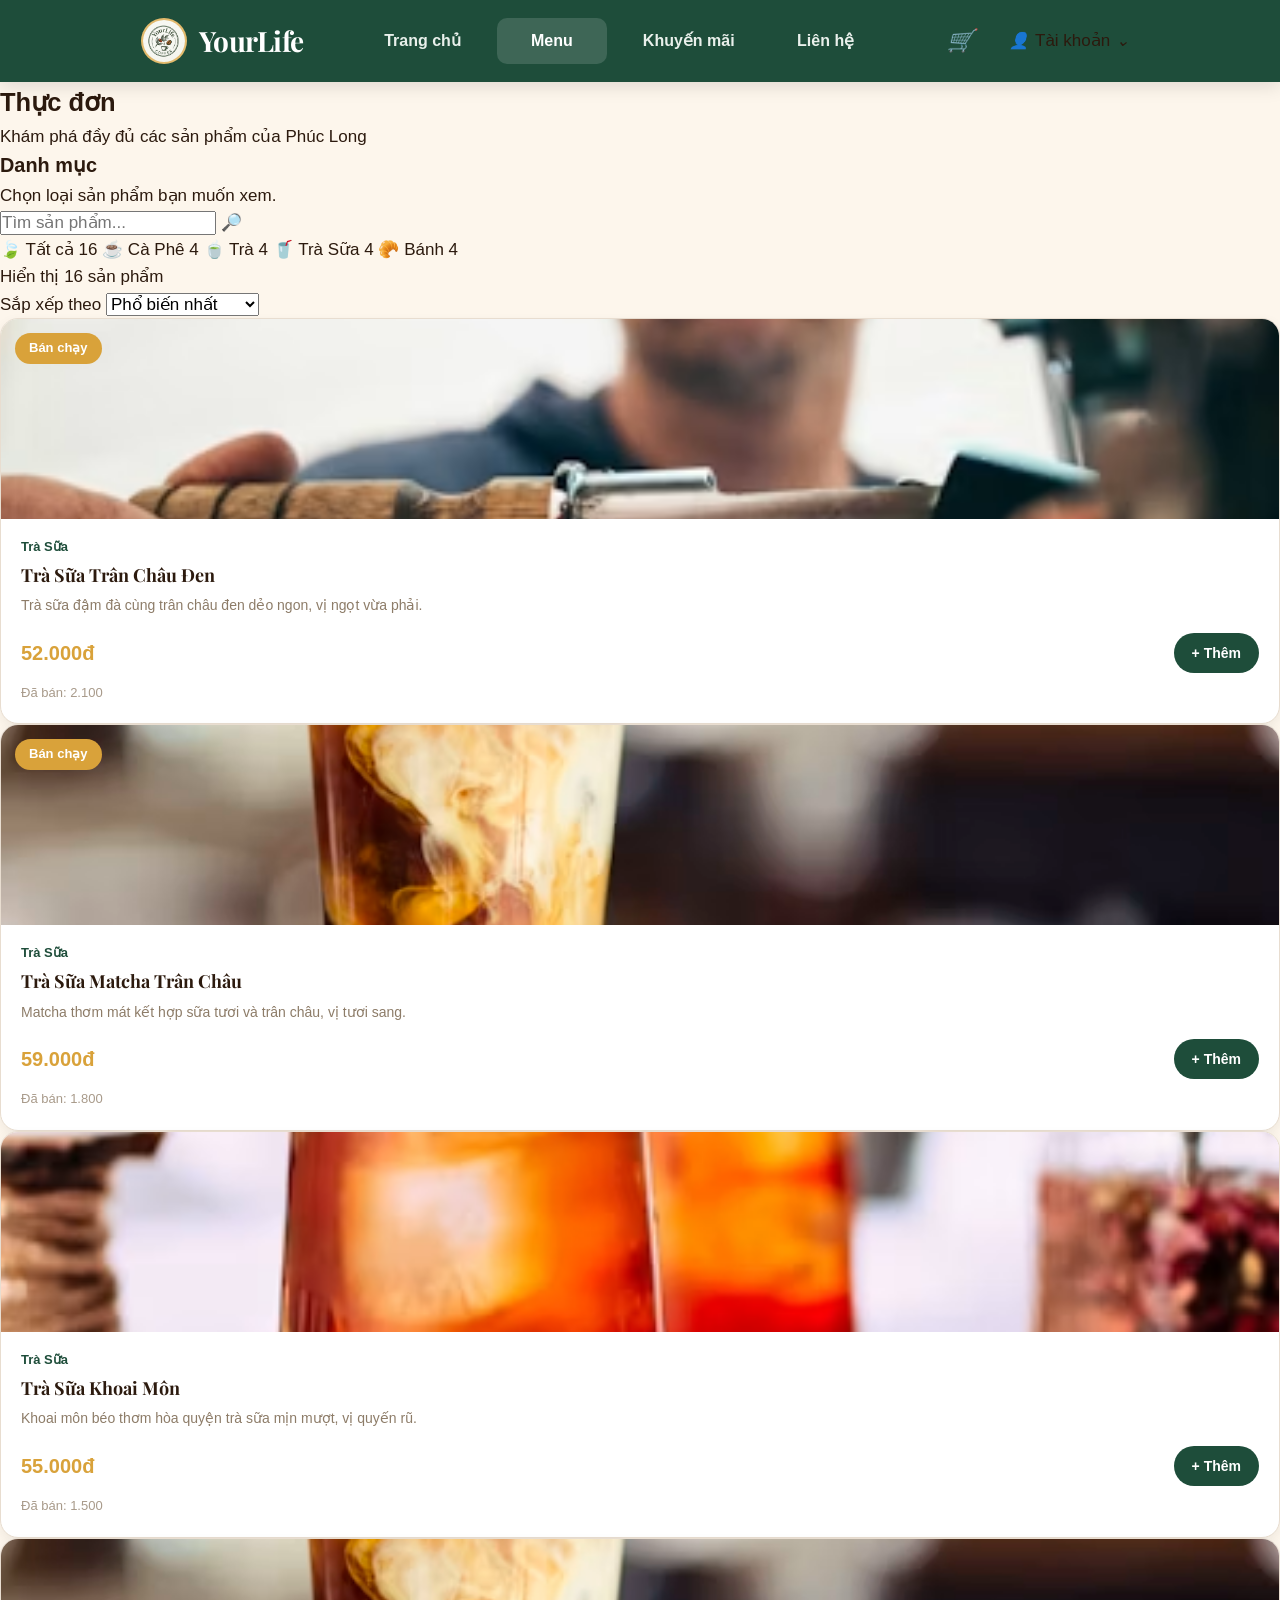
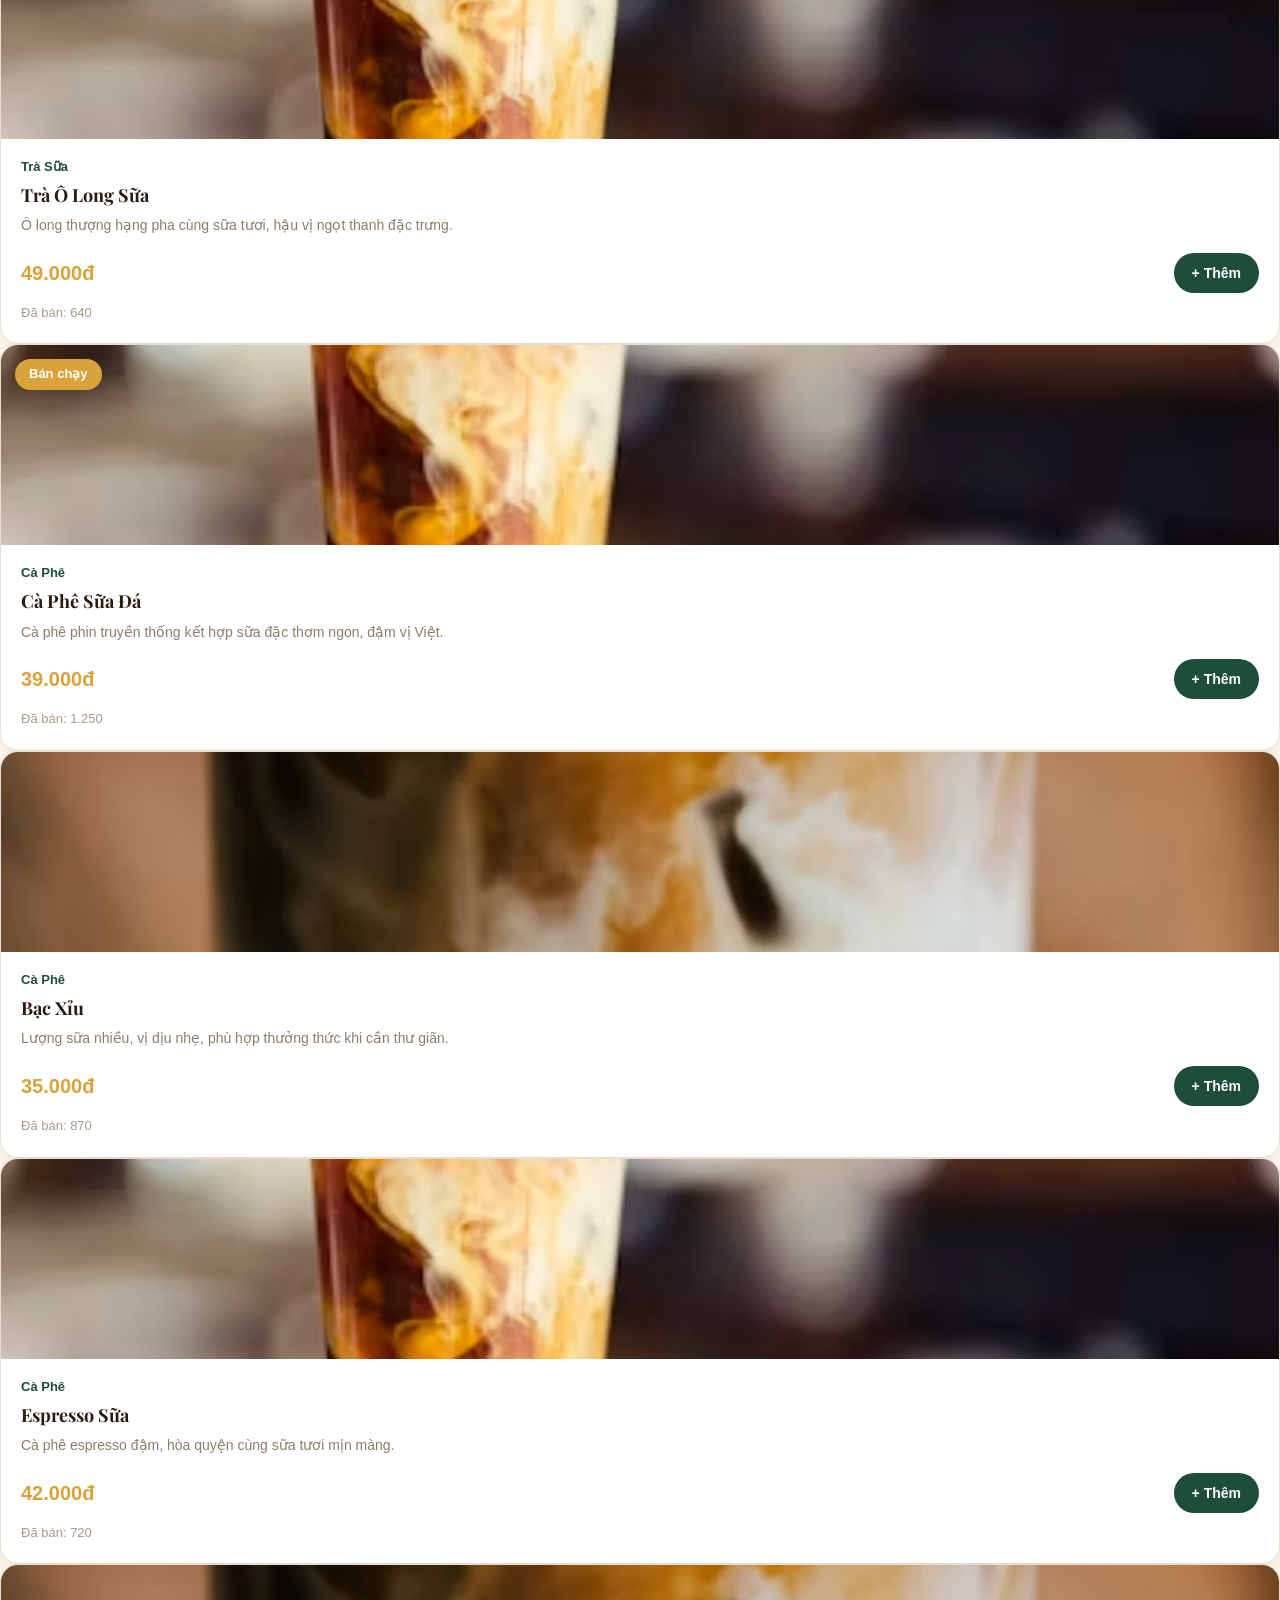
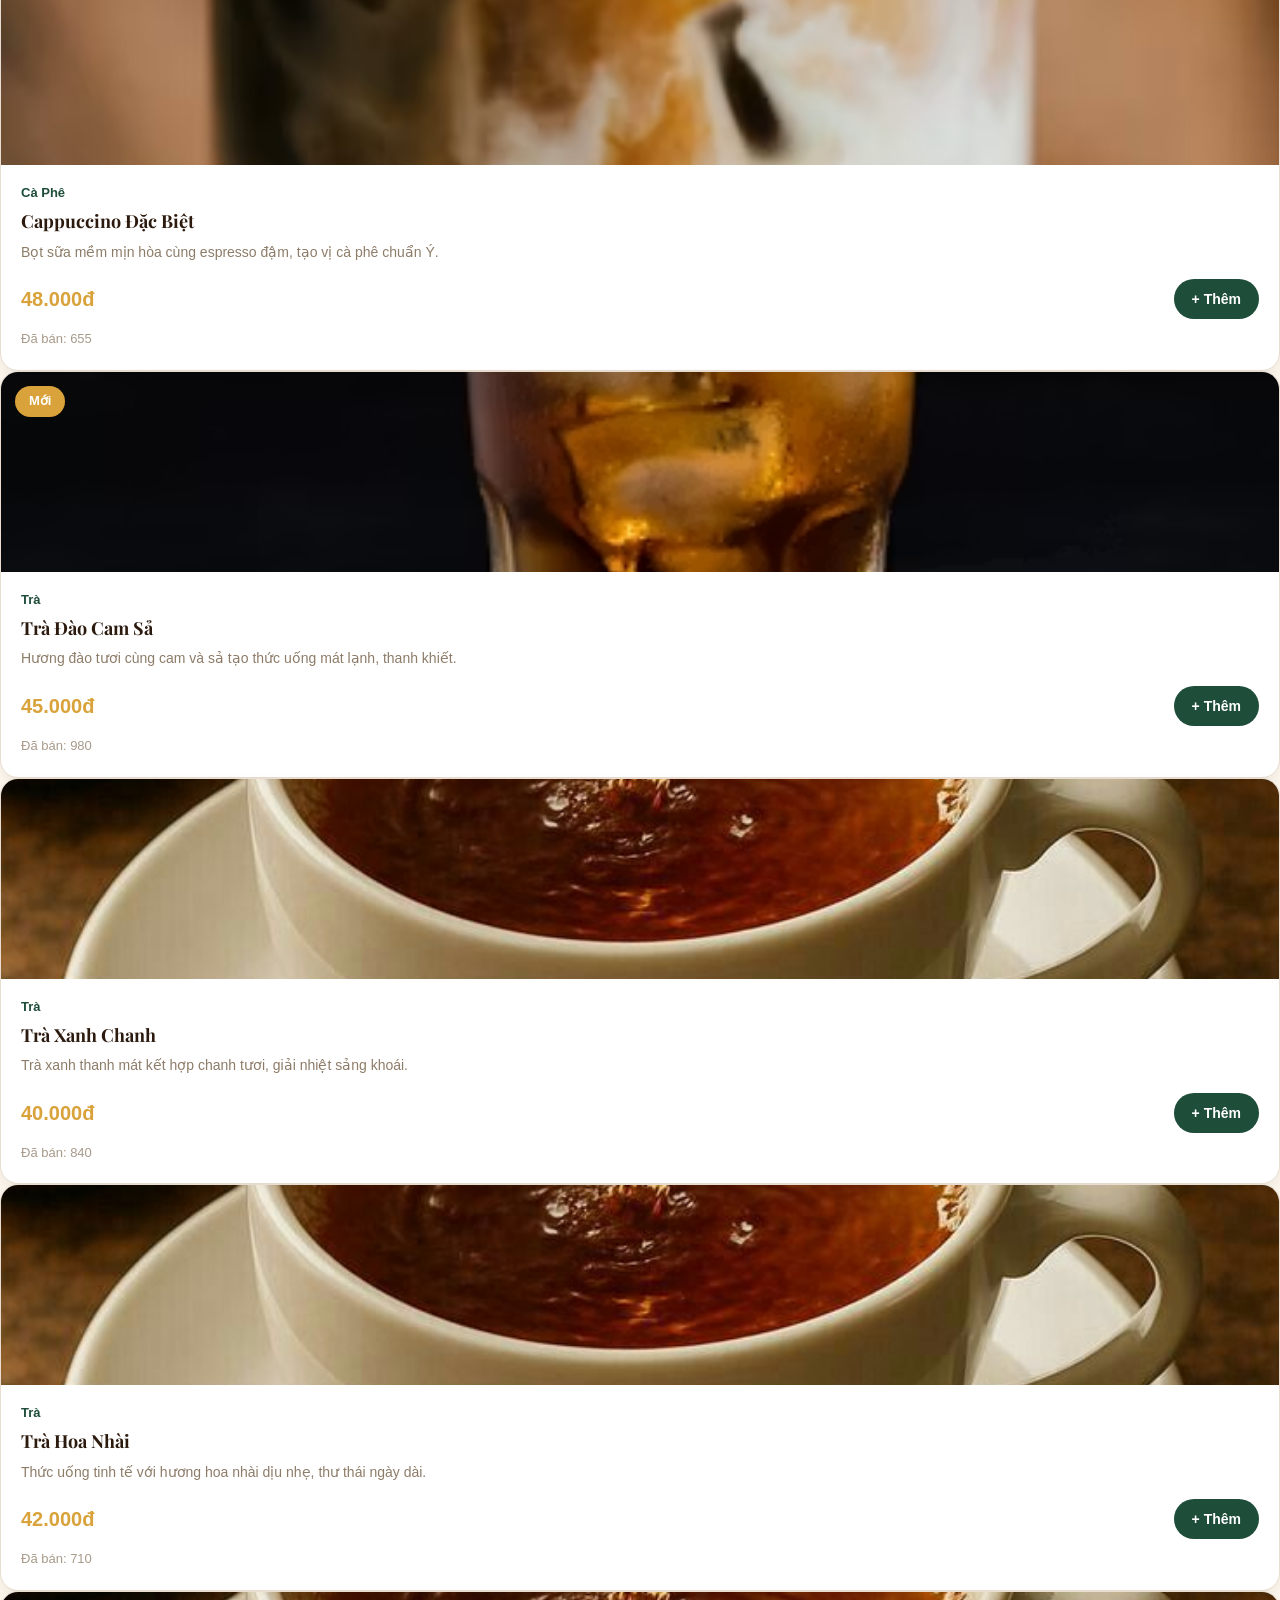
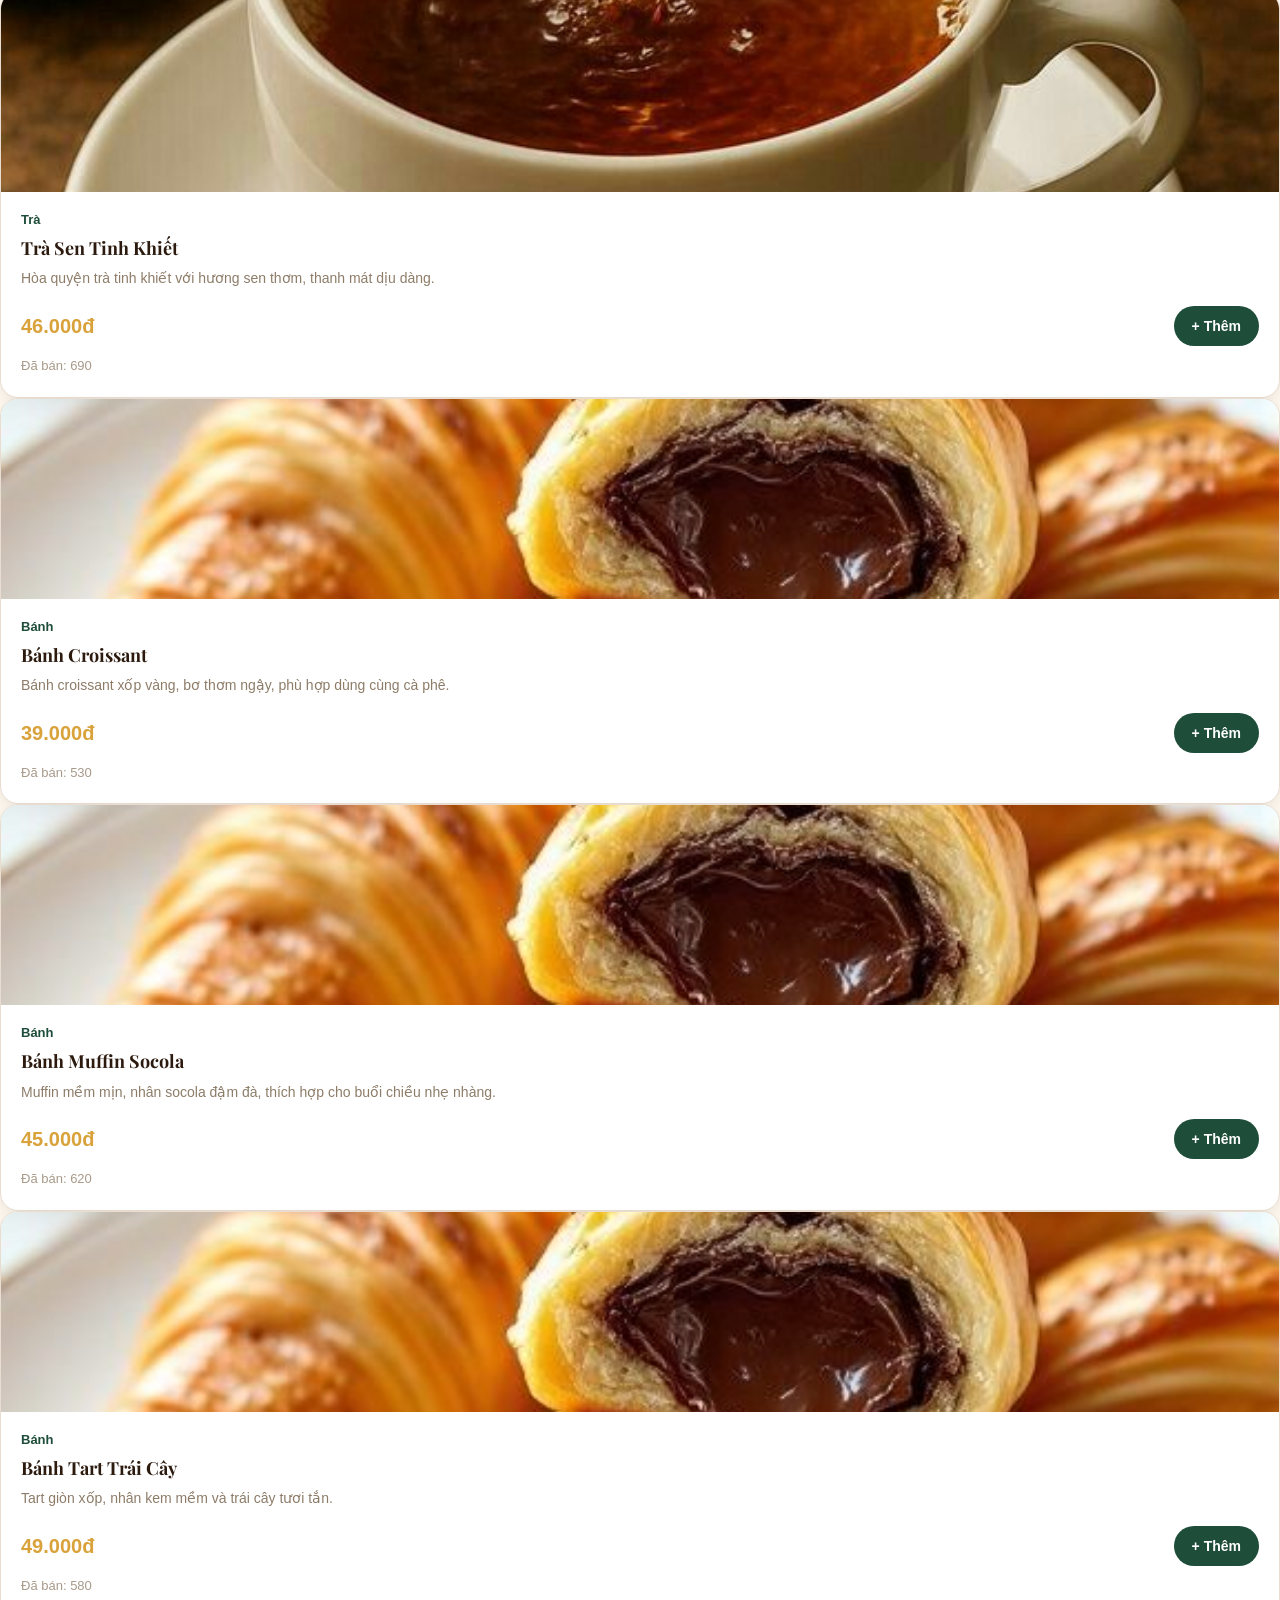
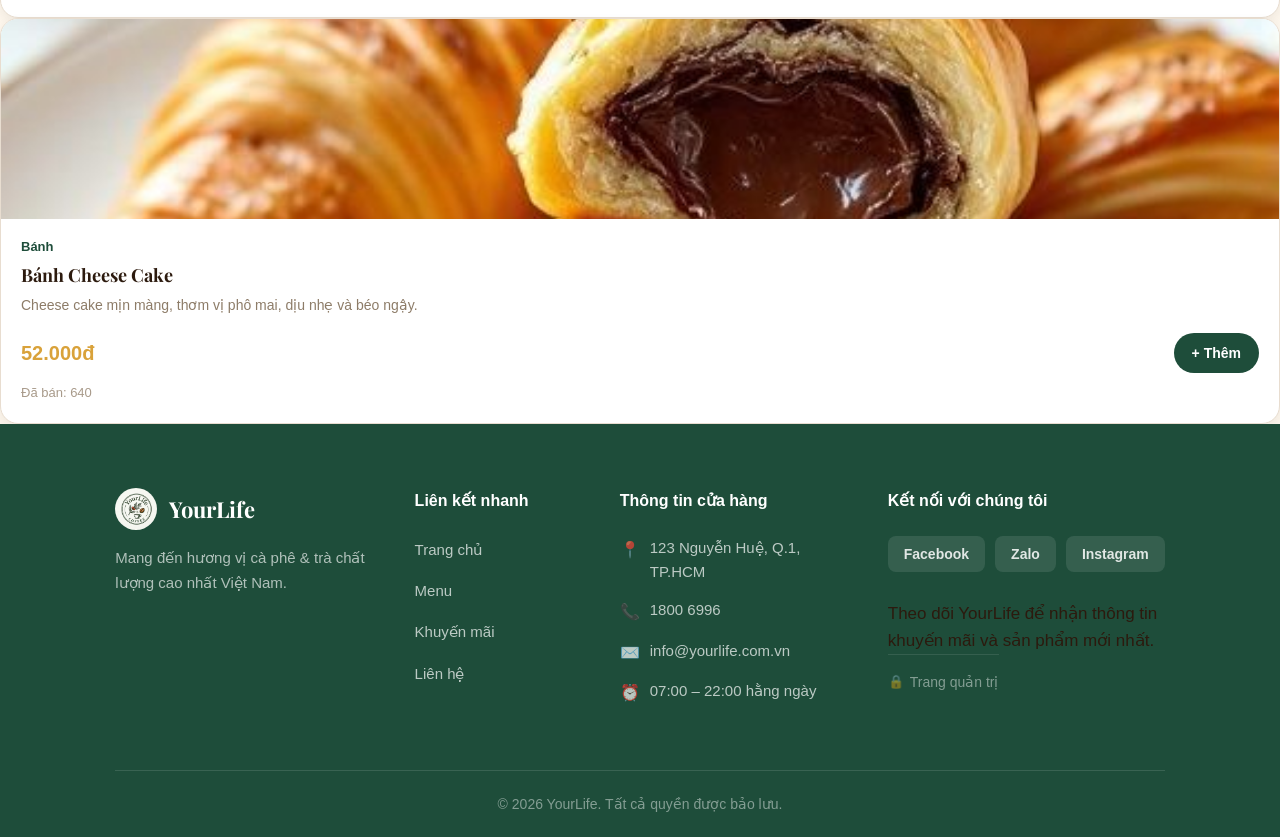
<file: Menu.html>
<!doctype html>
<html lang="vi">
  <head>
    <meta charset="UTF-8" />
    <meta name="viewport" content="width=device-width, initial-scale=1.0" />
    <title>YourLife Coffee - Menu</title>
    
    <link rel="stylesheet" href="./assets/css/style.css" />
  </head>
  <body id="top">
    <header class="header">
      <a href="./index.html" target="_self" class="header-brand">
        <div class="brand-icon">
          <img src="./assets/images/logo.jpg" alt="YourLife Coffee" />
        </div>
        <span class="brand-name">YourLife</span>
      </a>
      <nav class="navbar">
        <ul class="nav">
          <li class="nav-item"><a href="./index.html" class="nav-link">Trang chủ</a></li>
          <li class="nav-item"><a href="./Menu.html" class="nav-link active">Menu</a></li>
          <li class="nav-item"><a href="./pages/khuyenmai.html" class="nav-link">Khuyến mãi</a></li>
          <li class="nav-item"><a href="./pages/lienhe.html" class="nav-link">Liên hệ</a></li>
        </ul>
      </nav>
      <div class="header-action">
        <a href="./pages/cart.html" class="cart">
          <i class="icon-cart"></i>
          <span class="cart-count hidden" id="cartCount">0</span>
        </a>
        <button class="account">
          <i class="icon-user"></i>
          <span>Tài khoản</span>
          <i class="icon-char"></i>
        </button>
      </div>
    </header>

    <main>
      <section class="menu-hero">
        <div class="menu-hero-inner">
          <div class="menu-title-group">
            
            <h1 class="menu-heading">Thực đơn</h1>
            <p class="menu-desc">Khám phá đầy đủ các sản phẩm của Phúc Long</p>
            <div class="menu-hero-actions">
             
       
            </div>
          </div>
        </div>
      </section>

      <section class="menu-layout" id="menu-panel">
        <aside class="menu-sidebar">
          <h3>Danh mục</h3>
          <p>Chọn loại sản phẩm bạn muốn xem.</p>
          <div class="menu-search">
            <input id="product-search" type="search" placeholder="Tìm sản phẩm..." />
            <span class="icon-search">🔎</span>
          </div>
        <div class="menu-categories">

    <a href="#" class="menu-category-link active" data-category="all">
        <span class="menu-category-name">
            <span class="menu-category-icon">🍃</span>
            Tất cả
        </span>
        <span class="menu-category-count">16</span>
    </a>

    <a href="#" class="menu-category-link" data-category="cafe">
        <span class="menu-category-name">
            <span class="menu-category-icon">☕</span>
            Cà Phê
        </span>
        <span class="menu-category-count">4</span>
    </a>

    <a href="#" class="menu-category-link" data-category="tra">
        <span class="menu-category-name">
            <span class="menu-category-icon">🍵</span>
            Trà
        </span>
        <span class="menu-category-count">4</span>
    </a>

    <a href="#" class="menu-category-link" data-category="trasua">
        <span class="menu-category-name">
            <span class="menu-category-icon">🥤</span>
            Trà Sữa
        </span>
        <span class="menu-category-count">4</span>
    </a>

    <a href="#" class="menu-category-link" data-category="banh">
        <span class="menu-category-name">
            <span class="menu-category-icon">🥐</span>
            Bánh
        </span>
        <span class="menu-category-count">4</span>
    </a>

</div>
          </div>
        </aside>

        <div class="menu-panel">
          <div class="menu-content-header">
            <div class="menu-results">Hiển thị 16 sản phẩm</div>
            <div class="menu-sort">
              <label for="sort">Sắp xếp theo</label>
              <select id="sort">
                <option value="popular">Phổ biến nhất</option>
                <option value="low-high">Giá thấp đến cao</option>
                <option value="high-low">Giá cao đến thấp</option>
                <option value="newest">Mới nhất</option>
              </select>
            </div>
          </div>

          <div class="product-grid">
            <div class="product-card" data-category="trasua" data-name="Trà Sữa Trân Châu Đen">
              <div class="product-image-wrap">
                <img src="./assets/images/menu/trasuatranchauden.avif" alt="Trà Sữa Trân Châu Đen" />
                <span class="product-badge ban-chay">Bán chạy</span>
              </div>
              <div class="product-body">
                <span class="product-category">Trà Sữa</span>
                <h3 class="product-name">Trà Sữa Trân Châu Đen</h3>
                <p class="product-desc">Trà sữa đậm đà cùng trân châu đen dẻo ngon, vị ngọt vừa phải.</p>
                <div class="product-footer">
                  <span class="product-price">52.000đ</span>
                  <button class="btn-add">+ Thêm</button>
                </div>
                <p class="product-sold">Đã bán: 2.100</p>
              </div>
            </div>
            <div class="product-card" data-category="trasua" data-name="Trà Sữa Matcha Trân Châu">
              <div class="product-image-wrap">
                <img src="./assets/images/menu/trasua.avif" alt="Trà Sữa Matcha Trân Châu" />
                <span class="product-badge ban-chay">Bán chạy</span>
              </div>
              <div class="product-body">
                <span class="product-category">Trà Sữa</span>
                <h3 class="product-name">Trà Sữa Matcha Trân Châu</h3>
                <p class="product-desc">Matcha thơm mát kết hợp sữa tươi và trân châu, vị tươi sang.</p>
                <div class="product-footer">
                  <span class="product-price">59.000đ</span>
                  <button class="btn-add">+ Thêm</button>
                </div>
                <p class="product-sold">Đã bán: 1.800</p>
              </div>
            </div>
            <div class="product-card" data-category="trasua" data-name="Trà Sữa Khoai Môn">
              <div class="product-image-wrap">
                <img src="./assets/images/menu/truasuakhoaimon.avif" alt="Trà Sữa Khoai Môn" />
              </div>
              <div class="product-body">
                <span class="product-category">Trà Sữa</span>
                <h3 class="product-name">Trà Sữa Khoai Môn</h3>
                <p class="product-desc">Khoai môn béo thơm hòa quyện trà sữa mịn mượt, vị quyến rũ.</p>
                <div class="product-footer">
                  <span class="product-price">55.000đ</span>
                  <button class="btn-add">+ Thêm</button>
                </div>
                <p class="product-sold">Đã bán: 1.500</p>
              </div>
            </div>
            <div class="product-card" data-category="trasua" data-name="Trà Ô Long Sữa">
              <div class="product-image-wrap">
                <img src="./assets/images/menu/trasua.avif" alt="Trà Ô Long Sữa" />
              </div>
              <div class="product-body">
                <span class="product-category">Trà Sữa</span>
                <h3 class="product-name">Trà Ô Long Sữa</h3>
                <p class="product-desc">Ô long thượng hạng pha cùng sữa tươi, hậu vị ngọt thanh đặc trưng.</p>
                <div class="product-footer">
                  <span class="product-price">49.000đ</span>
                  <button class="btn-add">+ Thêm</button>
                </div>
                <p class="product-sold">Đã bán: 640</p>
              </div>
            </div>
            
            <div class="product-card" data-category="cafe" data-name="Cà Phê Sữa Đá">
              <div class="product-image-wrap">
                <img src="./assets/images/menu/cafesuada.avif" alt="Cà Phê Sữa Đá" />
                <span class="product-badge ban-chay">Bán chạy</span>
              </div>
              <div class="product-body">
                <span class="product-category">Cà Phê</span>
                <h3 class="product-name">Cà Phê Sữa Đá</h3>
                <p class="product-desc">Cà phê phin truyền thống kết hợp sữa đặc thơm ngon, đậm vị Việt.</p>
                <div class="product-footer">
                  <span class="product-price">39.000đ</span>
                  <button class="btn-add">+ Thêm</button>
                </div>
                <p class="product-sold">Đã bán: 1.250</p>
              </div>
            </div>
            <div class="product-card" data-category="cafe" data-name="Bạc Xỉu">
              <div class="product-image-wrap">
                <img src="./assets/images/menu/bacxiu.avif" alt="Bạc Xỉu" />
              </div>
              <div class="product-body">
                <span class="product-category">Cà Phê</span>
                <h3 class="product-name">Bạc Xỉu</h3>
                <p class="product-desc">Lượng sữa nhiều, vị dịu nhẹ, phù hợp thưởng thức khi cần thư giãn.</p>
                <div class="product-footer">
                  <span class="product-price">35.000đ</span>
                  <button class="btn-add">+ Thêm</button>
                </div>
                <p class="product-sold">Đã bán: 870</p>
              </div>
            </div>
            <div class="product-card" data-category="cafe" data-name="Espresso Sữa">
              <div class="product-image-wrap">
                <img src="./assets/images/menu/cafesuada.avif" alt="Espresso Sữa" />
              </div>
              <div class="product-body">
                <span class="product-category">Cà Phê</span>
                <h3 class="product-name">Espresso Sữa</h3>
                <p class="product-desc">Cà phê espresso đậm, hòa quyện cùng sữa tươi mịn màng.</p>
                <div class="product-footer">
                  <span class="product-price">42.000đ</span>
                  <button class="btn-add">+ Thêm</button>
                </div>
                <p class="product-sold">Đã bán: 720</p>
              </div>
            </div>
            <div class="product-card" data-category="cafe" data-name="Cappuccino Đặc Biệt">
              <div class="product-image-wrap">
                <img src="./assets/images/menu/bacxiu.avif" alt="Cappuccino Đặc Biệt" />
              </div>
              <div class="product-body">
                <span class="product-category">Cà Phê</span>
                <h3 class="product-name">Cappuccino Đặc Biệt</h3>
                <p class="product-desc">Bọt sữa mềm mịn hòa cùng espresso đậm, tạo vị cà phê chuẩn Ý.</p>
                <div class="product-footer">
                  <span class="product-price">48.000đ</span>
                  <button class="btn-add">+ Thêm</button>
                </div>
                <p class="product-sold">Đã bán: 655</p>
              </div>
            </div>
            <div class="product-card" data-category="tra" data-name="Trà Đào Cam Sả">
              <div class="product-image-wrap">
                <img src="./assets/images/menu/tradaocamxa.avif" alt="Trà Đào Cam Sả" />
                <span class="product-badge moi">Mới</span>
              </div>
              <div class="product-body">
                <span class="product-category">Trà</span>
                <h3 class="product-name">Trà Đào Cam Sả</h3>
                <p class="product-desc">Hương đào tươi cùng cam và sả tạo thức uống mát lạnh, thanh khiết.</p>
                <div class="product-footer">
                  <span class="product-price">45.000đ</span>
                  <button class="btn-add">+ Thêm</button>
                </div>
                <p class="product-sold">Đã bán: 980</p>
              </div>
            </div>
            <div class="product-card" data-category="tra" data-name="Trà Xanh Chanh">
              <div class="product-image-wrap">
                <img src="./assets/images/trà.jpg" alt="Trà Xanh Chanh" />
              </div>
              <div class="product-body">
                <span class="product-category">Trà</span>
                <h3 class="product-name">Trà Xanh Chanh</h3>
                <p class="product-desc">Trà xanh thanh mát kết hợp chanh tươi, giải nhiệt sảng khoái.</p>
                <div class="product-footer">
                  <span class="product-price">40.000đ</span>
                  <button class="btn-add">+ Thêm</button>
                </div>
                <p class="product-sold">Đã bán: 840</p>
              </div>
            </div>
            <div class="product-card" data-category="tra" data-name="Trà Hoa Nhài">
              <div class="product-image-wrap">
                <img src="./assets/images/trà.jpg" alt="Trà Hoa Nhài" />
              </div>
              <div class="product-body">
                <span class="product-category">Trà</span>
                <h3 class="product-name">Trà Hoa Nhài</h3>
                <p class="product-desc">Thức uống tinh tế với hương hoa nhài dịu nhẹ, thư thái ngày dài.</p>
                <div class="product-footer">
                  <span class="product-price">42.000đ</span>
                  <button class="btn-add">+ Thêm</button>
                </div>
                <p class="product-sold">Đã bán: 710</p>
              </div>
            </div>
            <div class="product-card" data-category="tra" data-name="Trà Sen Tinh Khiết">
              <div class="product-image-wrap">
                <img src="./assets/images/trà.jpg" alt="Trà Sen Tinh Khiết" />
              </div>
              <div class="product-body">
                <span class="product-category">Trà</span>
                <h3 class="product-name">Trà Sen Tinh Khiết</h3>
                <p class="product-desc">Hòa quyện trà tinh khiết với hương sen thơm, thanh mát dịu dàng.</p>
                <div class="product-footer">
                  <span class="product-price">46.000đ</span>
                  <button class="btn-add">+ Thêm</button>
                </div>
                <p class="product-sold">Đã bán: 690</p>
              </div>
            </div>
            <div class="product-card" data-category="banh" data-name="Bánh Croissant">
              <div class="product-image-wrap">
                <img src="./assets/images/bánh.jpg" alt="Bánh Croissant" />
              </div>
              <div class="product-body">
                <span class="product-category">Bánh</span>
                <h3 class="product-name">Bánh Croissant</h3>
                <p class="product-desc">Bánh croissant xốp vàng, bơ thơm ngậy, phù hợp dùng cùng cà phê.</p>
                <div class="product-footer">
                  <span class="product-price">39.000đ</span>
                  <button class="btn-add">+ Thêm</button>
                </div>
                <p class="product-sold">Đã bán: 530</p>
              </div>
            </div>
            <div class="product-card" data-category="banh" data-name="Bánh Muffin Socola">
              <div class="product-image-wrap">
                <img src="./assets/images/bánh.jpg" alt="Bánh Muffin Socola" />
              </div>
              <div class="product-body">
                <span class="product-category">Bánh</span>
                <h3 class="product-name">Bánh Muffin Socola</h3>
                <p class="product-desc">Muffin mềm mịn, nhân socola đậm đà, thích hợp cho buổi chiều nhẹ nhàng.</p>
                <div class="product-footer">
                  <span class="product-price">45.000đ</span>
                  <button class="btn-add">+ Thêm</button>
                </div>
                <p class="product-sold">Đã bán: 620</p>
              </div>
            </div>
            <div class="product-card" data-category="banh" data-name="Bánh Tart Trái Cây">
              <div class="product-image-wrap">
                <img src="./assets/images/bánh.jpg" alt="Bánh Tart Trái Cây" />
              </div>
              <div class="product-body">
                <span class="product-category">Bánh</span>
                <h3 class="product-name">Bánh Tart Trái Cây</h3>
                <p class="product-desc">Tart giòn xốp, nhân kem mềm và trái cây tươi tắn.</p>
                <div class="product-footer">
                  <span class="product-price">49.000đ</span>
                  <button class="btn-add">+ Thêm</button>
                </div>
                <p class="product-sold">Đã bán: 580</p>
              </div>
            </div>
            <div class="product-card" data-category="banh" data-name="Bánh Cheese Cake">
              <div class="product-image-wrap">
                <img src="./assets/images/bánh.jpg" alt="Bánh Cheese Cake" />
              </div>
              <div class="product-body">
                <span class="product-category">Bánh</span>
                <h3 class="product-name">Bánh Cheese Cake</h3>
                <p class="product-desc">Cheese cake mịn màng, thơm vị phô mai, dịu nhẹ và béo ngậy.</p>
                <div class="product-footer">
                  <span class="product-price">52.000đ</span>
                  <button class="btn-add">+ Thêm</button>
                </div>
                <p class="product-sold">Đã bán: 640</p>
              </div>
            </div>
          </div>
        </div>
      </section>
    </main>

    <footer class="footer">
      <div class="footer-main">
        <div class="footer-brand">
          <div class="footer-brand-icon">
            <img src="./assets/images/logo.jpg" alt="YourLife" />
          </div>
          <span class="footer-brand-name">YourLife</span>
        </div>
        <p class="footer-tagline">
          Mang đến hương vị cà phê & trà chất lượng cao nhất Việt Nam.
        </p>
      </div>
      <div class="footer-link">
        <h3 class="footer-heading">Liên kết nhanh</h3>
        <ul>
          <li><a href="./index.html">Trang chủ</a></li>
          <li><a href="./Menu.html">Menu</a></li>
          <li><a href="#">Khuyến mãi</a></li>
          <li><a href="./pages/contact.html">Liên hệ</a></li>
        </ul>
      </div>
      <div class="footer-link">
        <h3 class="footer-heading">Thông tin cửa hàng</h3>
        <div class="footer-info-list">
          <div class="footer-info-item">
            <span class="fi-icon">📍</span>
            <span>123 Nguyễn Huệ, Q.1, TP.HCM</span>
          </div>
          <div class="footer-info-item">
            <span class="fi-icon">📞</span>
            <span>1800 6996</span>
          </div>
          <div class="footer-info-item">
            <span class="fi-icon">✉️</span>
            <span>info@yourlife.com.vn</span>
          </div>
          <div class="footer-info-item">
            <span class="fi-icon">⏰</span>
            <span>07:00 – 22:00 hằng ngày</span>
          </div>
        </div>
      </div>
      <div>
        <h3 class="footer-heading">Kết nối với chúng tôi</h3>
        <div class="footer-social">
          <a class="social-btn" href="#">Facebook</a>
          <a class="social-btn" href="#">Zalo</a>
          <a class="social-btn" href="#">Instagram</a>
        </div>
        <p class="footer-contact-desc">
          Theo dõi YourLife để nhận thông tin khuyến mãi và sản phẩm mới nhất.
        </p>
        <a href="#" class="footer-admin">Trang quản trị</a>
      </div>
      <div class="footer-bottom">
        <p class="footer-copyright">© 2026 YourLife. Tất cả quyền được bảo lưu.</p>
      </div>
    </footer>
    
    <script>
      const categoryLinks = document.querySelectorAll('.menu-category-link');
      const productGrid = document.querySelector('.product-grid');
      const productCards = Array.from(document.querySelectorAll('.product-card'));
      const resultsText = document.querySelector('.menu-results');
      const searchInput = document.getElementById('product-search');
      const sortSelect = document.getElementById('sort');
      let currentCategory = 'all';
      let currentQuery = '';
      let currentSort = 'popular';
      const originalOrder = productCards.slice();

      function parsePrice(card) {
        const priceText = card.querySelector('.product-price')?.textContent || '';
        return Number(priceText.replace(/[^0-9]/g, '')) || 0;
      }

      function sortVisibleCards(visibleCards, sortType) {
        const sortedCards = visibleCards.slice();
        if (sortType === 'low-high') {
          sortedCards.sort((a, b) => parsePrice(a) - parsePrice(b));
        } else if (sortType === 'high-low') {
          sortedCards.sort((a, b) => parsePrice(b) - parsePrice(a));
        } else if (sortType === 'newest') {
          sortedCards.sort((a, b) => originalOrder.indexOf(a) - originalOrder.indexOf(b));
        }
        sortedCards.forEach(card => productGrid.appendChild(card));
      }

      function updateProducts() {
        const normalizedQuery = currentQuery.trim().toLowerCase();
        const visibleCards = [];
        productCards.forEach(card => {
          const cardCategory = card.dataset.category;
          const cardName = card.dataset.name.toLowerCase();
          const matchesCategory = currentCategory === 'all' || cardCategory === currentCategory;
          const matchesSearch = !normalizedQuery || cardName.includes(normalizedQuery);
          const shouldShow = matchesCategory && matchesSearch;
          card.style.display = shouldShow ? '' : 'none';
          if (shouldShow) visibleCards.push(card);
        });
        resultsText.textContent = `Hiển thị ${visibleCards.length} sản phẩm`;
        sortVisibleCards(visibleCards, currentSort);
      }

      categoryLinks.forEach(link => {
        link.addEventListener('click', event => {
          event.preventDefault();
          categoryLinks.forEach(item => item.classList.remove('active'));
          link.classList.add('active');
          currentCategory = link.dataset.category;
          updateProducts();
        });
      });

      searchInput.addEventListener('input', () => {
        currentQuery = searchInput.value;
        updateProducts();
      });

      sortSelect.addEventListener('change', () => {
        currentSort = sortSelect.value;
        updateProducts();
      });

      const cartCountElem = document.getElementById('cartCount');
      let cartItems = JSON.parse(localStorage.getItem('coffeeCart') || '[]');

      function saveCart() {
        localStorage.setItem('coffeeCart', JSON.stringify(cartItems));
      }

      function updateCartCount() {
        const totalQty = cartItems.reduce((count, item) => count + item.quantity, 0);
        cartCountElem.textContent = totalQty;
        if (totalQty > 0) {
          cartCountElem.classList.remove('hidden');
        } else {
          cartCountElem.classList.add('hidden');
        }
      }

      function addProductToCart(card, button) {
        const name = card.dataset.name;
        const price = parsePrice(card);
        const image = card.querySelector('img')?.src || '';
        const existingItem = cartItems.find(item => item.name === name);

        if (existingItem) {
          existingItem.quantity += 1;
        } else {
          cartItems.push({ name, price, quantity: 1, image });
        }

        saveCart();
        updateCartCount();

        if (button) {
          const originalHTML = button.innerHTML;
          button.disabled = true;
          button.classList.add('btn-added');
          button.innerHTML = '✓ Đã thêm';
          setTimeout(() => {
            button.classList.remove('btn-added');
            button.innerHTML = originalHTML;
            button.disabled = false;
          }, 1500);
        }
      }

      document.querySelectorAll('.btn-add').forEach(button => {
        button.addEventListener('click', () => {
          const card = button.closest('.product-card');
          if (card) {
            addProductToCart(card, button);
          }
        });
      });

      updateCartCount();
      updateProducts();
    </script>
  <script src="./assets/js/account-dropdown.js"></script>
</body>
</html>
</file>
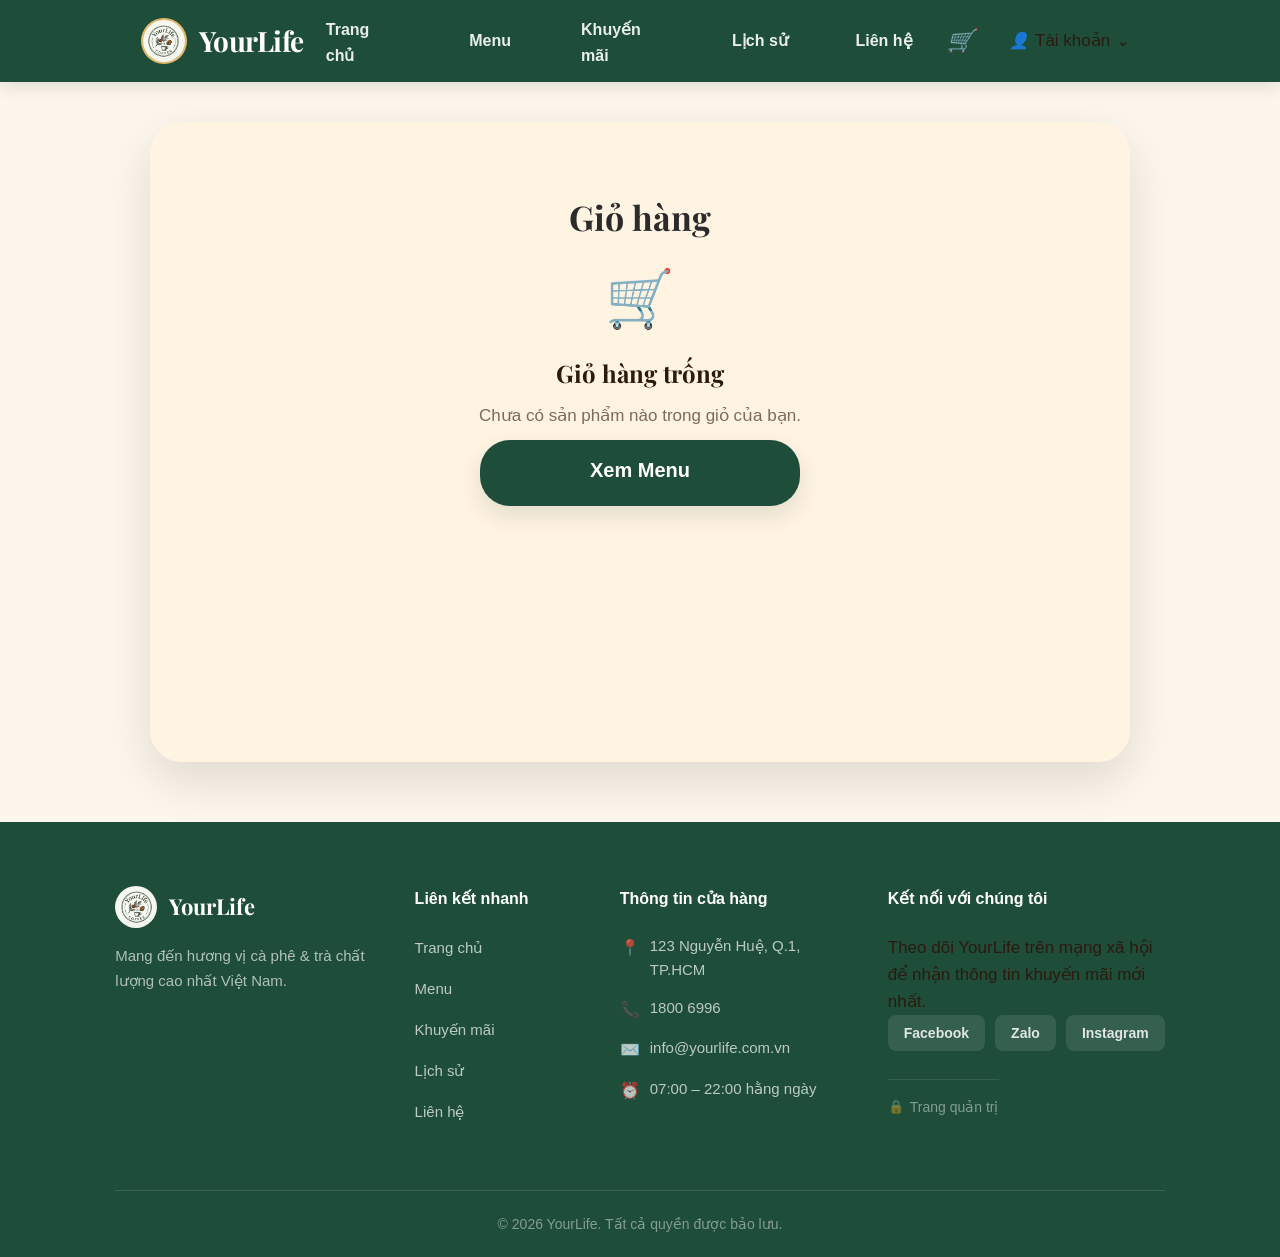
<file: pages/cart.html>
<!doctype html>
<html lang="vi">
  <head>
    <meta charset="UTF-8" />
    <meta name="viewport" content="width=device-width, initial-scale=1.0" />
    <title>YourLife Coffee - Giỏ hàng</title>
    <link rel="stylesheet" href="../assets/css/style.css" />
    <link rel="stylesheet" href="../assets/css/pages/cart.css" />
  </head>
  <body>
    <header class="header">
      <a href="../index.html" class="header-brand">
        <div class="brand-icon">
          <img src="../assets/images/trangchu/logo.jpg" alt="YourLife Coffee" />
        </div>
        <span class="brand-name">YourLife</span>
      </a>
      <nav class="navbar">
        <ul class="nav">
          <li class="nav-item">
            <a href="../index.html" class="nav-link">Trang chủ</a>
          </li>
          <li class="nav-item">
            <a href="./menu.html" class="nav-link">Menu</a>
          </li>
          <li class="nav-item">
            <a href="./khuyenmai.html" class="nav-link">Khuyến mãi</a>
          </li>
          <li class="nav-item">
            <a href="./lichsu.html" class="nav-link">Lịch sử</a>
          </li>
          <li class="nav-item">
            <a href="./lienhe.html" class="nav-link">Liên hệ</a>
          </li>
        </ul>
      </nav>
      <div class="header-action">
        <a href="./menu.html" class="cart"><i class="icon-cart"></i></a>
        <button class="account">
          <i class="icon-user"></i>
          <span>Tài khoản</span>
          <i class="icon-char"></i>
        </button>
      </div>
    </header>

    <main class="cart-page">
      <div class="cart-shell">
        <div class="cart-shell-header"></div>
        <div class="cart-container" id="cartContainer">
          <section class="cart-main" id="cartMain">
            <div class="cart-empty" id="cartEmpty">
              <h1>Giỏ hàng</h1>
              <span class="cart-empty-icon">🛒</span>
              <h2>Giỏ hàng trống</h2>
              <p>Chưa có sản phẩm nào trong giỏ của bạn.</p>
              <a href="./menu.html" class="btn-primary cart-empty-btn"
                >Xem Menu</a
              >
            </div>
            <div class="cart-items hidden" id="cartItems"></div>
          </section>

          <aside class="cart-summary-box" id="cartSummaryBox">
            <h3>Tóm tắt đơn hàng</h3>
            <div class="summary-list">
              <div id="summaryItems" class="summary-items"></div>
              <div class="cart-summary-line">
                <span>Thành tiền</span>
                <strong id="summaryPrice">0đ</strong>
              </div>
            </div>
            <div class="cart-summary-total">
              <span>Tổng Tiền</span>
              <strong id="summaryTotal">0đ</strong>
            </div>
            <button class="btn-checkout" id="checkoutBtn">
              Tiến hành đặt hàng →
            </button>
            <a href="./menu.html" class="cart-continue-link"
              >← Tiếp tục mua sắm</a
            >
            <button class="btn-outline btn-full" id="clearCartBtn">
              Xóa tất cả
            </button>
          </aside>
        </div>
      </div>
    </main>

    <footer class="footer">
      <div class="footer-main">
        <div class="footer-brand">
          <div class="footer-brand-icon">
            <img src="../assets/images/trangchu/logo.jpg" alt="YourLife" />
          </div>
          <span class="footer-brand-name">YourLife</span>
        </div>
        <p class="footer-tagline">
          Mang đến hương vị cà phê & trà chất lượng cao nhất Việt Nam.
        </p>
      </div>
      <div class="footer-link">
        <h3 class="footer-heading">Liên kết nhanh</h3>
        <ul>
          <li><a href="../index.html">Trang chủ</a></li>
          <li><a href="./menu.html">Menu</a></li>
          <li><a href="./khuyenmai.html">Khuyến mãi</a></li>
          <li><a href="./lichsu.html">Lịch sử</a></li>
          <li><a href="./lienhe.html">Liên hệ</a></li>
        </ul>
      </div>
      <div class="footer-link">
        <h3 class="footer-heading">Thông tin cửa hàng</h3>
        <div class="footer-info-list">
          <div class="footer-info-item">
            <span class="fi-icon">📍</span>
            <span>123 Nguyễn Huệ, Q.1, TP.HCM</span>
          </div>
          <div class="footer-info-item">
            <span class="fi-icon">📞</span>
            <span>1800 6996</span>
          </div>
          <div class="footer-info-item">
            <span class="fi-icon">✉️</span>
            <span>info@yourlife.com.vn</span>
          </div>
          <div class="footer-info-item">
            <span class="fi-icon">⏰</span>
            <span>07:00 – 22:00 hằng ngày</span>
          </div>
        </div>
      </div>
      <div class="footer-contact">
        <h3 class="footer-heading">Kết nối với chúng tôi</h3>
        <p class="footer-contact-desc">
          Theo dõi YourLife trên mạng xã hội để nhận thông tin khuyến mãi mới
          nhất.
        </p>
        <div class="footer-social">
          <a
            href="https://www.facebook.com/?locale=vi_VN"
            target="_blank"
            class="social-btn"
            >Facebook</a
          >
          <a
            href="https://id.zalo.me/account?continue=https%3A%2F%2Fchat.zalo.me%2F"
            target="_blank"
            class="social-btn"
            >Zalo</a
          >
          <a
            href="https://www.instagram.com/"
            target="_blank"
            class="social-btn"
            >Instagram</a
          >
        </div>
        <a href="" class="footer-admin">Trang quản trị</a>
      </div>
      <div class="footer-bottom">
        <p class="footer-copyright">
          © 2026 YourLife. Tất cả quyền được bảo lưu.
        </p>
      </div>
    </footer>

    <script src="../assets/js/pages/cart.js"></script>
    <script src="../assets/js/account-dropdown.js"></script>
  </body>
</html>
</file>
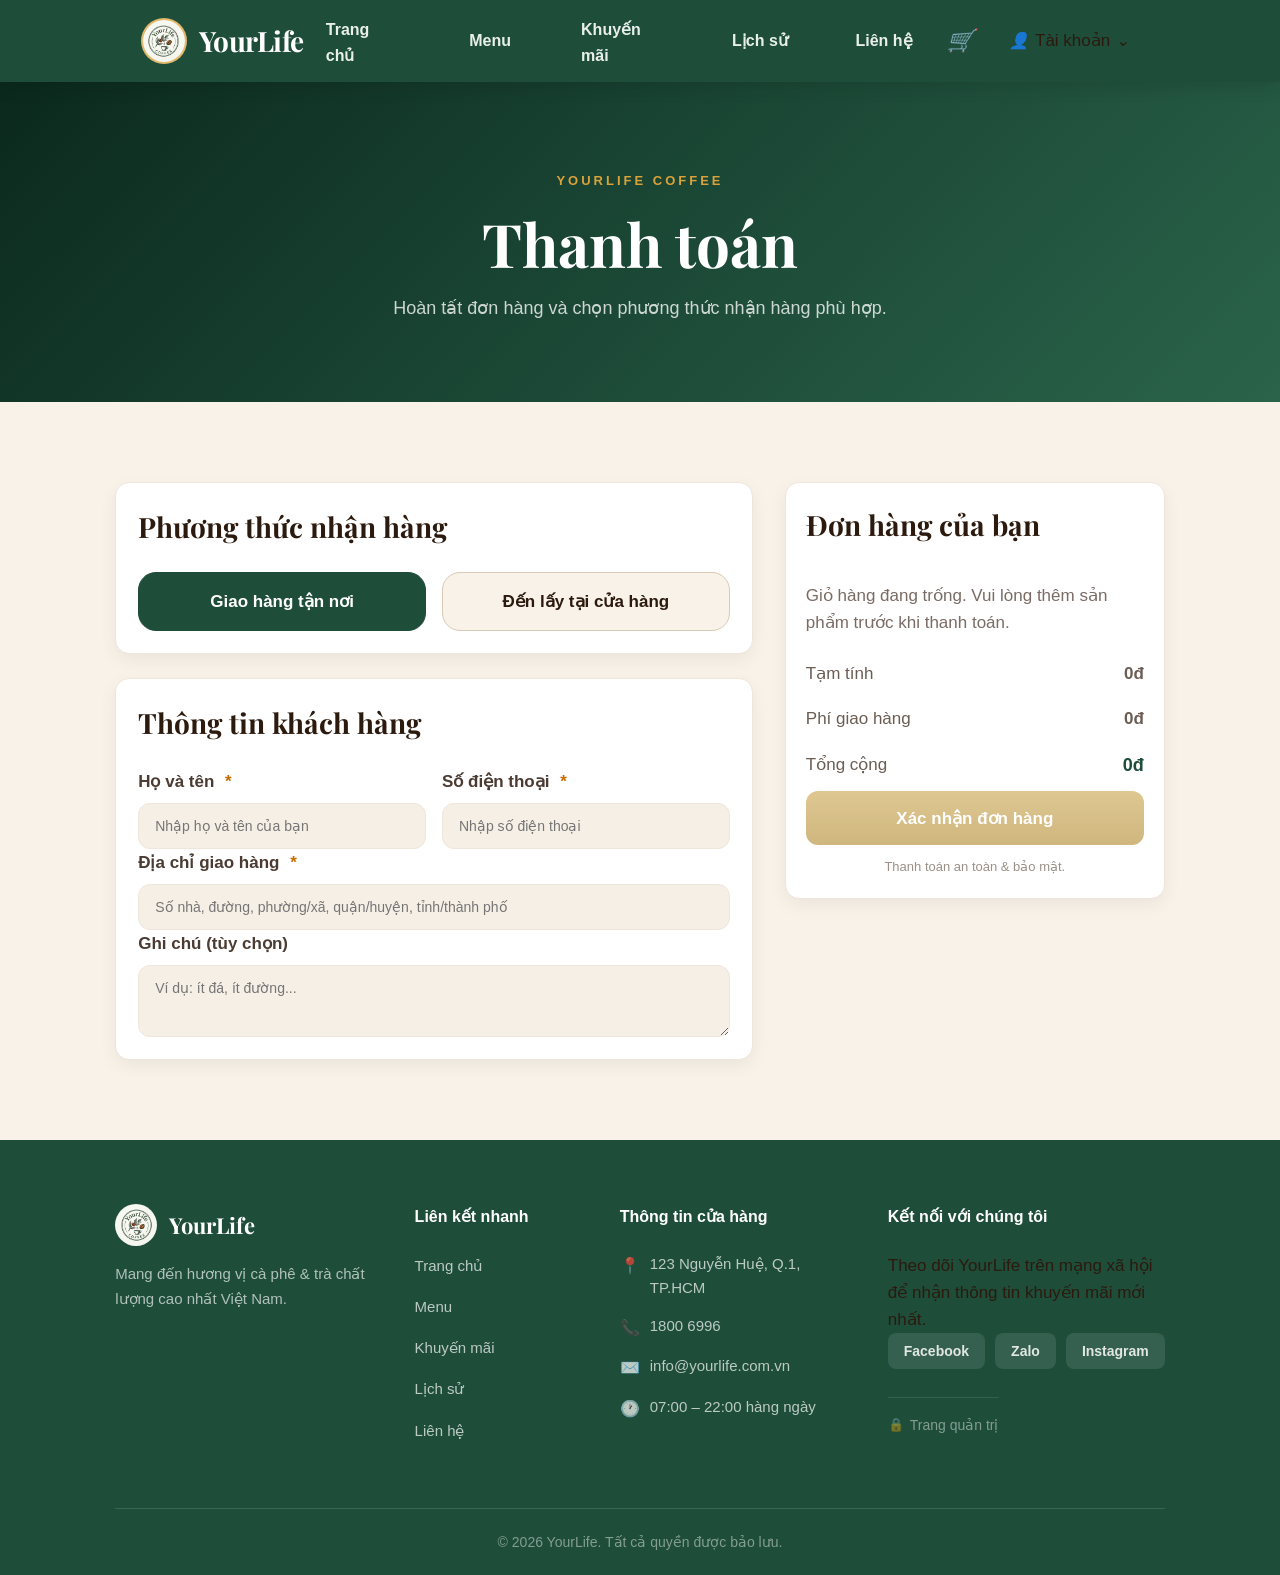
<file: pages/checkout.html>
<!doctype html>
<html lang="vi">
  <head>
    <meta charset="UTF-8" />
    <meta name="viewport" content="width=device-width, initial-scale=1.0" />
    <link rel="preconnect" href="https://fonts.googleapis.com" />
    <link rel="preconnect" href="https://fonts.gstatic.com" crossorigin />
    <link
      href="https://fonts.googleapis.com/css2?family=Playfair+Display:wght@400;600;700&display=swap"
      rel="stylesheet"
    />
    <link rel="stylesheet" href="../assets/css/style.css" />
    <link rel="stylesheet" href="../assets/css/pages/checkout.css" />
    <title>Thanh toán – YourLife Coffee</title>
  </head>
  <body>
    <header class="header">
      <a href="../index.html" class="header-brand">
        <div class="brand-icon">
          <img src="../assets/images/trangchu/logo.jpg" alt="YourLife Coffee" />
        </div>
        <span class="brand-name">YourLife</span>
      </a>
      <nav class="navbar">
        <ul class="nav">
          <li class="nav-item">
            <a href="../index.html" class="nav-link">Trang chủ</a>
          </li>
          <li class="nav-item">
            <a href="./menu.html" class="nav-link">Menu</a>
          </li>
          <li class="nav-item">
            <a href="./khuyenmai.html" class="nav-link">Khuyến mãi</a>
          </li>
          <li class="nav-item">
            <a href="./lichsu.html" class="nav-link">Lịch sử</a>
          </li>
          <li class="nav-item">
            <a href="./lienhe.html" class="nav-link">Liên hệ</a>
          </li>
        </ul>
      </nav>
      <div class="header-action">
        <a href="./menu.html" class="cart"><i class="icon-cart"></i></a>
        <button class="account">
          <i class="icon-user"></i><span>Tài khoản</span><i class="icon-char"></i>
        </button>
      </div>
    </header>

    <section class="page-hero" style="background-image: linear-gradient(135deg, #0b291d 0%, #1e4d3a 60%, #2a6349 100%);">
      <div class="page-hero-content">
        <p class="page-hero-label">YourLife Coffee</p>
        <h1 class="page-hero-title">Thanh toán</h1>
        <p class="page-hero-desc">Hoàn tất đơn hàng và chọn phương thức nhận hàng phù hợp.</p>
      </div>
    </section>

    <!-- Order success screen (hidden until order confirmed) -->
    <section class="order-success hidden" id="orderSuccess">
      <div class="order-success-inner">
        <div class="success-badge">✓</div>
        <h2>Đặt hàng thành công!</h2>
        <p class="success-desc">Cảm ơn bạn đã đặt hàng! Chúng tôi sẽ liên hệ xác nhận đơn hàng trong thời gian sớm nhất.</p>
        <div class="success-actions">
          <a href="../index.html" class="btn-primary">Về trang chủ</a>
          <a href="./lichsu.html" class="btn-outline">Lịch sử đơn hàng</a>
        </div>
      </div>
    </section>

    <section class="checkout-section">
      <div class="checkout-container">
        <div class="checkout-left">
          <div class="checkout-card">
            <h2 class="checkout-card-title">Phương thức nhận hàng</h2>
            <div class="checkout-methods">
              <button type="button" class="checkout-method active" data-method="delivery">Giao hàng tận nơi</button>
              <button type="button" class="checkout-method" data-method="pickup">Đến lấy tại cửa hàng</button>
            </div>
          </div>

          <form id="checkoutForm" class="checkout-form">
            <div class="checkout-card">
              <h2 class="checkout-card-title">Thông tin khách hàng</h2>
              <div class="form-row">
                <div class="form-group">
                  <label class="form-label">Họ và tên <span class="required">*</span></label>
                  <input type="text" id="fullname" class="form-input" placeholder="Nhập họ và tên của bạn" required />
                </div>
                <div class="form-group">
                  <label class="form-label">Số điện thoại <span class="required">*</span></label>
                  <input type="tel" id="phone" class="form-input" placeholder="Nhập số điện thoại" required />
                </div>
              </div>
              <div class="form-group">
                <label class="form-label">Địa chỉ giao hàng <span class="required">*</span></label>
                <input type="text" id="address" class="form-input" placeholder="Số nhà, đường, phường/xã, quận/huyện, tỉnh/thành phố" required />
              </div>
              <div class="form-group">
                <label class="form-label">Ghi chú (tùy chọn)</label>
                <textarea id="note" class="form-input form-textarea" placeholder="Ví dụ: ít đá, ít đường..."></textarea>
              </div>
            </div>
          </form>
        </div>

        <div class="checkout-right">
          <div class="checkout-card order-summary-card">
            <div class="order-summary-header">
              <h2 class="checkout-card-title">Đơn hàng của bạn</h2>
            </div>
            <div class="order-items" id="orderItems"></div>
            <div class="order-summary-row">
              <span>Tạm tính</span>
              <strong id="subtotalAmount">0đ</strong>
            </div>
            <div class="order-summary-row">
              <span>Phí giao hàng</span>
              <strong id="shippingAmount">20.000đ</strong>
            </div>
            <div class="order-summary-row total-row">
              <span>Tổng cộng</span>
              <strong id="totalAmount">0đ</strong>
            </div>
            <button type="button" class="btn-submit" id="confirmOrderBtn">Xác nhận đơn hàng</button>
            <p class="order-note">Thanh toán an toàn &amp; bảo mật.</p>
          </div>
        </div>
      </div>
    </section>
    <!-- FOOTER -->
        <footer class="footer">
        <div class="footer-main">
            <div class="footer-brand">
            <div class="footer-brand-icon">
                <img src="../assets/images/trangchu/logo.jpg" alt="YourLife" />
            </div>
            <span class="footer-brand-name">YourLife</span>
            </div>
            <p class="footer-tagline">
            Mang đến hương vị cà phê &amp; trà chất lượng cao nhất Việt Nam.
            </p>
        </div>

        <div class="footer-link">
            <h3 class="footer-heading">Liên kết nhanh</h3>
            <nav>
            <ul>
                <li><a href="../index.html">Trang chủ</a></li>
                <li><a href="./menu.html">Menu</a></li>
                <li><a href="./khuyenmai.html">Khuyến mãi</a></li>
                <li><a href="./lichsu.html">Lịch sử</a></li>
                <li><a href="./lienhe.html">Liên hệ</a></li>
            </ul>
            </nav>
        </div>

        <div class="footer-info">
            <h3 class="footer-heading">Thông tin cửa hàng</h3>
            <div class="footer-info-list">
            <div class="footer-info-item">
                <span class="fi-icon">📍</span>
                <span>123 Nguyễn Huệ, Q.1, TP.HCM</span>
            </div>
            <div class="footer-info-item">
                <span class="fi-icon">📞</span>
                <span>1800 6996</span>
            </div>
            <div class="footer-info-item">
                <span class="fi-icon">✉️</span>
                <span>info@yourlife.com.vn</span>
            </div>
            <div class="footer-info-item">
                <span class="fi-icon">🕐</span>
                <span>07:00 – 22:00 hàng ngày</span>
            </div>
            </div>
        </div>

        <div class="footer-contact">
            <h3 class="footer-heading">Kết nối với chúng tôi</h3>
            <p class="footer-contact-desc">
            Theo dõi YourLife trên mạng xã hội để nhận thông tin khuyến mãi mới
            nhất.
            </p>
            <div class="footer-social">
            <a
                href="https://www.facebook.com/?locale=vi_VN"
                target="_blank"
                class="social-btn"
                >Facebook</a
            >
            <a
                href="https://id.zalo.me/account?continue=https%3A%2F%2Fchat.zalo.me%2F"
                target="_blank"
                class="social-btn"
                >Zalo</a
            >
            <a
                href="https://www.instagram.com/"
                target="_blank"
                class="social-btn"
                >Instagram</a
            >
            </div>
            <a href="" class="footer-admin">Trang quản trị</a>
        </div>

        <div class="footer-bottom">
            <p class="footer-copyright">
            © 2026 YourLife. Tất cả quyền được bảo lưu.
            </p>
        </div>
        </footer>
    <script src="../assets/js/pages/checkout.js"></script>
    <script src="../assets/js/account-dropdown.js"></script>
  </body>
</html>
</file>
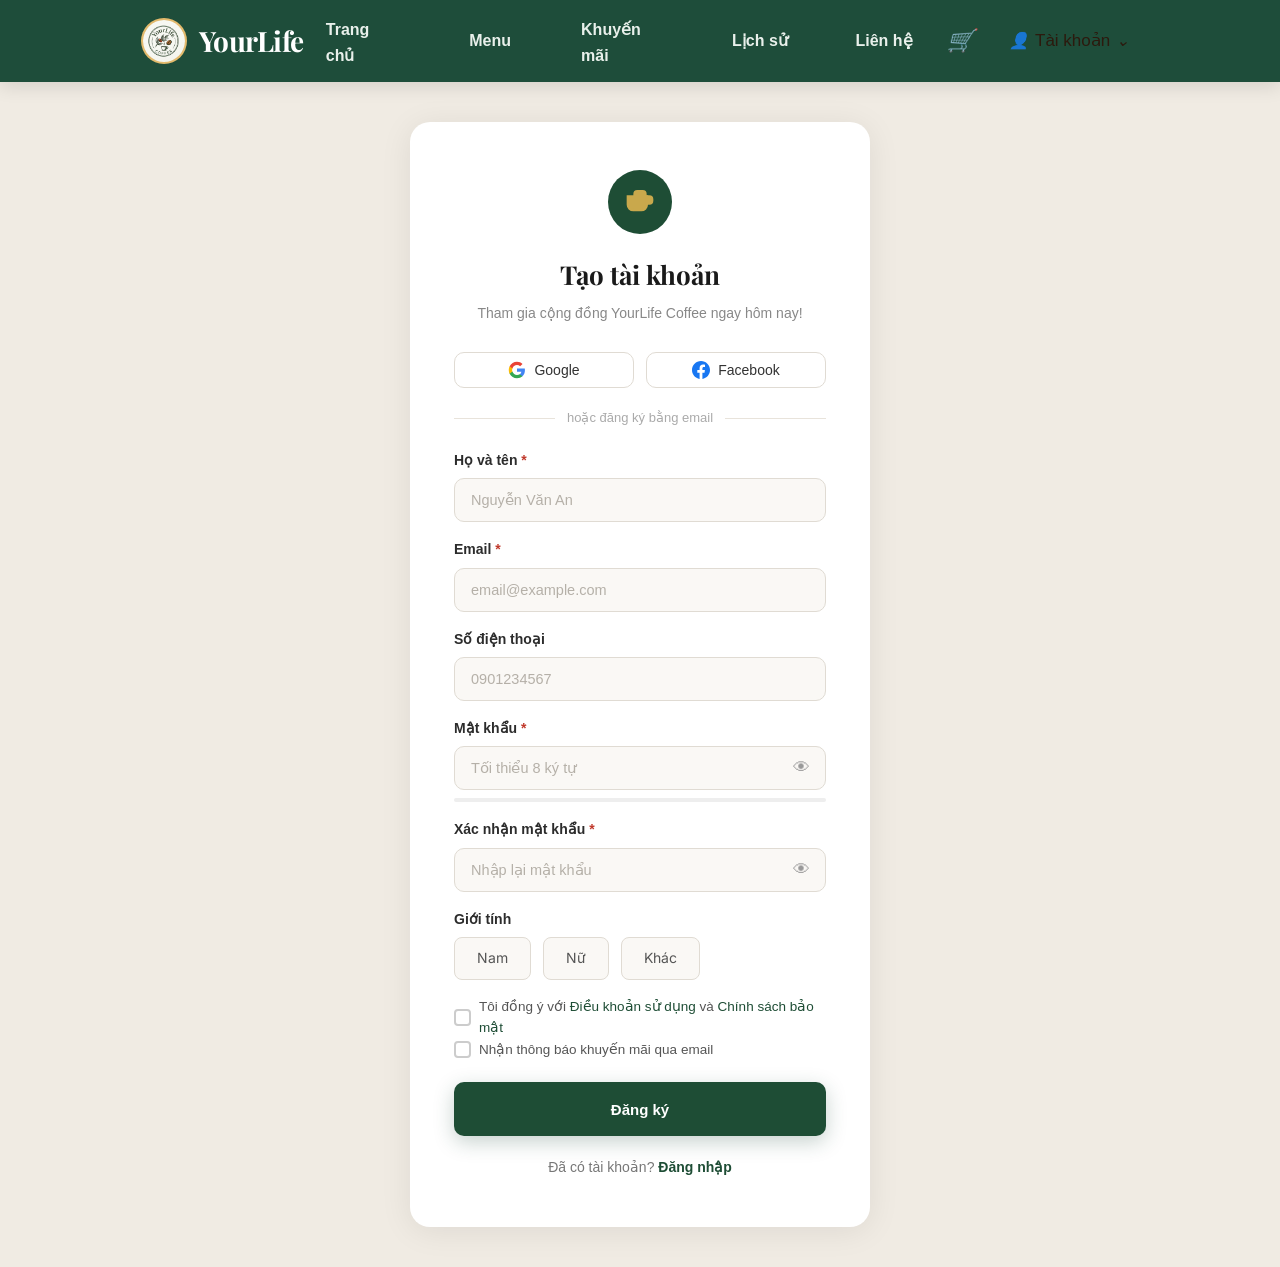
<file: pages/dangky.html>
<!doctype html>
<html lang="vi">
  <head>
    <meta charset="UTF-8" />
    <meta name="viewport" content="width=device-width, initial-scale=1.0" />
    <link rel="preconnect" href="https://fonts.googleapis.com" />
    <link rel="preconnect" href="https://fonts.gstatic.com" crossorigin />
    <link
      href="https://fonts.googleapis.com/css2?family=Playfair+Display:wght@400;600;700&family=Inter:wght@400;500;600&display=swap"
      rel="stylesheet"
    />
    <link rel="stylesheet" href="../assets/css/style.css" />
    <link rel="stylesheet" href="../assets/css/pages/auth.css" />
    <title>Đăng ký – YourLife Coffee</title>
  </head>
  <body class="auth-page">
    <!-- HEADER -->
    <header class="header">
      <a href="../index.html" class="header-brand">
        <div class="brand-icon">
          <img src="../assets/images/trangchu/logo.jpg" alt="YourLife Coffee" />
        </div>
        <span class="brand-name">YourLife</span>
      </a>
      <nav class="navbar">
        <ul class="nav">
          <li class="nav-item">
            <a href="../index.html" class="nav-link">Trang chủ</a>
          </li>
          <li class="nav-item">
            <a href="./menu.html" class="nav-link">Menu</a>
          </li>
          <li class="nav-item">
            <a href="./khuyenmai.html" class="nav-link">Khuyến mãi</a>
          </li>
          <li class="nav-item">
            <a href="./lichsu.html" class="nav-link">Lịch sử</a>
          </li>
          <li class="nav-item">
            <a href="./lienhe.html" class="nav-link">Liên hệ</a>
          </li>
        </ul>
      </nav>
      <div class="header-action">
        <a href="./cart.html" class="cart"><i class="icon-cart"></i></a>
        <button class="account">
          <i class="icon-user"></i>
          <span>Tài khoản</span>
          <i class="icon-char"></i>
        </button>
      </div>
    </header>

    <div class="auth-wrap">
      <div class="auth-card">
        <!-- Logo -->
        <div class="auth-card-logo">
          <div class="auth-card-logo-circle">
            <svg
              width="32"
              height="32"
              viewBox="0 0 24 24"
              fill="none"
              xmlns="http://www.w3.org/2000/svg"
            >
              <path
                d="M17 8H19C20.1046 8 21 8.89543 21 10V11C21 12.1046 20.1046 13 19 13H17"
                stroke="#c9a84c"
                stroke-width="2"
                stroke-linecap="round"
              />
              <path
                d="M3 8H17V14C17 16.2091 15.2091 18 13 18H7C4.79086 18 3 16.2091 3 14V8Z"
                stroke="#c9a84c"
                stroke-width="2"
              />
              <path
                d="M8 8V6C8 4.89543 8.89543 4 10 4H14C15.1046 4 16 4.89543 16 6V8"
                stroke="#c9a84c"
                stroke-width="2"
              />
            </svg>
          </div>
        </div>

        <h1>Tạo tài khoản</h1>
        <p class="auth-card-sub">
          Tham gia cộng đồng YourLife Coffee ngay hôm nay!
        </p>

        <!-- Social -->
        <div class="social-row">
          <a
            href="https://accounts.google.com/signin"
            target="_blank"
            class="social-btn"
          >
            <svg width="18" height="18" viewBox="0 0 24 24">
              <path
                fill="#4285F4"
                d="M22.56 12.25c0-.78-.07-1.53-.2-2.25H12v4.26h5.92c-.26 1.37-1.04 2.53-2.21 3.31v2.77h3.57c2.08-1.92 3.28-4.74 3.28-8.09z"
              />
              <path
                fill="#34A853"
                d="M12 23c2.97 0 5.46-.98 7.28-2.66l-3.57-2.77c-.98.66-2.23 1.06-3.71 1.06-2.86 0-5.29-1.93-6.16-4.53H2.18v2.84C3.99 20.53 7.7 23 12 23z"
              />
              <path
                fill="#FBBC05"
                d="M5.84 14.09c-.22-.66-.35-1.36-.35-2.09s.13-1.43.35-2.09V7.07H2.18C1.43 8.55 1 10.22 1 12s.43 3.45 1.18 4.93l2.85-2.22.81-.62z"
              />
              <path
                fill="#EA4335"
                d="M12 5.38c1.62 0 3.06.56 4.21 1.64l3.15-3.15C17.45 2.09 14.97 1 12 1 7.7 1 3.99 3.47 2.18 7.07l3.66 2.84c.87-2.6 3.3-4.53 6.16-4.53z"
              />
            </svg>
            Google
          </a>
          <a
            href="https://www.facebook.com/?locale=vi_VN"
            target="_blank"
            class="social-btn"
          >
            <svg width="18" height="18" viewBox="0 0 24 24" fill="#1877F2">
              <path
                d="M24 12.073c0-6.627-5.373-12-12-12s-12 5.373-12 12c0 5.99 4.388 10.954 10.125 11.854v-8.385H7.078v-3.47h3.047V9.43c0-3.007 1.792-4.669 4.533-4.669 1.312 0 2.686.235 2.686.235v2.953H15.83c-1.491 0-1.956.925-1.956 1.874v2.25h3.328l-.532 3.47h-2.796v8.385C19.612 23.027 24 18.062 24 12.073z"
              />
            </svg>
            Facebook
          </a>
        </div>

        <div class="auth-divider">hoặc đăng ký bằng email</div>

        <!-- Form -->
        <form id="register-form" onsubmit="handleRegister(event)" novalidate>
          <div class="auth-field">
            <label class="auth-label"
              >Họ và tên <span class="auth-required">*</span></label
            >
            <div class="auth-input-wrap">
              <input
                type="text"
                class="auth-input"
                id="reg-name"
                placeholder="Nguyễn Văn An"
                required
              />
            </div>
          </div>

          <div class="auth-field">
            <label class="auth-label"
              >Email <span class="auth-required">*</span></label
            >
            <div class="auth-input-wrap">
              <input
                type="email"
                class="auth-input"
                id="reg-email"
                placeholder="email@example.com"
                required
                autocomplete="email"
              />
            </div>
            <span class="auth-field-hint" id="email-hint"></span>
          </div>

          <div class="auth-field">
            <label class="auth-label">Số điện thoại</label>
            <div class="auth-input-wrap">
              <input
                type="tel"
                class="auth-input"
                id="reg-phone"
                placeholder="0901234567"
                autocomplete="tel"
              />
            </div>
          </div>

          <div class="auth-field">
            <label class="auth-label"
              >Mật khẩu <span class="auth-required">*</span></label
            >
            <div class="auth-input-wrap">
              <input
                type="password"
                class="auth-input has-toggle"
                id="reg-pass"
                placeholder="Tối thiểu 8 ký tự"
                required
                autocomplete="new-password"
                oninput="checkPassStrength(this.value)"
              />
              <span
                class="auth-toggle-pass"
                role="button"
                tabindex="0"
                onclick="togglePass('reg-pass', this)"
                onkeydown="
                  if (event.key === 'Enter' || event.key === ' ')
                    togglePass('reg-pass', this);
                "
                >👁</span
              >
            </div>
            <div class="pass-strength-bar">
              <div class="pass-strength-fill" id="strength-fill"></div>
            </div>
            <span class="pass-strength-label" id="strength-label"></span>
          </div>

          <div class="auth-field">
            <label class="auth-label"
              >Xác nhận mật khẩu <span class="auth-required">*</span></label
            >
            <div class="auth-input-wrap">
              <input
                type="password"
                class="auth-input has-toggle"
                id="reg-confirm"
                placeholder="Nhập lại mật khẩu"
                required
                autocomplete="new-password"
                oninput="checkConfirm()"
              />
              <span
                class="auth-toggle-pass"
                role="button"
                tabindex="0"
                onclick="togglePass('reg-confirm', this)"
                onkeydown="
                  if (event.key === 'Enter' || event.key === ' ')
                    togglePass('reg-confirm', this);
                "
                >👁</span
              >
            </div>
            <span class="auth-field-hint" id="confirm-hint"></span>
          </div>

          <div class="auth-field">
            <label class="auth-label">Giới tính</label>
            <div class="gender-group">
              <label class="gender-option">
                <input
                  type="radio"
                  name="gender"
                  value="male"
                  class="gender-input"
                />
                <span class="gender-label">Nam</span>
              </label>
              <label class="gender-option">
                <input
                  type="radio"
                  name="gender"
                  value="female"
                  class="gender-input"
                />
                <span class="gender-label">Nữ</span>
              </label>
              <label class="gender-option">
                <input
                  type="radio"
                  name="gender"
                  value="other"
                  class="gender-input"
                />
                <span class="gender-label">Khác</span>
              </label>
            </div>
          </div>

          <div class="auth-terms">
            <label class="checkbox-label">
              <input
                type="checkbox"
                class="checkbox-input"
                id="reg-terms"
                required
              />
              <span class="checkbox-custom"></span>
              <span
                >Tôi đồng ý với
                <a href="#" class="auth-link">Điều khoản sử dụng</a> và
                <a href="#" class="auth-link">Chính sách bảo mật</a></span
              >
            </label>
            <label class="checkbox-label">
              <input type="checkbox" class="checkbox-input" id="reg-news" />
              <span class="checkbox-custom"></span>
              <span>Nhận thông báo khuyến mãi qua email</span>
            </label>
          </div>

          <div id="reg-error" class="auth-error" style="display: none"></div>

          <button type="submit" class="auth-submit-btn" id="reg-btn">
            <span class="btn-text">Đăng ký</span>
            <span class="btn-loader" style="display: none">Đang xử lý...</span>
          </button>
        </form>

        <!-- Success -->
        <div id="reg-success" class="auth-success-box" style="display: none">
          <div class="auth-success-icon">🎉</div>
          <h3>Đăng ký thành công!</h3>
          <p>
            Chào mừng bạn đến với YourLife Coffee. Một ly đồ uống miễn phí đang
            chờ bạn!
          </p>
          <a
            href="./login.html"
            class="auth-submit-btn"
            style="margin-top: 20px"
            >Đăng nhập ngay</a
          >
        </div>

        <p class="auth-bottom">
          Đã có tài khoản? <a href="./login.html">Đăng nhập</a>
        </p>
      </div>
    </div>

    <script src="../assets/js/utils/validate.js"></script>
    <script src="../assets/js/account-dropdown.js"></script>
  </body>
</html>
</file>
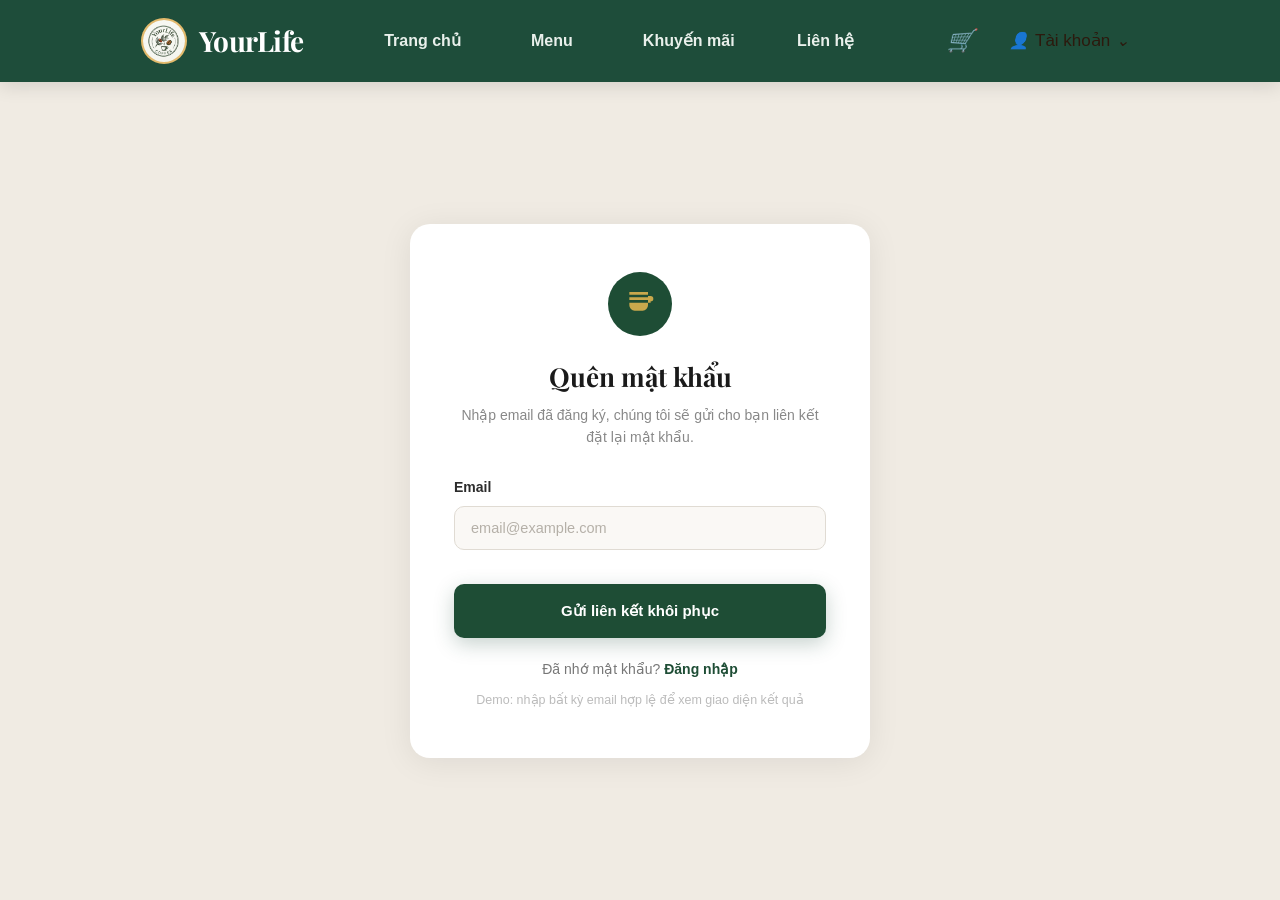
<file: pages/forgot-password.html>
<!doctype html>
<html lang="vi">
  <head>
    <meta charset="UTF-8" />
    <meta name="viewport" content="width=device-width, initial-scale=1.0" />
    <link rel="preconnect" href="https://fonts.googleapis.com" />
    <link rel="preconnect" href="https://fonts.gstatic.com" crossorigin />
    <link
      href="https://fonts.googleapis.com/css2?family=Playfair+Display:wght@400;600;700&family=Inter:wght@400;500;600&display=swap"
      rel="stylesheet"
    />
    <link rel="stylesheet" href="../assets/css/style.css" />
    <link rel="stylesheet" href="../assets/css/pages/auth.css" />
    <title>Quên mật khẩu – YourLife Coffee</title>
  </head>
  <body class="auth-page">
    <!-- HEADER -->
    <header class="header">
      <a href="../index.html" class="header-brand">
        <div class="brand-icon">
          <img src="../assets/images/trangchu/logo.jpg" alt="YourLife Coffee" />
        </div>
        <span class="brand-name">YourLife</span>
      </a>
      <nav class="navbar">
        <ul class="nav">
          <li class="nav-item">
            <a href="../index.html" class="nav-link">Trang chủ</a>
          </li>
          <li class="nav-item">
            <a href="./menu.html" class="nav-link">Menu</a>
          </li>
          <li class="nav-item">
            <a href="./khuyenmai.html" class="nav-link">Khuyến mãi</a>
          </li>
          <li class="nav-item">
            <a href="./lienhe.html" class="nav-link">Liên hệ</a>
          </li>
        </ul>
      </nav>
      <div class="header-action">
        <a href="#" class="cart"><i class="icon-cart"></i></a>
        <button class="account">
          <i class="icon-user"></i>
          <span>Tài khoản</span>
          <i class="icon-char"></i>
        </button>
      </div>
    </header>

    <div class="auth-wrap">
      <div class="auth-card">
        <!-- Logo -->
        <div class="auth-card-logo">
          <div class="auth-card-logo-circle">
            <svg viewBox="0 0 24 24" xmlns="http://www.w3.org/2000/svg">
              <path
                d="M20 3H4v10a4 4 0 0 0 4 4h6a4 4 0 0 0 4-4v-3h2a2 2 0 0 0 0-4h-2V3zm-2 7h2v1h-2v-1zM4 5h14v2H4V5zm0 4h14v2H4V9z"
                fill="#c9a84c"
              />
            </svg>
          </div>
        </div>

        <!-- TRẠNG THÁI 1: FORM NHẬP EMAIL -->
        <div id="forgot-step-form">
          <h1>Quên mật khẩu</h1>
          <p class="auth-card-sub">
            Nhập email đã đăng ký, chúng tôi sẽ gửi cho bạn liên kết đặt lại mật
            khẩu.
          </p>

          <form id="forgot-form" onsubmit="handleForgotPassword(event)">
            <div class="auth-field">
              <label class="auth-label">Email</label>
              <div class="auth-input-wrap">
                <input
                  type="email"
                  class="auth-input"
                  id="forgot-email"
                  placeholder="email@example.com"
                  required
                  autocomplete="email"
                />
              </div>
            </div>

            <div id="forgot-error" class="auth-error" style="display: none">
              Vui lòng nhập một địa chỉ email hợp lệ.
            </div>

            <button type="submit" class="auth-submit-btn" id="forgot-btn">
              <span class="btn-text">Gửi liên kết khôi phục</span>
              <span class="btn-loader" style="display: none"
                >Đang xử lý...</span
              >
            </button>
          </form>
        </div>

        <!-- TRẠNG THÁI 2: ĐÃ GỬI THÀNH CÔNG -->
        <div id="forgot-step-success" style="display: none; text-align: center">
          <div class="auth-card-logo">
            <div class="auth-card-logo-circle" style="background: #e9f7ef">
              <svg
                viewBox="0 0 24 24"
                width="28"
                height="28"
                xmlns="http://www.w3.org/2000/svg"
              >
                <path
                  d="M9 16.2l-3.5-3.5L4 14.2l5 5 11-11-1.5-1.5L9 16.2z"
                  fill="#2e9e5b"
                />
              </svg>
            </div>
          </div>
          <h1>Đã gửi email!</h1>
          <p class="auth-card-sub">
            Vui lòng kiểm tra hộp thư <strong id="forgot-sent-email"></strong>
            và làm theo hướng dẫn để đặt lại mật khẩu.
          </p>
          <p class="auth-demo-note">
            (Demo) Không có email thật được gửi. Đây là bản giả lập giao diện.
          </p>
          <button
            type="button"
            class="auth-submit-btn"
            onclick="resetForgotForm()"
          >
            <span class="btn-text">Gửi lại</span>
          </button>
        </div>

        <p class="auth-bottom">
          Đã nhớ mật khẩu? <a href="./login.html">Đăng nhập</a>
        </p>
        <p class="auth-demo-note">
          Demo: nhập bất kỳ email hợp lệ để xem giao diện kết quả
        </p>
      </div>
    </div>

    <script src="../assets/js/utils/forgot-password.js"></script>
    <script src="../assets/js/account-dropdown.js"></script>
  </body>
</html>
</file>
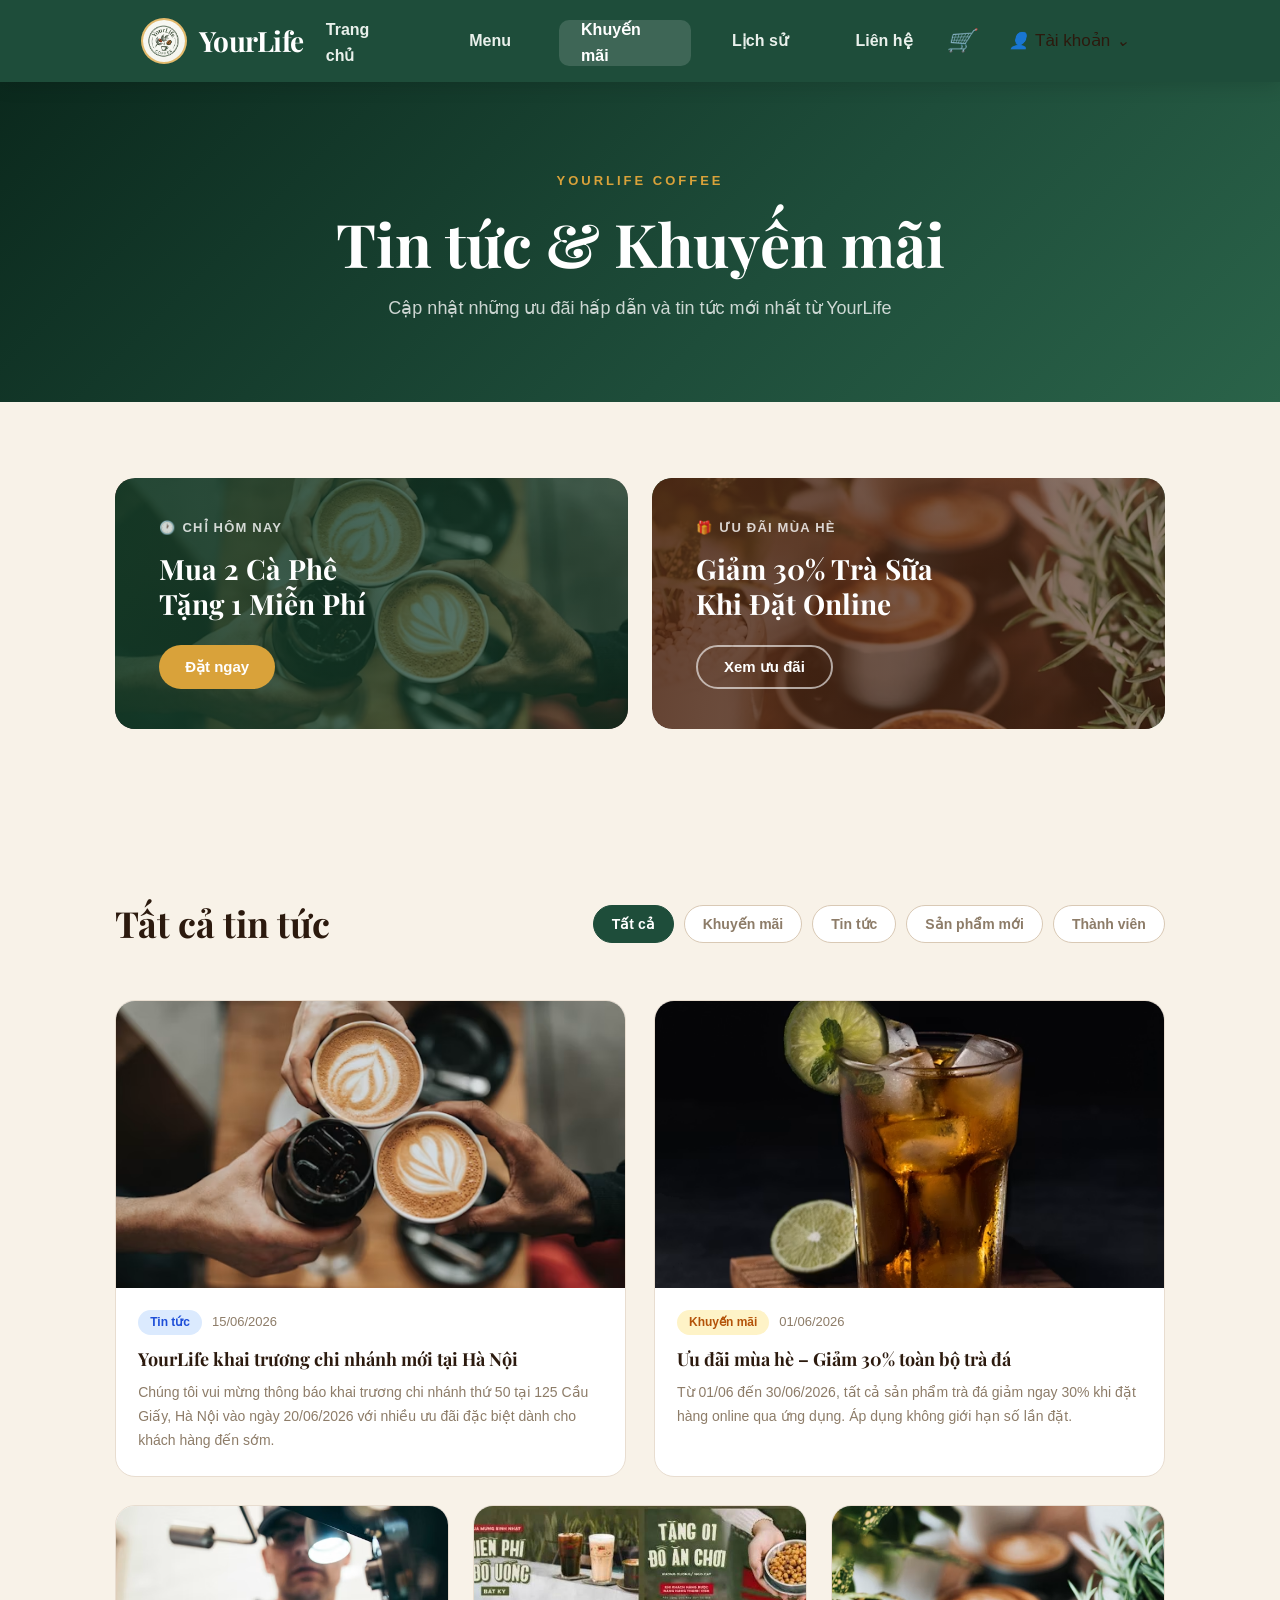
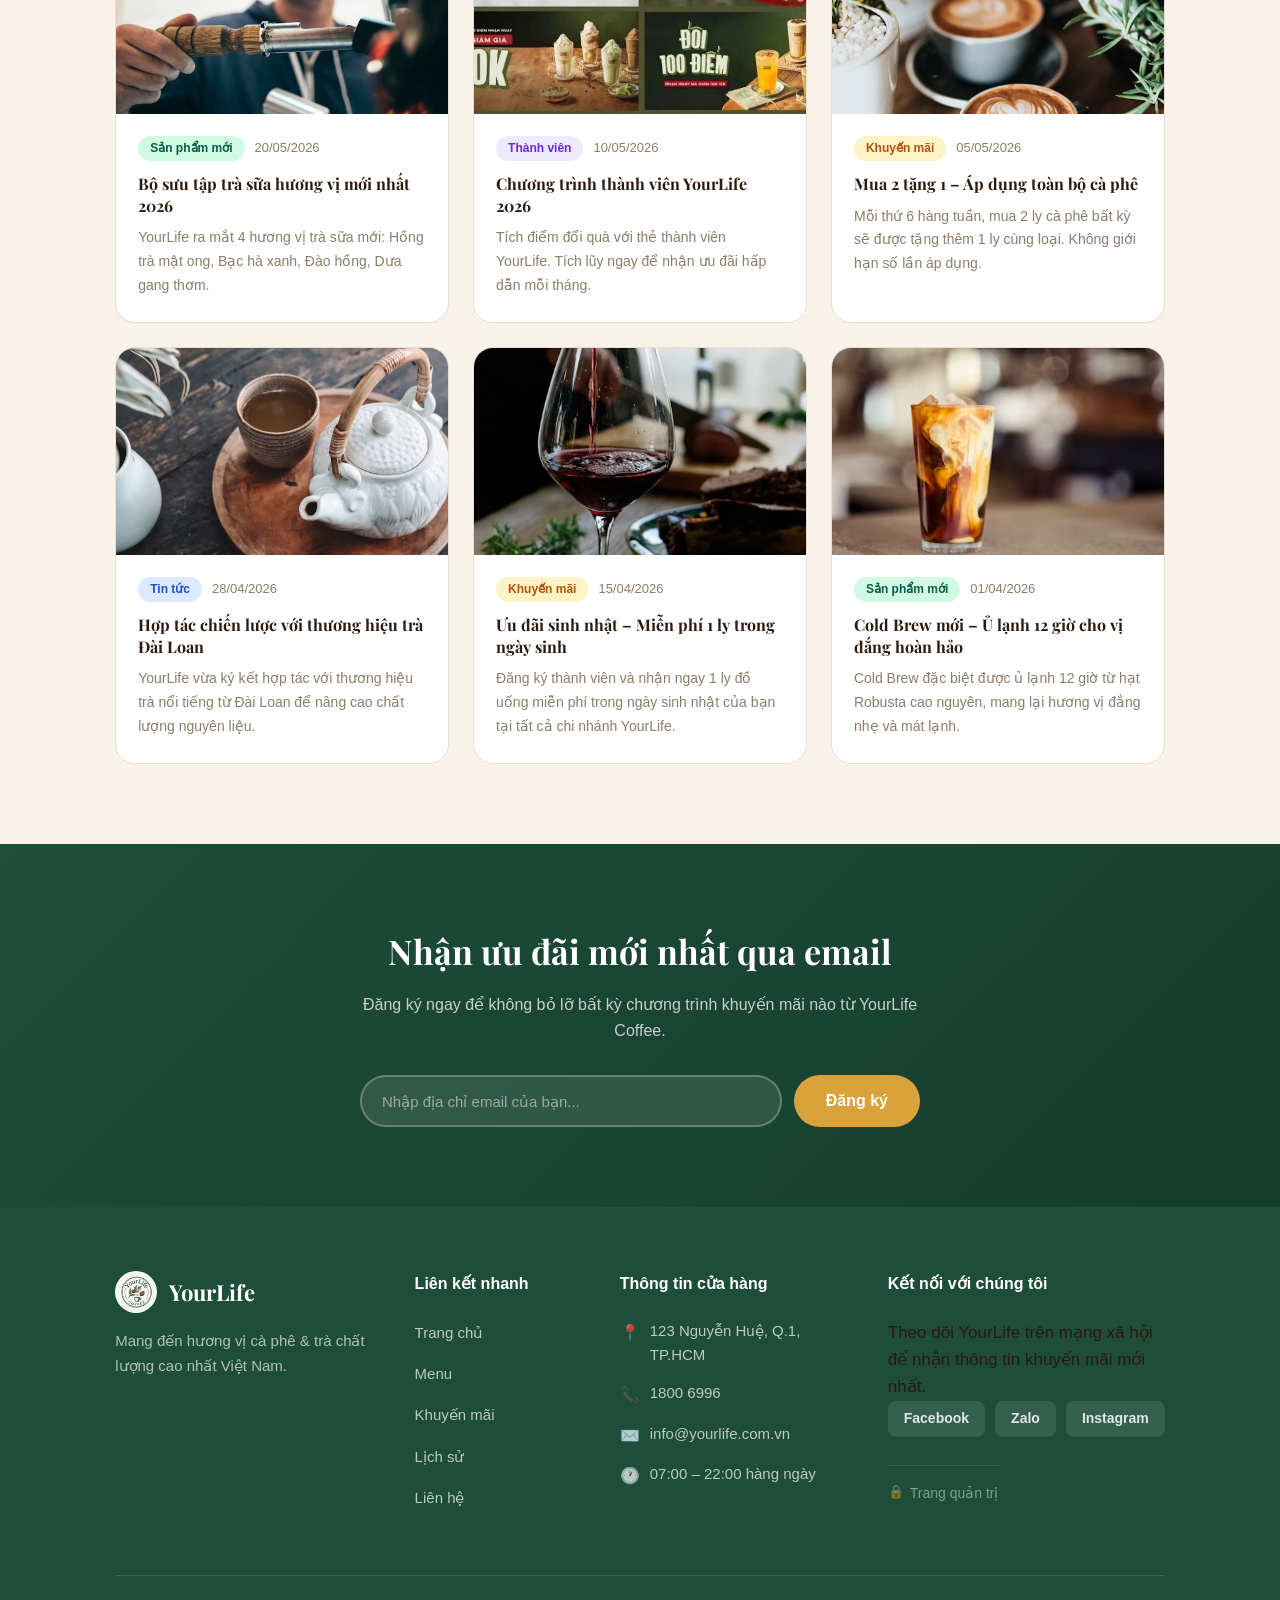
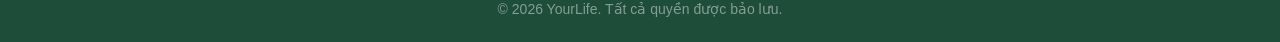
<file: pages/khuyenmai.html>
<!doctype html>
<html lang="vi">
  <head>
    <meta charset="UTF-8" />
    <meta name="viewport" content="width=device-width, initial-scale=1.0" />
    <link rel="preconnect" href="https://fonts.googleapis.com" />
    <link rel="preconnect" href="https://fonts.gstatic.com" crossorigin />
    <link
      href="https://fonts.googleapis.com/css2?family=Playfair+Display:wght@400;600;700&display=swap"
      rel="stylesheet"
    />
    <link rel="stylesheet" href="../assets/css/style.css" />
    <link rel="stylesheet" href="../assets/css/pages/khuyenmai.css" />
    <title>Khuyến mãi – YourLife Coffee</title>
  </head>
  <body>
    <!-- HEADER -->
    <header class="header">
      <a href="../index.html" class="header-brand">
        <div class="brand-icon">
          <img src="../assets/images/trangchu/logo.jpg" alt="YourLife Coffee" />
        </div>
        <span class="brand-name">YourLife</span>
      </a>
      <nav class="navbar">
        <ul class="nav">
          <li class="nav-item">
            <a href="../index.html" class="nav-link">Trang chủ</a>
          </li>
          <li class="nav-item">
            <a href="./menu.html" class="nav-link">Menu</a>
          </li>
          <li class="nav-item">
            <a href="./khuyenmai.html" class="nav-link active">Khuyến mãi</a>
          </li>
          <li class="nav-item">
            <a href="./lichsu.html" class="nav-link">Lịch sử</a>
          </li>
          <li class="nav-item">
            <a href="./lienhe.html" class="nav-link">Liên hệ</a>
          </li>
        </ul>
      </nav>
      <div class="header-action">
        <a href="./cart.html" class="cart"><i class="icon-cart"></i></a>
        <button class="account">
          <i class="icon-user"></i><span>Tài khoản</span
          ><i class="icon-char"></i>
        </button>
      </div>
    </header>
    <main>
      <!-- PAGE HERO -->
      <section
        class="page-hero"
        style="
          background-image: linear-gradient(
            135deg,
            #0b291d 0%,
            #1e4d3a 60%,
            #2a6349 100%
          );
        "
      >
        <div class="page-hero-content">
          <p class="page-hero-label">YourLife Coffee</p>
          <h1 class="page-hero-title">Tin tức &amp; Khuyến mãi</h1>
          <p class="page-hero-desc">
            Cập nhật những ưu đãi hấp dẫn và tin tức mới nhất từ YourLife
          </p>
        </div>
      </section>

      <!-- PROMO BANNER 2 CỘT -->
      <section class="promo-section">
        <div class="promo-container">
          <div class="promo-card green">
            <img
              src="../assets/images/khuyenmai/cafe_.avif"
              alt="Trà"
              class="promo-bg"
            />
            <div class="promo-overlay"></div>
            <div class="promo-content">
              <p class="promo-tag">Chỉ hôm nay</p>
              <h3 class="promo-title">Mua 2 Cà Phê<br />Tặng 1 Miễn Phí</h3>
              <a href="./menu.html" class="btn-promo-primary">Đặt ngay</a>
            </div>
          </div>
          <div class="promo-card brown">
            <img
              src="../assets/images/khuyenmai/cafe1.avif"
              alt="Cà phê"
              class="promo-bg"
            />
            <div class="promo-overlay"></div>
            <div class="promo-content">
              <p class="promo-tag">Ưu đãi mùa hè</p>
              <h3 class="promo-title">Giảm 30% Trà Sữa<br />Khi Đặt Online</h3>
              <a href="#" class="btn-promo-outline">Xem ưu đãi</a>
            </div>
          </div>
        </div>
      </section>

      <!-- DANH SÁCH TIN TỨC / KHUYẾN MÃI -->
      <section class="news-section">
        <div class="news-container">
          <div class="news-header">
            <h2 class="news-title">Tất cả tin tức</h2>
            <div class="news-filter">
              <button class="filter-btn active" data-filter="all">
                Tất cả
              </button>
              <button class="filter-btn" data-filter="khuyen-mai">
                Khuyến mãi
              </button>
              <button class="filter-btn" data-filter="tin-tuc">Tin tức</button>
              <button class="filter-btn" data-filter="san-pham-moi">
                Sản phẩm mới
              </button>
              <button class="filter-btn" data-filter="thanh-vien">
                Thành viên
              </button>
            </div>
          </div>

          <!-- Featured 2 col -->
          <div class="news-featured">
            <article class="news-card featured" data-tag="tin-tuc">
              <div class="news-card-img">
                <img
                  src="../assets/images/khuyenmai/cafe_.avif"
                  alt="Khai trương chi nhánh mới"
                />
              </div>
              <div class="news-card-body">
                <div class="news-meta">
                  <span class="news-tag tag-tin-tuc">Tin tức</span>
                  <span class="news-date">15/06/2026</span>
                </div>
                <h3 class="news-card-title">
                  YourLife khai trương chi nhánh mới tại Hà Nội
                </h3>
                <p class="news-card-excerpt">
                  Chúng tôi vui mừng thông báo khai trương chi nhánh thứ 50 tại
                  125 Cầu Giấy, Hà Nội vào ngày 20/06/2026 với nhiều ưu đãi đặc
                  biệt dành cho khách hàng đến sớm.
                </p>
              </div>
            </article>
            <article class="news-card featured" data-tag="khuyen-mai">
              <div class="news-card-img">
                <img
                  src="../assets/images/khuyenmai/trada.avif"
                  alt="Giảm 30% trà đá"
                />
              </div>
              <div class="news-card-body">
                <div class="news-meta">
                  <span class="news-tag tag-khuyen-mai">Khuyến mãi</span>
                  <span class="news-date">01/06/2026</span>
                </div>
                <h3 class="news-card-title">
                  Ưu đãi mùa hè – Giảm 30% toàn bộ trà đá
                </h3>
                <p class="news-card-excerpt">
                  Từ 01/06 đến 30/06/2026, tất cả sản phẩm trà đá giảm ngay 30%
                  khi đặt hàng online qua ứng dụng. Áp dụng không giới hạn số
                  lần đặt.
                </p>
              </div>
            </article>
          </div>

          <!-- Grid 3 col -->
          <div class="news-grid">
            <article class="news-card" data-tag="san-pham-moi">
              <div class="news-card-img">
                <img
                  src="../assets/images/khuyenmai/phacaphe.avif"
                  alt="Trà sữa mới"
                />
              </div>
              <div class="news-card-body">
                <div class="news-meta">
                  <span class="news-tag tag-san-pham-moi">Sản phẩm mới</span>
                  <span class="news-date">20/05/2026</span>
                </div>
                <h3 class="news-card-title">
                  Bộ sưu tập trà sữa hương vị mới nhất 2026
                </h3>
                <p class="news-card-excerpt">
                  YourLife ra mắt 4 hương vị trà sữa mới: Hồng trà mật ong, Bạc
                  hà xanh, Đào hồng, Dưa gang thơm.
                </p>
              </div>
            </article>
            <article class="news-card" data-tag="thanh-vien">
              <div class="news-card-img">
                <img
                  src="../assets/images/khuyenmai/images.jpg"
                  alt="Chương trình thành viên"
                />
              </div>
              <div class="news-card-body">
                <div class="news-meta">
                  <span class="news-tag tag-thanh-vien">Thành viên</span>
                  <span class="news-date">10/05/2026</span>
                </div>
                <h3 class="news-card-title">
                  Chương trình thành viên YourLife 2026
                </h3>
                <p class="news-card-excerpt">
                  Tích điểm đổi quà với thẻ thành viên YourLife. Tích lũy ngay
                  để nhận ưu đãi hấp dẫn mỗi tháng.
                </p>
              </div>
            </article>
            <article class="news-card" data-tag="khuyen-mai">
              <div class="news-card-img">
                <img
                  src="../assets/images/khuyenmai/cafe1.avif"
                  alt="Mua 2 tặng 1"
                />
              </div>
              <div class="news-card-body">
                <div class="news-meta">
                  <span class="news-tag tag-khuyen-mai">Khuyến mãi</span>
                  <span class="news-date">05/05/2026</span>
                </div>
                <h3 class="news-card-title">
                  Mua 2 tặng 1 – Áp dụng toàn bộ cà phê
                </h3>
                <p class="news-card-excerpt">
                  Mỗi thứ 6 hàng tuần, mua 2 ly cà phê bất kỳ sẽ được tặng thêm
                  1 ly cùng loại. Không giới hạn số lần áp dụng.
                </p>
              </div>
            </article>
            <article class="news-card" data-tag="tin-tuc">
              <div class="news-card-img">
                <img
                  src="../assets/images/khuyenmai/trada1.avif"
                  alt="Hợp tác"
                />
              </div>
              <div class="news-card-body">
                <div class="news-meta">
                  <span class="news-tag tag-tin-tuc">Tin tức</span>
                  <span class="news-date">28/04/2026</span>
                </div>
                <h3 class="news-card-title">
                  Hợp tác chiến lược với thương hiệu trà Đài Loan
                </h3>
                <p class="news-card-excerpt">
                  YourLife vừa ký kết hợp tác với thương hiệu trà nổi tiếng từ
                  Đài Loan để nâng cao chất lượng nguyên liệu.
                </p>
              </div>
            </article>
            <article class="news-card" data-tag="khuyen-mai">
              <div class="news-card-img">
                <img
                  src="../assets/images/khuyenmai/ruu.avif"
                  alt="Sinh nhật"
                />
              </div>
              <div class="news-card-body">
                <div class="news-meta">
                  <span class="news-tag tag-khuyen-mai">Khuyến mãi</span>
                  <span class="news-date">15/04/2026</span>
                </div>
                <h3 class="news-card-title">
                  Ưu đãi sinh nhật – Miễn phí 1 ly trong ngày sinh
                </h3>
                <p class="news-card-excerpt">
                  Đăng ký thành viên và nhận ngay 1 ly đồ uống miễn phí trong
                  ngày sinh nhật của bạn tại tất cả chi nhánh YourLife.
                </p>
              </div>
            </article>
            <article class="news-card" data-tag="san-pham-moi">
              <div class="news-card-img">
                <img
                  src="../assets/images/menu/cafesuada.avif"
                  alt="Cold brew"
                />
              </div>
              <div class="news-card-body">
                <div class="news-meta">
                  <span class="news-tag tag-san-pham-moi">Sản phẩm mới</span>
                  <span class="news-date">01/04/2026</span>
                </div>
                <h3 class="news-card-title">
                  Cold Brew mới – Ủ lạnh 12 giờ cho vị đắng hoàn hảo
                </h3>
                <p class="news-card-excerpt">
                  Cold Brew đặc biệt được ủ lạnh 12 giờ từ hạt Robusta cao
                  nguyên, mang lại hương vị đắng nhẹ và mát lạnh.
                </p>
              </div>
            </article>
          </div>
        </div>
      </section>

      <!-- CTA -->
      <section class="cta-section">
        <div class="cta-container">
          <h2 class="cta-title">Nhận ưu đãi mới nhất qua email</h2>
          <p class="cta-desc">
            Đăng ký ngay để không bỏ lỡ bất kỳ chương trình khuyến mãi nào từ
            YourLife Coffee.
          </p>
          <form class="cta-form" onsubmit="handleSubscribe(event)">
            <input
              type="email"
              class="cta-input"
              placeholder="Nhập địa chỉ email của bạn..."
              required
            />
            <button type="submit" class="cta-btn">Đăng ký</button>
          </form>
          <p class="cta-note" id="cta-success" style="display: none">
            ✅ Đăng ký thành công! Cảm ơn bạn đã quan tâm.
          </p>
        </div>
      </section>
    </main>

    <!-- FOOTER -->
    <footer class="footer">
      <div class="footer-main">
        <div class="footer-brand">
          <div class="footer-brand-icon">
            <img src="../assets/images/trangchu/logo.jpg" alt="YourLife" />
          </div>
          <span class="footer-brand-name">YourLife</span>
        </div>
        <p class="footer-tagline">
          Mang đến hương vị cà phê &amp; trà chất lượng cao nhất Việt Nam.
        </p>
      </div>
      <div class="footer-link">
        <h3 class="footer-heading">Liên kết nhanh</h3>
        <nav>
          <ul>
            <li><a href="../index.html">Trang chủ</a></li>
            <li><a href="./menu.html">Menu</a></li>
            <li><a href="./khuyenmai.html">Khuyến mãi</a></li>
            <li><a href="./lichsu.html">Lịch sử</a></li>
            <li><a href="./lienhe.html">Liên hệ</a></li>
          </ul>
        </nav>
      </div>
      <div class="footer-info">
        <h3 class="footer-heading">Thông tin cửa hàng</h3>
        <div class="footer-info-list">
          <div class="footer-info-item">
            <span class="fi-icon">📍</span
            ><span>123 Nguyễn Huệ, Q.1, TP.HCM</span>
          </div>
          <div class="footer-info-item">
            <span class="fi-icon">📞</span><span>1800 6996</span>
          </div>
          <div class="footer-info-item">
            <span class="fi-icon">✉️</span><span>info@yourlife.com.vn</span>
          </div>
          <div class="footer-info-item">
            <span class="fi-icon">🕐</span><span>07:00 – 22:00 hàng ngày</span>
          </div>
        </div>
      </div>
      <div class="footer-contact">
        <h3 class="footer-heading">Kết nối với chúng tôi</h3>
        <p class="footer-contact-desc">
          Theo dõi YourLife trên mạng xã hội để nhận thông tin khuyến mãi mới
          nhất.
        </p>
        <div class="footer-social">
          <a
            href="https://www.facebook.com/?locale=vi_VN"
            target="_blank"
            class="social-btn"
            >Facebook</a
          >
          <a
            href="https://id.zalo.me/account?continue=https%3A%2F%2Fchat.zalo.me%2F"
            target="_blank"
            class="social-btn"
            >Zalo</a
          >
          <a
            href="https://www.instagram.com/"
            target="_blank"
            class="social-btn"
            >Instagram</a
          >
        </div>
        <a href="" class="footer-admin">Trang quản trị</a>
      </div>
      <div class="footer-bottom">
        <p class="footer-copyright">
          © 2026 YourLife. Tất cả quyền được bảo lưu.
        </p>
      </div>
    </footer>

    <script src="../assets/js/utils/validate.js"></script>
    <script src="../assets/js/account-dropdown.js"></script>
  </body>
</html>
</file>
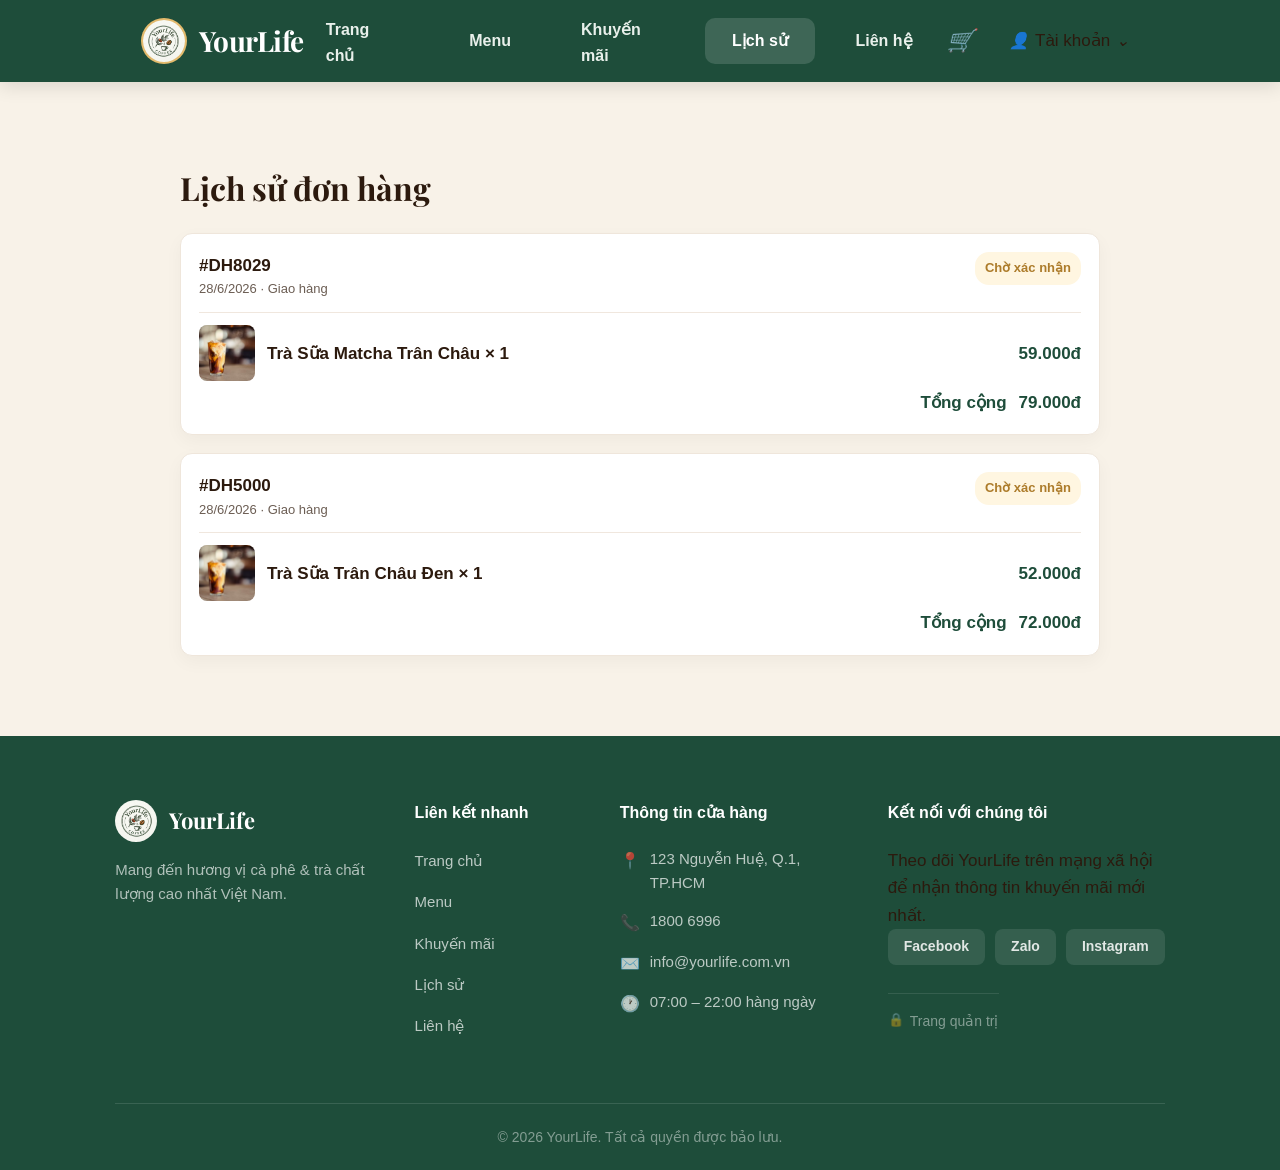
<file: pages/lichsu.html>
<!doctype html>
<html lang="vi">
  <head>
    <meta charset="UTF-8" />
    <meta name="viewport" content="width=device-width, initial-scale=1.0" />
    <title>Lịch sử đơn hàng - YourLife</title>
    <link rel="stylesheet" href="../assets/css/style.css" />
    <link rel="stylesheet" href="../assets/css/pages/lichsu.css" />
  </head>
  <body>
    <header class="header">
      <a href="../index.html" class="header-brand">
        <div class="brand-icon">
          <img src="../assets/images/trangchu/logo.jpg" alt="YourLife Coffee" />
        </div>
        <span class="brand-name">YourLife</span>
      </a>
      <nav class="navbar">
        <ul class="nav">
          <li class="nav-item">
            <a href="../index.html" class="nav-link">Trang chủ</a>
          </li>
          <li class="nav-item">
            <a href="./menu.html" class="nav-link">Menu</a>
          </li>
          <li class="nav-item">
            <a href="./khuyenmai.html" class="nav-link">Khuyến mãi</a>
          </li>
          <li class="nav-item">
            <a href="./lichsu.html" class="nav-link active">Lịch sử</a>
          </li>
          <li class="nav-item">
            <a href="./lienhe.html" class="nav-link">Liên hệ</a>
          </li>
        </ul>
      </nav>
      <div class="header-action">
        <a href="./cart.html" class="cart"><i class="icon-cart"></i></a>
        <button class="account">
          <i class="icon-user"></i>
          <span>Tài khoản</span>
          <i class="icon-char"></i>
        </button>
      </div>
    </header>

    <main class="lichsu-page">
      <div class="lichsu-container">
        <h1 class="lichsu-title">Lịch sử đơn hàng</h1>
        <div id="orderList" class="order-list"></div>
      </div>
    </main>

    <footer class="footer">
      <div class="footer-main">
        <div class="footer-brand">
          <div class="footer-brand-icon">
            <img src="../assets/images/trangchu/logo.jpg" alt="YourLife" />
          </div>
          <span class="footer-brand-name">YourLife</span>
        </div>
        <p class="footer-tagline">
          Mang đến hương vị cà phê &amp; trà chất lượng cao nhất Việt Nam.
        </p>
      </div>
      <div class="footer-link">
        <h3 class="footer-heading">Liên kết nhanh</h3>
        <nav>
          <ul>
            <li><a href="../index.html">Trang chủ</a></li>
            <li><a href="./menu.html">Menu</a></li>
            <li><a href="./khuyenmai.html">Khuyến mãi</a></li>
            <li><a href="./lichsu.html">Lịch sử</a></li>
            <li><a href="./lienhe.html">Liên hệ</a></li>
          </ul>
        </nav>
      </div>
      <div class="footer-info">
        <h3 class="footer-heading">Thông tin cửa hàng</h3>
        <div class="footer-info-list">
          <div class="footer-info-item">
            <span class="fi-icon">📍</span
            ><span>123 Nguyễn Huệ, Q.1, TP.HCM</span>
          </div>
          <div class="footer-info-item">
            <span class="fi-icon">📞</span><span>1800 6996</span>
          </div>
          <div class="footer-info-item">
            <span class="fi-icon">✉️</span><span>info@yourlife.com.vn</span>
          </div>
          <div class="footer-info-item">
            <span class="fi-icon">🕐</span><span>07:00 – 22:00 hàng ngày</span>
          </div>
        </div>
      </div>
      <div class="footer-contact">
        <h3 class="footer-heading">Kết nối với chúng tôi</h3>
        <p class="footer-contact-desc">
          Theo dõi YourLife trên mạng xã hội để nhận thông tin khuyến mãi mới
          nhất.
        </p>
        <div class="footer-social">
          <a
            href="https://www.facebook.com/?locale=vi_VN"
            target="_blank"
            class="social-btn"
            >Facebook</a
          >
          <a
            href="https://id.zalo.me/account?continue=https%3A%2F%2Fchat.zalo.me%2F"
            target="_blank"
            class="social-btn"
            >Zalo</a
          >
          <a
            href="https://www.instagram.com/"
            target="_blank"
            class="social-btn"
            >Instagram</a
          >
        </div>
        <a href="" class="footer-admin">Trang quản trị</a>
      </div>
      <div class="footer-bottom">
        <p class="footer-copyright">
          © 2026 YourLife. Tất cả quyền được bảo lưu.
        </p>
      </div>
    </footer>

    <script src="../assets/js/pages/lichsu.js"></script>
    <script src="../assets/js/account-dropdown.js"></script>
  </body>
</html>
</file>
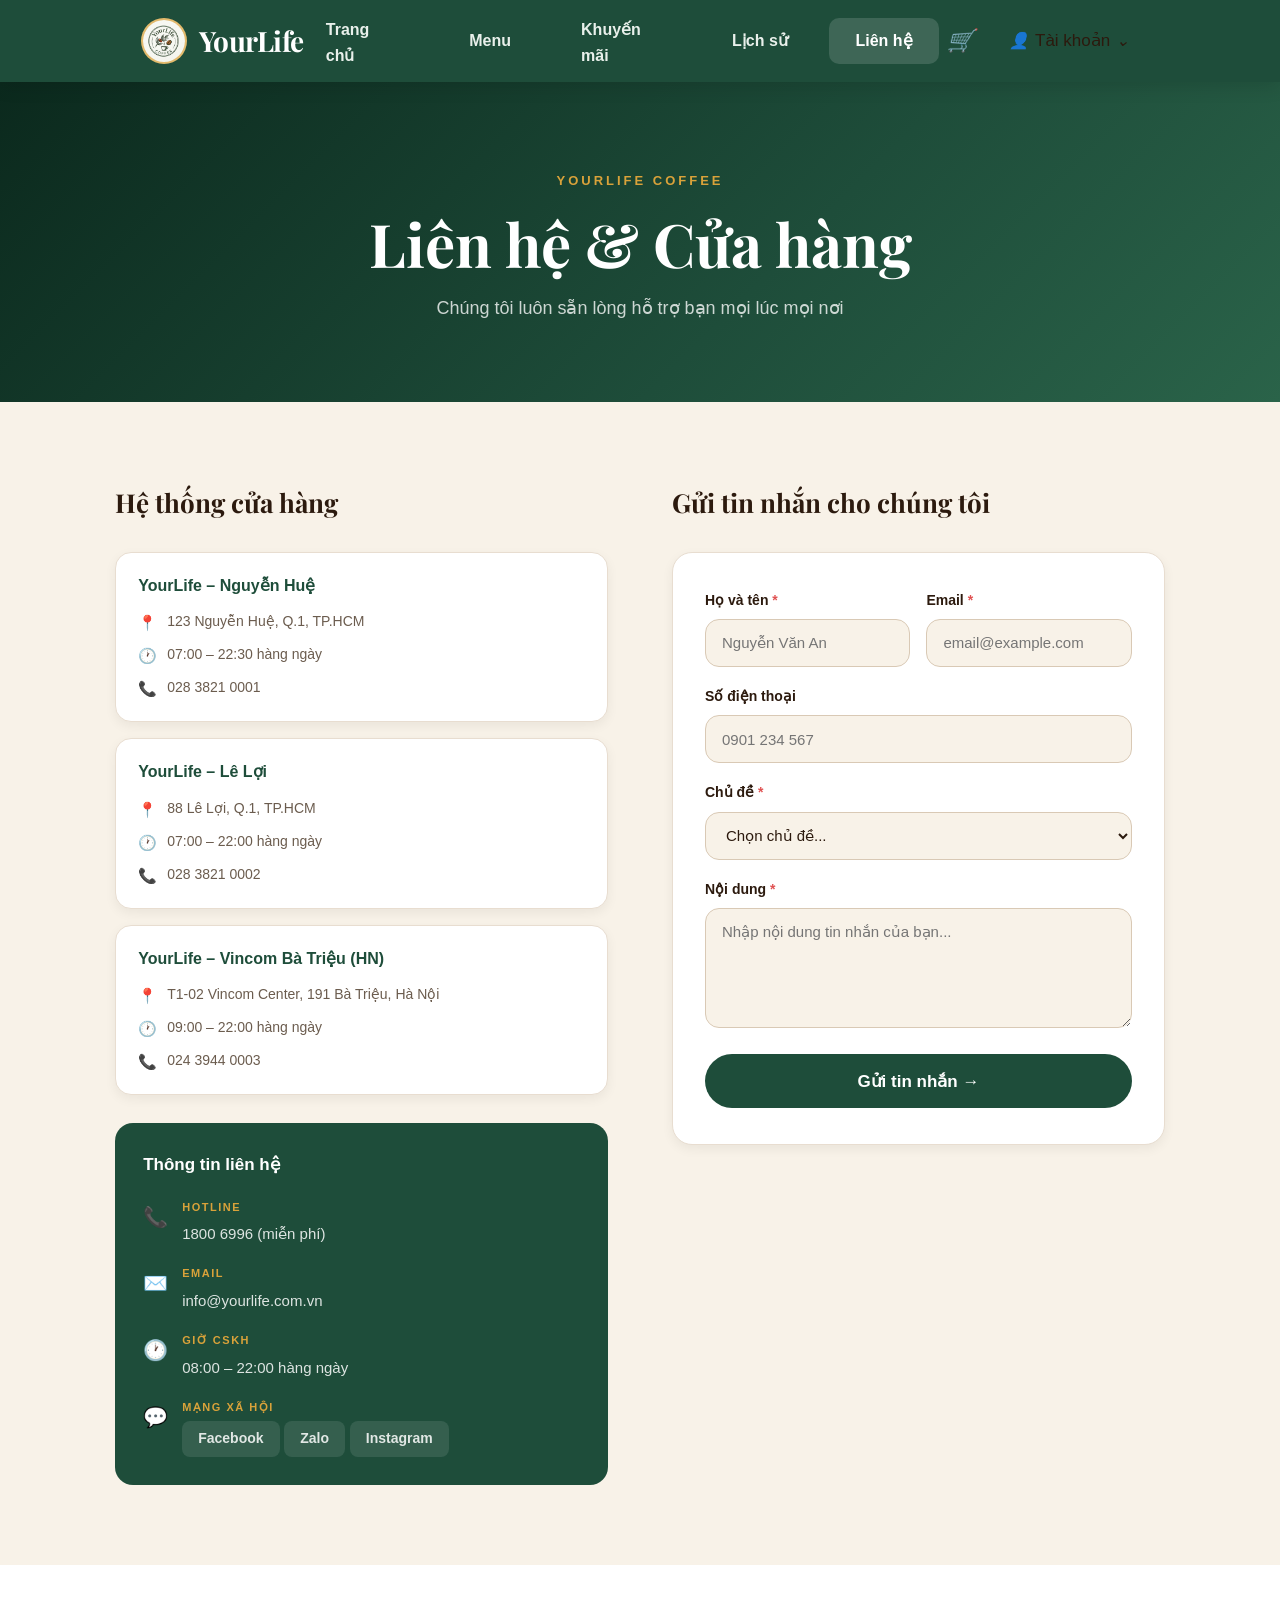
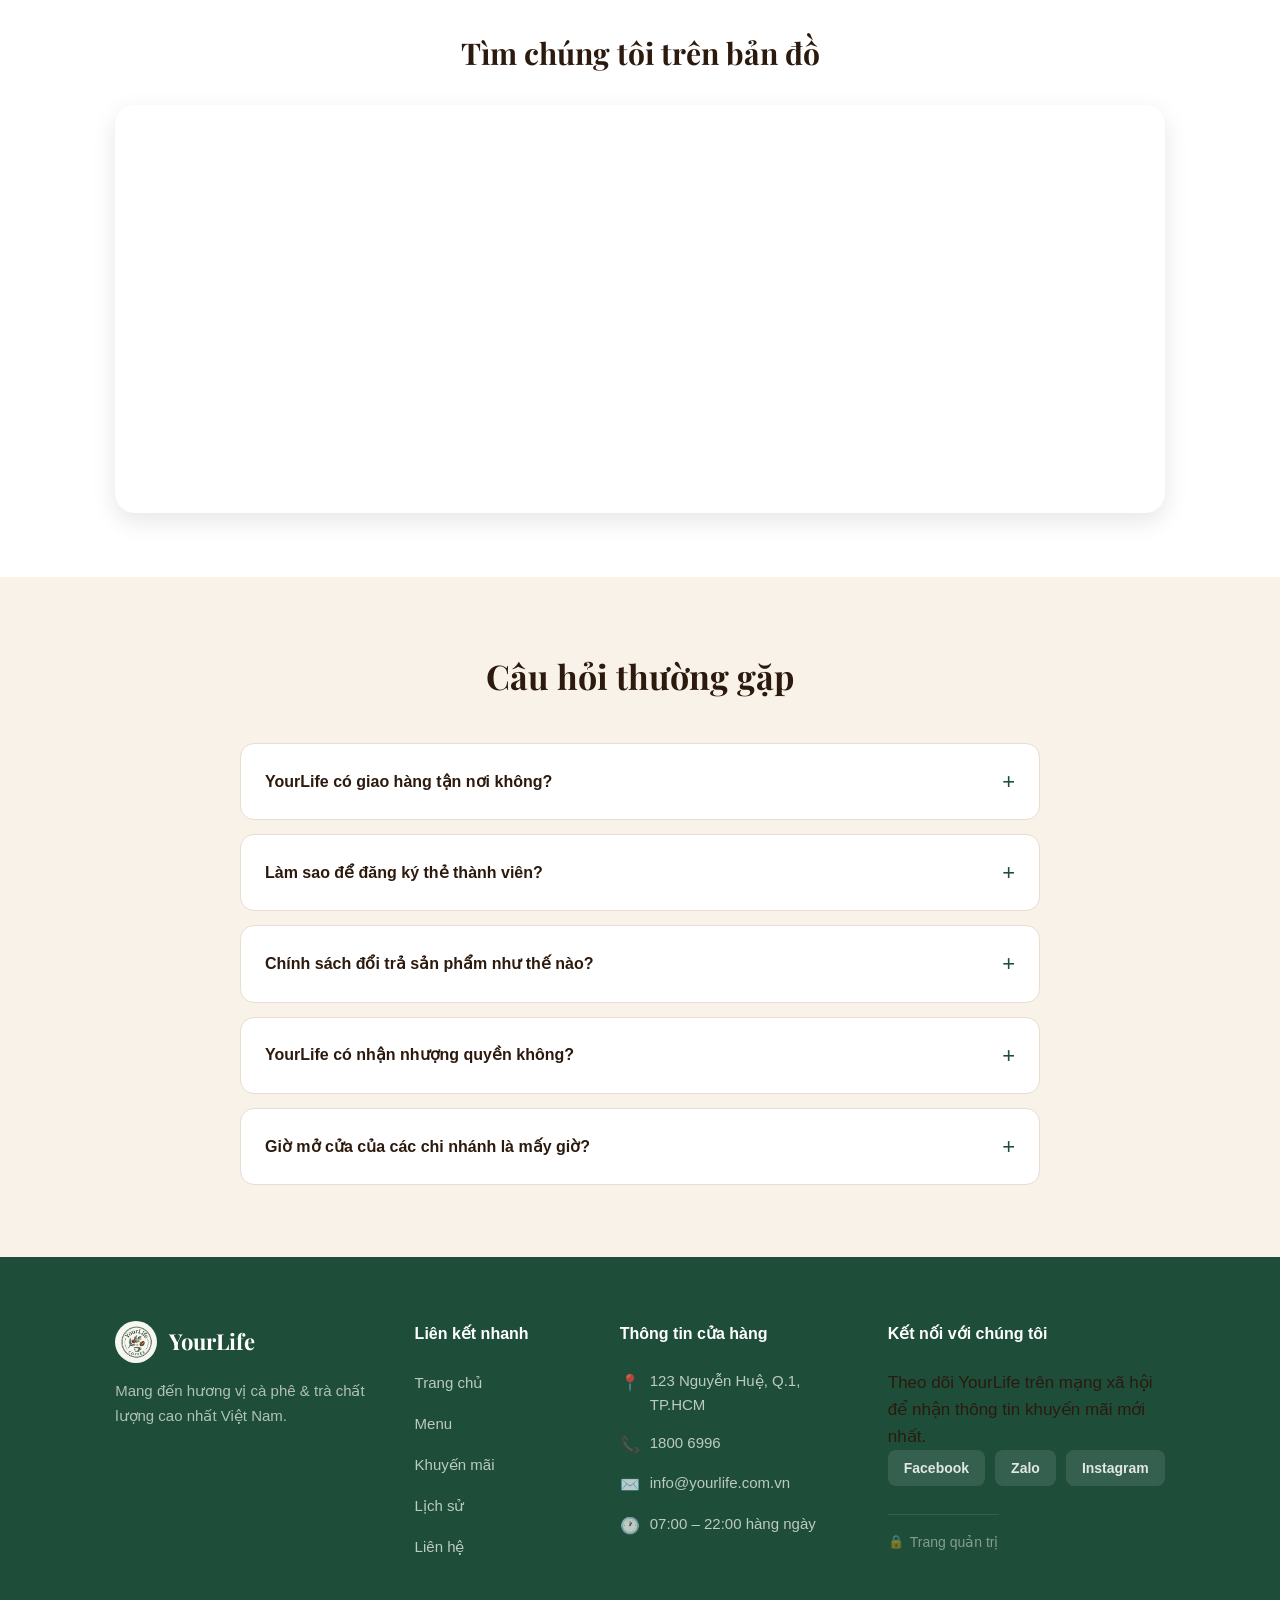
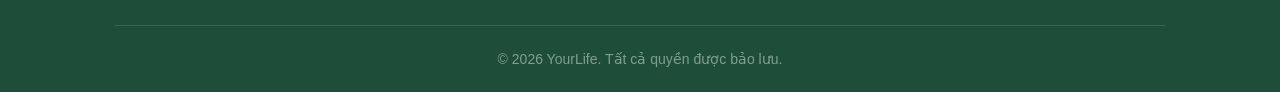
<file: pages/lienhe.html>
<!doctype html>
<html lang="vi">
  <head>
    <meta charset="UTF-8" />
    <meta name="viewport" content="width=device-width, initial-scale=1.0" />
    <link rel="preconnect" href="https://fonts.googleapis.com" />
    <link rel="preconnect" href="https://fonts.gstatic.com" crossorigin />
    <link
      href="https://fonts.googleapis.com/css2?family=Playfair+Display:wght@400;600;700&display=swap"
      rel="stylesheet"
    />
    <link rel="stylesheet" href="../assets/css/style.css" />
    <link rel="stylesheet" href="../assets/css/pages/lienhe.css" />
    <title>Liên hệ – YourLife Coffee</title>
  </head>
  <body>
    <!-- HEADER -->
    <header class="header">
      <a href="../index.html" class="header-brand">
        <div class="brand-icon">
          <img src="../assets/images/trangchu/logo.jpg" alt="YourLife Coffee" />
        </div>
        <span class="brand-name">YourLife</span>
      </a>
      <nav class="navbar">
        <ul class="nav">
          <li class="nav-item">
            <a href="../index.html" class="nav-link">Trang chủ</a>
          </li>
          <li class="nav-item">
            <a href="./menu.html" class="nav-link">Menu</a>
          </li>
          <li class="nav-item">
            <a href="./khuyenmai.html" class="nav-link">Khuyến mãi</a>
          </li>
          <li class="nav-item">
            <a href="./lichsu.html" class="nav-link">Lịch sử</a>
          </li>
          <li class="nav-item">
            <a href="./lienhe.html" class="nav-link active">Liên hệ</a>
          </li>
        </ul>
      </nav>
      <div class="header-action">
        <a href="./cart.html" class="cart"><i class="icon-cart"></i></a>
        <button class="account">
          <i class="icon-user"></i><span>Tài khoản</span
          ><i class="icon-char"></i>
        </button>
      </div>
    </header>

    <main>
      <!-- PAGE HERO -->
      <section
        class="page-hero"
        style="
          background-image: linear-gradient(
            135deg,
            #0b291d 0%,
            #1e4d3a 60%,
            #2a6349 100%
          );
        "
      >
        <div class="page-hero-content">
          <p class="page-hero-label">YourLife Coffee</p>
          <h1 class="page-hero-title">Liên hệ &amp; Cửa hàng</h1>
          <p class="page-hero-desc">
            Chúng tôi luôn sẵn lòng hỗ trợ bạn mọi lúc mọi nơi
          </p>
        </div>
      </section>

      <!-- MAIN CONTENT -->
      <section class="contact-section">
        <div class="contact-container">
          <!-- CỘT TRÁI: Cửa hàng + Thông tin -->
          <div class="contact-left">
            <h2 class="contact-subtitle">Hệ thống cửa hàng</h2>
            <div class="store-list">
              <div class="store-card">
                <h3 class="store-name">YourLife – Nguyễn Huệ</h3>
                <div class="store-info-list">
                  <div class="store-info-item">
                    <span class="store-icon">📍</span>
                    <span>123 Nguyễn Huệ, Q.1, TP.HCM</span>
                  </div>
                  <div class="store-info-item">
                    <span class="store-icon">🕐</span>
                    <span>07:00 – 22:30 hàng ngày</span>
                  </div>
                  <div class="store-info-item">
                    <span class="store-icon">📞</span>
                    <span>028 3821 0001</span>
                  </div>
                </div>
              </div>
              <div class="store-card">
                <h3 class="store-name">YourLife – Lê Lợi</h3>
                <div class="store-info-list">
                  <div class="store-info-item">
                    <span class="store-icon">📍</span>
                    <span>88 Lê Lợi, Q.1, TP.HCM</span>
                  </div>
                  <div class="store-info-item">
                    <span class="store-icon">🕐</span>
                    <span>07:00 – 22:00 hàng ngày</span>
                  </div>
                  <div class="store-info-item">
                    <span class="store-icon">📞</span>
                    <span>028 3821 0002</span>
                  </div>
                </div>
              </div>
              <div class="store-card">
                <h3 class="store-name">YourLife – Vincom Bà Triệu (HN)</h3>
                <div class="store-info-list">
                  <div class="store-info-item">
                    <span class="store-icon">📍</span>
                    <span>T1-02 Vincom Center, 191 Bà Triệu, Hà Nội</span>
                  </div>
                  <div class="store-info-item">
                    <span class="store-icon">🕐</span>
                    <span>09:00 – 22:00 hàng ngày</span>
                  </div>
                  <div class="store-info-item">
                    <span class="store-icon">📞</span>
                    <span>024 3944 0003</span>
                  </div>
                </div>
              </div>
            </div>

            <!-- Thông tin liên hệ tổng -->
            <div class="contact-info-box">
              <h3 class="contact-info-title">Thông tin liên hệ</h3>
              <div class="contact-info-list">
                <div class="contact-info-item">
                  <span class="ci-icon">📞</span>
                  <div>
                    <span class="ci-label">Hotline</span>
                    <span class="ci-value">1800 6996 (miễn phí)</span>
                  </div>
                </div>
                <div class="contact-info-item">
                  <span class="ci-icon">✉️</span>
                  <div>
                    <span class="ci-label">Email</span>
                    <span class="ci-value">info@yourlife.com.vn</span>
                  </div>
                </div>
                <div class="contact-info-item">
                  <span class="ci-icon">🕐</span>
                  <div>
                    <span class="ci-label">Giờ CSKH</span>
                    <span class="ci-value">08:00 – 22:00 hàng ngày</span>
                  </div>
                </div>
                <div class="contact-info-item">
                  <span class="ci-icon">💬</span>
                  <div>
                    <span class="ci-label">Mạng xã hội</span>
                    <div class="ci-social">
                      <a
                        href="https://www.facebook.com/?locale=vi_VN"
                        target="_blank"
                        class="social-btn"
                        >Facebook</a
                      >
                      <a
                        href="https://id.zalo.me/account?continue=https%3A%2F%2Fchat.zalo.me%2F"
                        target="_blank"
                        class="social-btn"
                        >Zalo</a
                      >
                      <a
                        href="https://www.instagram.com/"
                        target="_blank"
                        class="social-btn"
                        >Instagram</a
                      >
                    </div>
                  </div>
                </div>
              </div>
            </div>
          </div>

          <!-- CỘT PHẢI: Form liên hệ -->
          <div class="contact-right">
            <h2 class="contact-subtitle">Gửi tin nhắn cho chúng tôi</h2>

            <div id="form-success" class="form-success" style="display: none">
              <div class="form-success-icon">✅</div>
              <h3>Gửi thành công!</h3>
              <p>
                Cảm ơn bạn đã liên hệ. Chúng tôi sẽ phản hồi trong vòng 24 giờ.
              </p>
              <button onclick="resetForm()" class="btn-reset-form">
                Gửi tin nhắn khác
              </button>
            </div>

            <form
              id="contact-form"
              class="contact-form"
              onsubmit="handleContactSubmit(event)"
            >
              <div class="form-row">
                <div class="form-group">
                  <label class="form-label"
                    >Họ và tên <span class="required">*</span></label
                  >
                  <input
                    type="text"
                    class="form-input"
                    placeholder="Nguyễn Văn An"
                    required
                  />
                </div>
                <div class="form-group">
                  <label class="form-label"
                    >Email <span class="required">*</span></label
                  >
                  <input
                    type="email"
                    class="form-input"
                    placeholder="email@example.com"
                    required
                  />
                </div>
              </div>
              <div class="form-group">
                <label class="form-label">Số điện thoại</label>
                <input
                  type="tel"
                  class="form-input"
                  placeholder="0901 234 567"
                />
              </div>
              <div class="form-group">
                <label class="form-label"
                  >Chủ đề <span class="required">*</span></label
                >
                <select class="form-input form-select" required>
                  <option value="" disabled selected>Chọn chủ đề...</option>
                  <option value="order">Hỏi về đơn hàng</option>
                  <option value="product">Hỏi về sản phẩm</option>
                  <option value="promo">Chương trình khuyến mãi</option>
                  <option value="franchise">Nhượng quyền thương hiệu</option>
                  <option value="feedback">Góp ý / Phản hồi</option>
                  <option value="other">Khác</option>
                </select>
              </div>
              <div class="form-group">
                <label class="form-label"
                  >Nội dung <span class="required">*</span></label
                >
                <textarea
                  class="form-input form-textarea"
                  rows="5"
                  placeholder="Nhập nội dung tin nhắn của bạn..."
                  required
                ></textarea>
              </div>
              <button type="submit" class="btn-submit">Gửi tin nhắn →</button>
            </form>
          </div>
        </div>
      </section>

      <!-- BẢN ĐỒ GIẢ LẬP -->
      <section class="map-section">
        <div class="map-container">
          <h2 class="map-title">Tìm chúng tôi trên bản đồ</h2>
          <div class="map-embed">
            <iframe
              src="https://www.google.com/maps/embed?pb=!1m18!1m12!1m3!1d3919.4676724684775!2d106.70007287475836!3d10.776887489374595!2m3!1f0!2f0!3f0!3m2!1i1024!2i768!4f13.1!3m3!1m2!1s0x31752f38f9ed887b%3A0xc59677ab5d14e2b!2zMTIzIE5ndXnhu4VuIEh14buHLCBC4bq_biBOZ2jDqSwgUXXhuq1uIDEsIFRow6BuaCBwaOG7kSBI4buTIENow60gTWluaCwgVmnhu4d0IE5hbQ!5e0!3m2!1svi!2s!4v1718000000000!5m2!1svi!2s"
              width="100%"
              height="400"
              style="border: 0; border-radius: 20px"
              allowfullscreen=""
              loading="lazy"
              referrerpolicy="no-referrer-when-downgrade"
            >
            </iframe>
          </div>
        </div>
      </section>

      <!-- FAQ -->
      <section class="faq-section">
        <div class="faq-container">
          <h2 class="faq-title">Câu hỏi thường gặp</h2>
          <div class="faq-list">
            <details class="faq-item">
              <summary class="faq-question">
                YourLife có giao hàng tận nơi không?
              </summary>
              <p class="faq-answer">
                Có! YourLife hỗ trợ giao hàng qua ứng dụng GrabFood, ShopeeFood
                và BeFood. Bạn cũng có thể đặt trực tiếp trên website và chọn
                hình thức giao hàng.
              </p>
            </details>
            <details class="faq-item">
              <summary class="faq-question">
                Làm sao để đăng ký thẻ thành viên?
              </summary>
              <p class="faq-answer">
                Bạn có thể đăng ký thẻ thành viên tại quầy tại bất kỳ chi nhánh
                nào của YourLife, hoặc đăng ký trực tuyến trên ứng dụng YourLife
                App.
              </p>
            </details>
            <details class="faq-item">
              <summary class="faq-question">
                Chính sách đổi trả sản phẩm như thế nào?
              </summary>
              <p class="faq-answer">
                Nếu sản phẩm có lỗi từ phía YourLife (sai đơn, chất lượng không
                đảm bảo), chúng tôi sẽ đổi/hoàn tiền trong vòng 30 phút kể từ
                khi nhận hàng. Vui lòng liên hệ hotline 1800 6996.
              </p>
            </details>
            <details class="faq-item">
              <summary class="faq-question">
                YourLife có nhận nhượng quyền không?
              </summary>
              <p class="faq-answer">
                Có! YourLife hiện đang mở rộng hệ thống nhượng quyền toàn quốc.
                Vui lòng gửi email tới franchise@yourlife.com.vn hoặc điền vào
                form liên hệ ở trên để được tư vấn chi tiết.
              </p>
            </details>
            <details class="faq-item">
              <summary class="faq-question">
                Giờ mở cửa của các chi nhánh là mấy giờ?
              </summary>
              <p class="faq-answer">
                Hầu hết các chi nhánh YourLife mở cửa từ 07:00 đến 22:00 – 22:30
                hàng ngày, kể cả ngày lễ và cuối tuần. Một số chi nhánh trong
                trung tâm thương mại có thể có giờ khác.
              </p>
            </details>
          </div>
        </div>
      </section>
    </main>

    <!-- FOOTER -->
    <footer class="footer">
      <div class="footer-main">
        <div class="footer-brand">
          <div class="footer-brand-icon">
            <img src="../assets/images/trangchu/logo.jpg" alt="YourLife" />
          </div>
          <span class="footer-brand-name">YourLife</span>
        </div>
        <p class="footer-tagline">
          Mang đến hương vị cà phê &amp; trà chất lượng cao nhất Việt Nam.
        </p>
      </div>
      <div class="footer-link">
        <h3 class="footer-heading">Liên kết nhanh</h3>
        <nav>
          <ul>
            <li><a href="../index.html">Trang chủ</a></li>
            <li><a href="./menu.html">Menu</a></li>
            <li><a href="./khuyenmai.html">Khuyến mãi</a></li>
            <li><a href="./lichsu.html">Lịch sử</a></li>
            <li><a href="./lienhe.html">Liên hệ</a></li>
          </ul>
        </nav>
      </div>
      <div class="footer-info">
        <h3 class="footer-heading">Thông tin cửa hàng</h3>
        <div class="footer-info-list">
          <div class="footer-info-item">
            <span class="fi-icon">📍</span
            ><span>123 Nguyễn Huệ, Q.1, TP.HCM</span>
          </div>
          <div class="footer-info-item">
            <span class="fi-icon">📞</span><span>1800 6996</span>
          </div>
          <div class="footer-info-item">
            <span class="fi-icon">✉️</span><span>info@yourlife.com.vn</span>
          </div>
          <div class="footer-info-item">
            <span class="fi-icon">🕐</span><span>07:00 – 22:00 hàng ngày</span>
          </div>
        </div>
      </div>
      <div class="footer-contact">
        <h3 class="footer-heading">Kết nối với chúng tôi</h3>
        <p class="footer-contact-desc">
          Theo dõi YourLife trên mạng xã hội để nhận thông tin khuyến mãi mới
          nhất.
        </p>
        <div class="footer-social">
          <a
            href="https://www.facebook.com/?locale=vi_VN"
            target="_blank"
            class="social-btn"
            >Facebook</a
          >
          <a
            href="https://id.zalo.me/account?continue=https%3A%2F%2Fchat.zalo.me%2F"
            target="_blank"
            class="social-btn"
            >Zalo</a
          >
          <a
            href="https://www.instagram.com/"
            target="_blank"
            class="social-btn"
            >Instagram</a
          >
        </div>
        <a href="" class="footer-admin">Trang quản trị</a>
      </div>
      <div class="footer-bottom">
        <p class="footer-copyright">
          © 2026 YourLife. Tất cả quyền được bảo lưu.
        </p>
      </div>
    </footer>

    <script src="../assets/js/utils/validate.js"></script>
    <script src="../assets/js/account-dropdown.js"></script>
  </body>
</html>
</file>
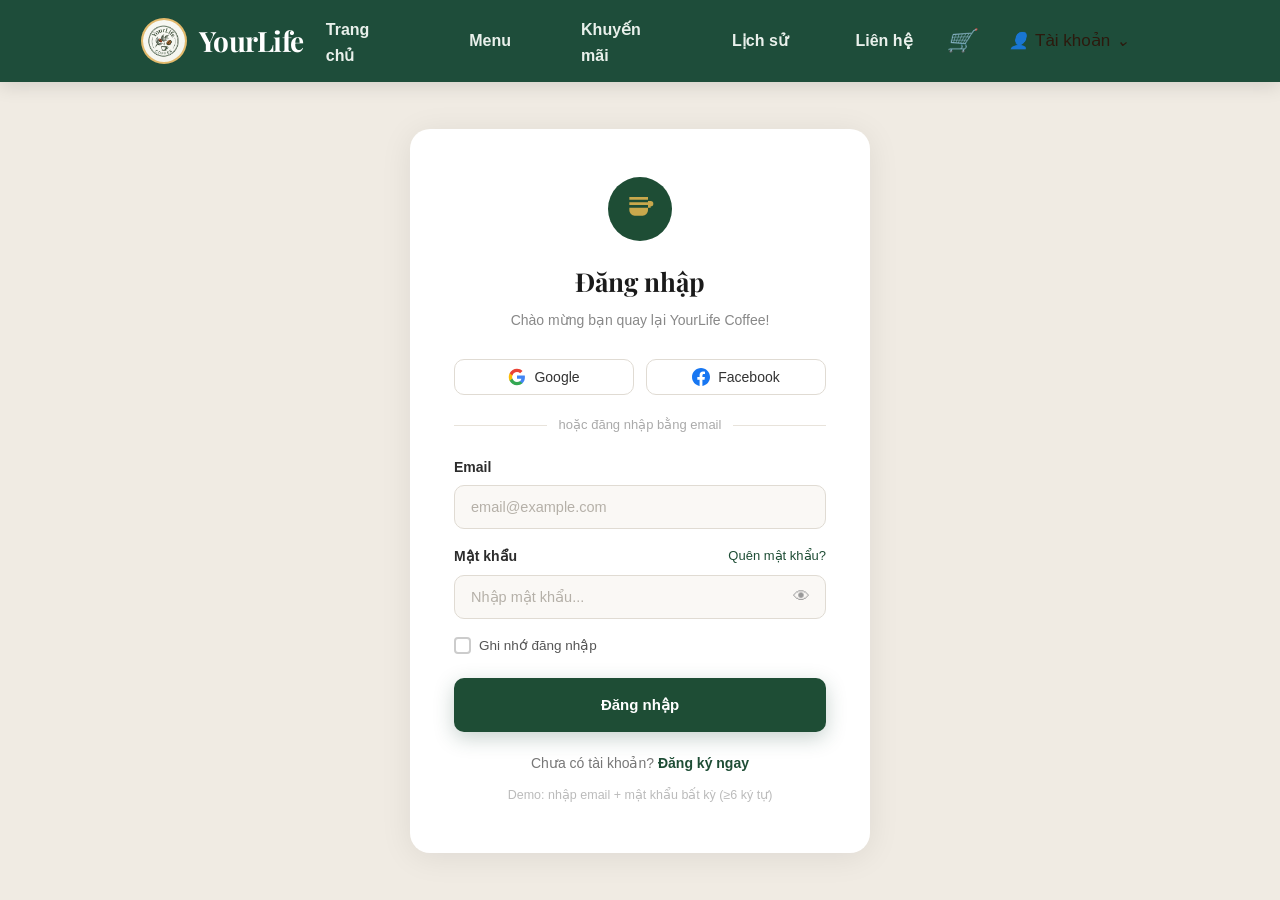
<file: pages/login.html>
<!doctype html>
<html lang="vi">
  <head>
    <meta charset="UTF-8" />
    <meta name="viewport" content="width=device-width, initial-scale=1.0" />
    <link rel="preconnect" href="https://fonts.googleapis.com" />
    <link rel="preconnect" href="https://fonts.gstatic.com" crossorigin />
    <link
      href="https://fonts.googleapis.com/css2?family=Playfair+Display:wght@400;600;700&family=Inter:wght@400;500;600&display=swap"
      rel="stylesheet"
    />
    <link rel="stylesheet" href="../assets/css/style.css" />
    <link rel="stylesheet" href="../assets/css/pages/auth.css" />
    <title>Đăng nhập – YourLife Coffee</title>
  </head>
  <body class="auth-page">
    <!-- HEADER -->
    <header class="header">
      <a href="../index.html" class="header-brand">
        <div class="brand-icon">
          <img src="../assets/images/trangchu/logo.jpg" alt="YourLife Coffee" />
        </div>
        <span class="brand-name">YourLife</span>
      </a>
      <nav class="navbar">
        <ul class="nav">
          <li class="nav-item">
            <a href="../index.html" class="nav-link">Trang chủ</a>
          </li>
          <li class="nav-item">
            <a href="./menu.html" class="nav-link">Menu</a>
          </li>
          <li class="nav-item">
            <a href="./khuyenmai.html" class="nav-link">Khuyến mãi</a>
          </li>
          <li class="nav-item">
            <a href="./lichsu.html" class="nav-link">Lịch sử</a>
          </li>
          <li class="nav-item">
            <a href="./lienhe.html" class="nav-link">Liên hệ</a>
          </li>
        </ul>
      </nav>
      <div class="header-action">
        <a href="./cart.html" class="cart"><i class="icon-cart"></i></a>
        <button class="account">
          <i class="icon-user"></i>
          <span>Tài khoản</span>
          <i class="icon-char"></i>
        </button>
      </div>
    </header>

    <div class="auth-wrap">
      <div class="auth-card">
        <!-- Logo -->
        <div class="auth-card-logo">
          <div class="auth-card-logo-circle">
            <svg viewBox="0 0 24 24" xmlns="http://www.w3.org/2000/svg">
              <path
                d="M20 3H4v10a4 4 0 0 0 4 4h6a4 4 0 0 0 4-4v-3h2a2 2 0 0 0 0-4h-2V3zm-2 7h2v1h-2v-1zM4 5h14v2H4V5zm0 4h14v2H4V9z"
                fill="#c9a84c"
              />
            </svg>
          </div>
        </div>

        <h1>Đăng nhập</h1>
        <p class="auth-card-sub">Chào mừng bạn quay lại YourLife Coffee!</p>

        <!-- Social -->
        <div class="social-row">
          <a
            href="https://accounts.google.com/signin"
            target="_blank"
            class="social-btn"
          >
            <svg width="18" height="18" viewBox="0 0 24 24">
              <path
                fill="#4285F4"
                d="M22.56 12.25c0-.78-.07-1.53-.2-2.25H12v4.26h5.92c-.26 1.37-1.04 2.53-2.21 3.31v2.77h3.57c2.08-1.92 3.28-4.74 3.28-8.09z"
              />
              <path
                fill="#34A853"
                d="M12 23c2.97 0 5.46-.98 7.28-2.66l-3.57-2.77c-.98.66-2.23 1.06-3.71 1.06-2.86 0-5.29-1.93-6.16-4.53H2.18v2.84C3.99 20.53 7.7 23 12 23z"
              />
              <path
                fill="#FBBC05"
                d="M5.84 14.09c-.22-.66-.35-1.36-.35-2.09s.13-1.43.35-2.09V7.07H2.18C1.43 8.55 1 10.22 1 12s.43 3.45 1.18 4.93l2.85-2.22.81-.62z"
              />
              <path
                fill="#EA4335"
                d="M12 5.38c1.62 0 3.06.56 4.21 1.64l3.15-3.15C17.45 2.09 14.97 1 12 1 7.7 1 3.99 3.47 2.18 7.07l3.66 2.84c.87-2.6 3.3-4.53 6.16-4.53z"
              />
            </svg>
            Google
          </a>
          <a
            href="https://www.facebook.com/?locale=vi_VN"
            target="_blank"
            class="social-btn"
          >
            <svg width="18" height="18" viewBox="0 0 24 24" fill="#1877F2">
              <path
                d="M24 12.073c0-6.627-5.373-12-12-12s-12 5.373-12 12c0 5.99 4.388 10.954 10.125 11.854v-8.385H7.078v-3.47h3.047V9.43c0-3.007 1.792-4.669 4.533-4.669 1.312 0 2.686.235 2.686.235v2.953H15.83c-1.491 0-1.956.925-1.956 1.874v2.25h3.328l-.532 3.47h-2.796v8.385C19.612 23.027 24 18.062 24 12.073z"
              />
            </svg>
            Facebook
          </a>
        </div>

        <div class="auth-divider">hoặc đăng nhập bằng email</div>

        <!-- Form -->
        <form id="login-form" onsubmit="handleLogin(event)">
          <div class="auth-field">
            <label class="auth-label">Email</label>
            <div class="auth-input-wrap">
              <input
                type="email"
                class="auth-input"
                id="login-email"
                placeholder="email@example.com"
                required
                autocomplete="email"
              />
            </div>
          </div>

          <div class="auth-field">
            <div class="auth-label-row">
              <label class="auth-label">Mật khẩu</label>
              <a href="./forgot-password.html" class="auth-forgot"
                >Quên mật khẩu?</a
              >
            </div>
            <div class="auth-input-wrap">
              <input
                type="password"
                class="auth-input has-toggle"
                id="login-pass"
                placeholder="Nhập mật khẩu..."
                required
                autocomplete="current-password"
              />
              <span
                class="auth-toggle-pass"
                role="button"
                tabindex="0"
                onclick="togglePass('login-pass', this)"
                onkeydown="
                  if (event.key === 'Enter' || event.key === ' ')
                    togglePass('login-pass', this);
                "
                >👁</span
              >
            </div>
          </div>

          <div class="auth-remember">
            <label class="checkbox-label">
              <input type="checkbox" class="checkbox-input" />
              <span class="checkbox-custom"></span>
              <span>Ghi nhớ đăng nhập</span>
            </label>
          </div>

          <div id="login-error" class="auth-error" style="display: none">
            Email hoặc mật khẩu không đúng. Vui lòng thử lại.
          </div>

          <button type="submit" class="auth-submit-btn" id="login-btn">
            <span class="btn-text">Đăng nhập</span>
            <span class="btn-loader" style="display: none">Đang xử lý...</span>
          </button>
        </form>

        <p class="auth-bottom">
          Chưa có tài khoản? <a href="./dangky.html">Đăng ký ngay</a>
        </p>
        <p class="auth-demo-note">
          Demo: nhập email + mật khẩu bất kỳ (≥6 ký tự)
        </p>
      </div>
    </div>

    <script src="../assets/js/utils/validate.js"></script>
    <script src="../assets/js/account-dropdown.js"></script>
  </body>
</html>
</file>
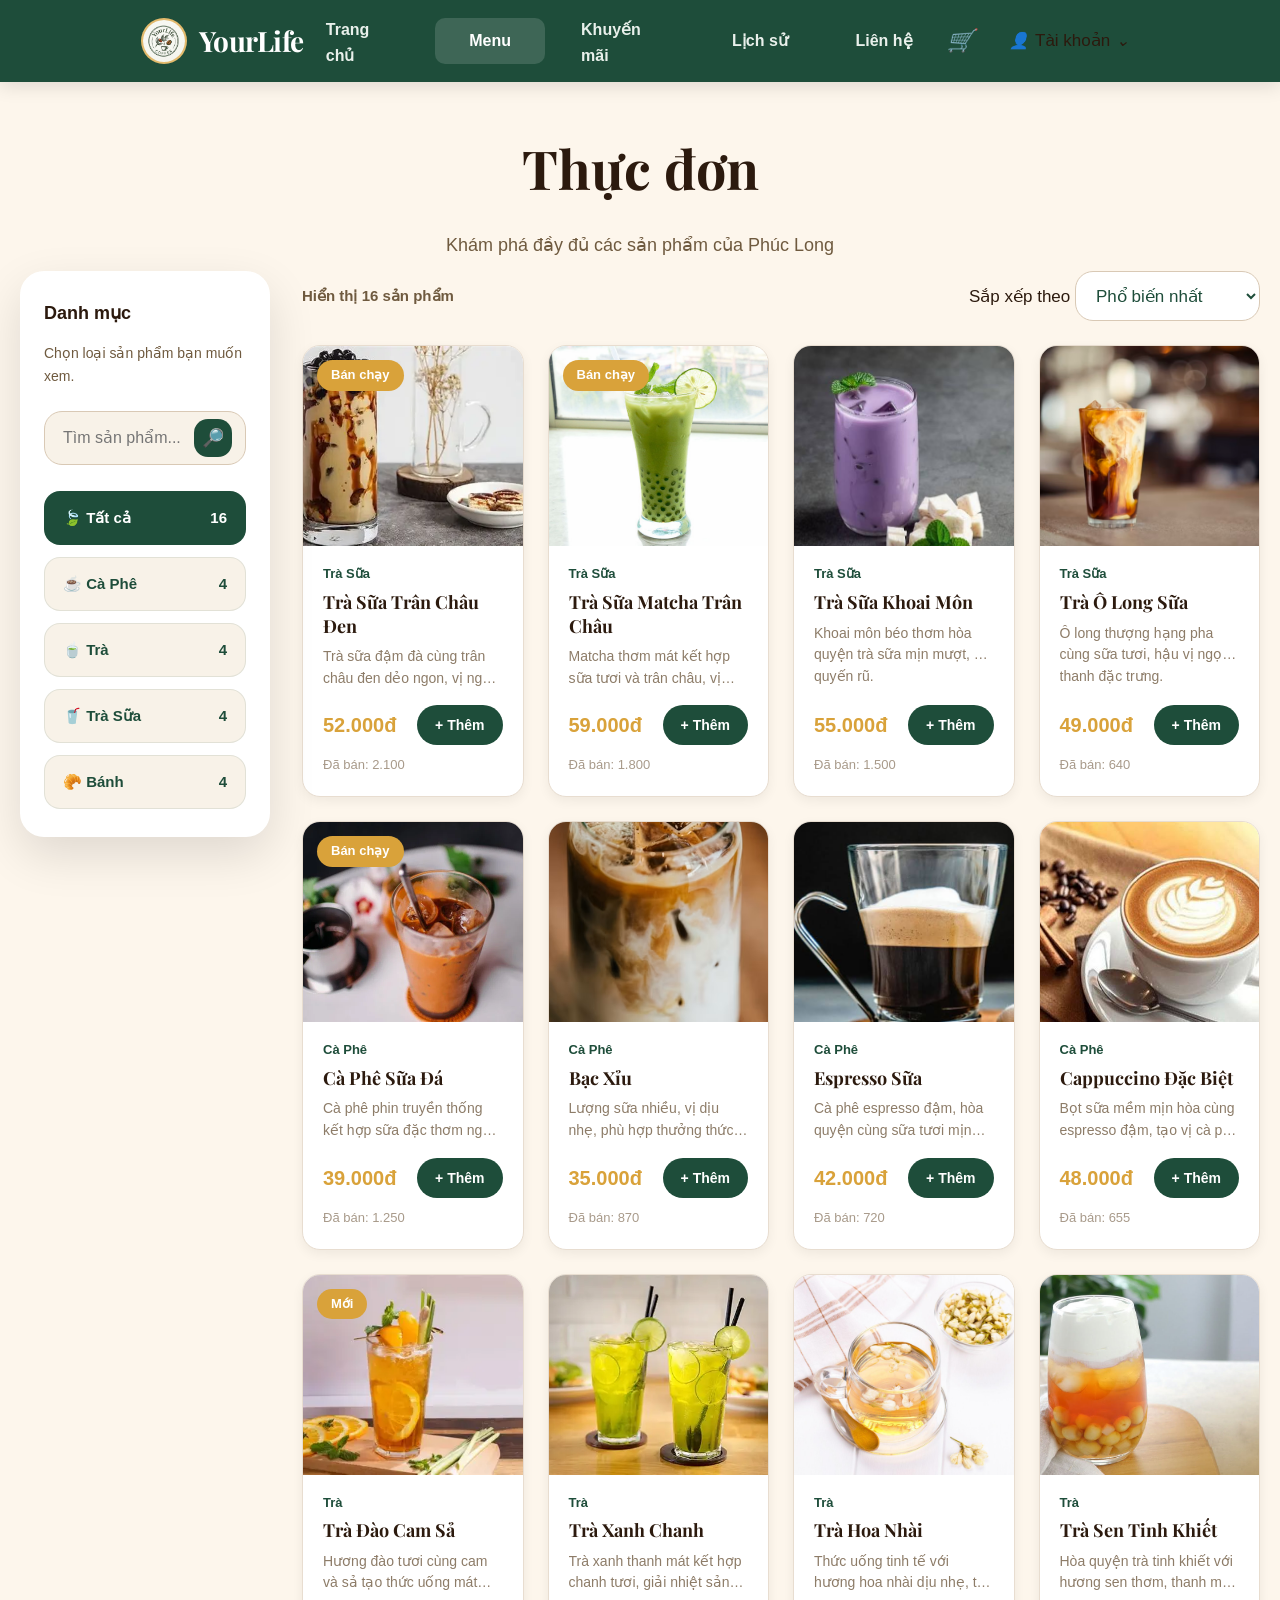
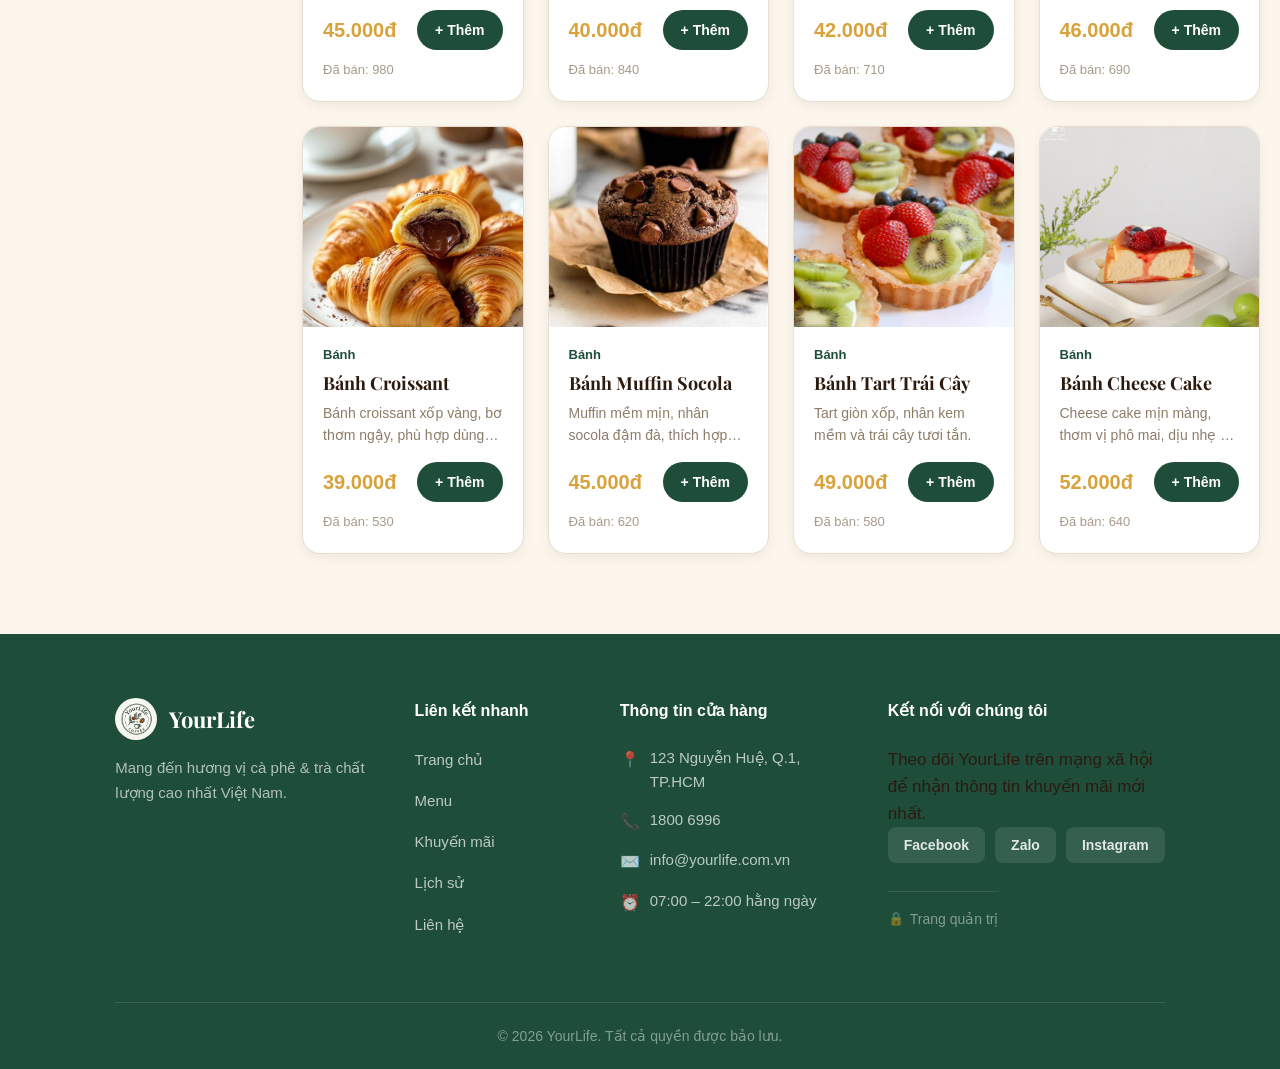
<file: pages/menu.html>
<!doctype html>
<html lang="vi">
  <head>
    <meta charset="UTF-8" />
    <meta name="viewport" content="width=device-width, initial-scale=1.0" />
    <title>YourLife Coffee - Menu</title>
    
    <link rel="stylesheet" href="../assets/css/style.css">
    <link rel="stylesheet" href="../assets/css/pages/menu.css">
  </head>
  <body>
    <header class="header">
      <a href="../index.html" target="_self" class="header-brand">
        <div class="brand-icon">
          <img src="../assets/images/trangchu/logo.jpg" alt="YourLife Coffee" />
        </div>
        <span class="brand-name">YourLife</span>
      </a>
      <nav class="navbar">
        <ul class="nav">
          <li class="nav-item"><a href="../index.html" class="nav-link">Trang chủ</a></li>
          <li class="nav-item"><a href="./menu.html" class="nav-link active">Menu</a></li>
          <li class="nav-item"><a href="./khuyenmai.html" class="nav-link">Khuyến mãi</a></li>
          <li class="nav-item"><a href="./lichsu.html" class="nav-link">Lịch sử</a></li>
          <li class="nav-item"><a href="./lienhe.html" class="nav-link">Liên hệ</a></li>
        </ul>
      </nav>
      <div class="header-action">
        <a href="./cart.html" class="cart">
          <i class="icon-cart"></i>
          <span class="cart-count hidden" id="cartCount">0</span>
        </a>
        <button class="account">
          <i class="icon-user"></i>
          <span>Tài khoản</span>
          <i class="icon-char"></i>
        </button>
      </div>
    </header>

    <main>
      <section class="menu-hero">
        <div class="menu-hero-inner">
          <div class="menu-title-group">
            <h1 class="menu-heading">Thực đơn</h1>
            <p class="menu-desc">Khám phá đầy đủ các sản phẩm của Phúc Long</p>
            <div class="menu-hero-actions">
             
       
            </div>
          </div>
        </div>
      </section>

      <section class="menu-layout" id="menu-panel">
        <aside class="menu-sidebar">
          <h3>Danh mục</h3>
          <p>Chọn loại sản phẩm bạn muốn xem.</p>
          <div class="menu-search">
            <input id="product-search" type="search" placeholder="Tìm sản phẩm..." />
            <span class="icon-search">🔎</span>
          </div>
        <div class="menu-categories">

    <a href="#" class="menu-category-link active" data-category="all">
        <span class="menu-category-name">
            <span class="menu-category-icon">🍃</span>
            Tất cả
        </span>
        <span class="menu-category-count">16</span>
    </a>

    <a href="#" class="menu-category-link" data-category="cafe">
        <span class="menu-category-name">
            <span class="menu-category-icon">☕</span>
            Cà Phê
        </span>
        <span class="menu-category-count">4</span>
    </a>

    <a href="#" class="menu-category-link" data-category="tra">
        <span class="menu-category-name">
            <span class="menu-category-icon">🍵</span>
            Trà
        </span>
        <span class="menu-category-count">4</span>
    </a>

    <a href="#" class="menu-category-link" data-category="trasua">
        <span class="menu-category-name">
            <span class="menu-category-icon">🥤</span>
            Trà Sữa
        </span>
        <span class="menu-category-count">4</span>
    </a>

    <a href="#" class="menu-category-link" data-category="banh">
        <span class="menu-category-name">
            <span class="menu-category-icon">🥐</span>
            Bánh
        </span>
        <span class="menu-category-count">4</span>
    </a>

</div>
          </div>
        </aside>

        <div class="menu-panel">
          <div class="menu-content-header">
            <div class="menu-results">Hiển thị 16 sản phẩm</div>
            <div class="menu-sort">
              <label for="sort">Sắp xếp theo</label>
              <select id="sort">
                <option value="popular">Phổ biến nhất</option>
                <option value="low-high">Giá thấp đến cao</option>
                <option value="high-low">Giá cao đến thấp</option>
                <option value="newest">Mới nhất</option>
              </select>
            </div>
          </div>

          <div class="product-grid">
            <div class="product-card" data-category="trasua" data-name="Trà Sữa Trân Châu Đen">
              <div class="product-image-wrap">
                <img src="../assets/images/menu/ts_chanchauduongden.jpg" alt="Trà Sữa Trân Châu Đen" />
                <span class="product-badge ban-chay">Bán chạy</span>
              </div>
              <div class="product-body">
                <span class="product-category">Trà Sữa</span>
                <h3 class="product-name">Trà Sữa Trân Châu Đen</h3>
                <p class="product-desc">Trà sữa đậm đà cùng trân châu đen dẻo ngon, vị ngọt vừa phải.</p>
                <div class="product-footer">
                  <span class="product-price">52.000đ</span>
                  <button class="btn-add">+ Thêm</button>
                </div>
                <p class="product-sold">Đã bán: 2.100</p>
              </div>
            </div>
            <div class="product-card" data-category="trasua" data-name="Trà Sữa Matcha Trân Châu">
              <div class="product-image-wrap">
                <img src="../assets/images/menu/tra_sua_matcha_chan_chau.jpg" alt="Trà Sữa Matcha Trân Châu" />
                <span class="product-badge ban-chay">Bán chạy</span>
              </div>
              <div class="product-body">
                <span class="product-category">Trà Sữa</span>
                <h3 class="product-name">Trà Sữa Matcha Trân Châu</h3>
                <p class="product-desc">Matcha thơm mát kết hợp sữa tươi và trân châu, vị tươi sang.</p>
                <div class="product-footer">
                  <span class="product-price">59.000đ</span>
                  <button class="btn-add">+ Thêm</button>
                </div>
                <p class="product-sold">Đã bán: 1.800</p>
              </div>
            </div>
            <div class="product-card" data-category="trasua" data-name="Trà Sữa Khoai Môn">
              <div class="product-image-wrap">
                <img src="../assets/images/menu/ts_khoai_mon.jpg" alt="Trà Sữa Khoai Môn" />
              </div>
              <div class="product-body">
                <span class="product-category">Trà Sữa</span>
                <h3 class="product-name">Trà Sữa Khoai Môn</h3>
                <p class="product-desc">Khoai môn béo thơm hòa quyện trà sữa mịn mượt, vị quyến rũ.</p>
                <div class="product-footer">
                  <span class="product-price">55.000đ</span>
                  <button class="btn-add">+ Thêm</button>
                </div>
                <p class="product-sold">Đã bán: 1.500</p>
              </div>
            </div>
            <div class="product-card" data-category="trasua" data-name="Trà Ô Long Sữa">
              <div class="product-image-wrap">
                <img src="../assets/images/menu/trasua.avif" alt="Trà Ô Long Sữa" />
              </div>
              <div class="product-body">
                <span class="product-category">Trà Sữa</span>
                <h3 class="product-name">Trà Ô Long Sữa</h3>
                <p class="product-desc">Ô long thượng hạng pha cùng sữa tươi, hậu vị ngọt thanh đặc trưng.</p>
                <div class="product-footer">
                  <span class="product-price">49.000đ</span>
                  <button class="btn-add">+ Thêm</button>
                </div>
                <p class="product-sold">Đã bán: 640</p>
              </div>
            </div>
            
            <div class="product-card" data-category="cafe" data-name="Cà Phê Sữa Đá">
              <div class="product-image-wrap">
                <img src="../assets/images/menu/ca-phe-sua-da.jpg" alt="Cà Phê Sữa Đá" />
                <span class="product-badge ban-chay">Bán chạy</span>
              </div>
              <div class="product-body">
                <span class="product-category">Cà Phê</span>
                <h3 class="product-name">Cà Phê Sữa Đá</h3>
                <p class="product-desc">Cà phê phin truyền thống kết hợp sữa đặc thơm ngon, đậm vị Việt.</p>
                <div class="product-footer">
                  <span class="product-price">39.000đ</span>
                  <button class="btn-add">+ Thêm</button>
                </div>
                <p class="product-sold">Đã bán: 1.250</p>
              </div>
            </div>
            <div class="product-card" data-category="cafe" data-name="Bạc Xỉu">
              <div class="product-image-wrap">
                <img src="../assets/images/menu/bacxiu.avif" alt="Bạc Xỉu" />
              </div>
              <div class="product-body">
                <span class="product-category">Cà Phê</span>
                <h3 class="product-name">Bạc Xỉu</h3>
                <p class="product-desc">Lượng sữa nhiều, vị dịu nhẹ, phù hợp thưởng thức khi cần thư giãn.</p>
                <div class="product-footer">
                  <span class="product-price">35.000đ</span>
                  <button class="btn-add">+ Thêm</button>
                </div>
                <p class="product-sold">Đã bán: 870</p>
              </div>
            </div>
            <div class="product-card" data-category="cafe" data-name="Espresso Sữa">
              <div class="product-image-wrap">
                <img src="../assets/images/menu/Espresso_sua.jpg" alt="Espresso Sữa" />
              </div>
              <div class="product-body">
                <span class="product-category">Cà Phê</span>
                <h3 class="product-name">Espresso Sữa</h3>
                <p class="product-desc">Cà phê espresso đậm, hòa quyện cùng sữa tươi mịn màng.</p>
                <div class="product-footer">
                  <span class="product-price">42.000đ</span>
                  <button class="btn-add">+ Thêm</button>
                </div>
                <p class="product-sold">Đã bán: 720</p>
              </div>
            </div>
            <div class="product-card" data-category="cafe" data-name="Cappuccino Đặc Biệt">
              <div class="product-image-wrap">
                <img src="../assets/images/menu/Cappuccino_dac_biet.jpg" alt="Cappuccino Đặc Biệt" />
              </div>
              <div class="product-body">
                <span class="product-category">Cà Phê</span>
                <h3 class="product-name">Cappuccino Đặc Biệt</h3>
                <p class="product-desc">Bọt sữa mềm mịn hòa cùng espresso đậm, tạo vị cà phê chuẩn Ý.</p>
                <div class="product-footer">
                  <span class="product-price">48.000đ</span>
                  <button class="btn-add">+ Thêm</button>
                </div>
                <p class="product-sold">Đã bán: 655</p>
              </div>
            </div>
            <div class="product-card" data-category="tra" data-name="Trà Đào Cam Sả">
              <div class="product-image-wrap">
                <img src="../assets/images/menu/tradaocamxa.jpg" alt="Trà Đào Cam Sả" />
                <span class="product-badge moi">Mới</span>
              </div>
              <div class="product-body">
                <span class="product-category">Trà</span>
                <h3 class="product-name">Trà Đào Cam Sả</h3>
                <p class="product-desc">Hương đào tươi cùng cam và sả tạo thức uống mát lạnh, thanh khiết.</p>
                <div class="product-footer">
                  <span class="product-price">45.000đ</span>
                  <button class="btn-add">+ Thêm</button>
                </div>
                <p class="product-sold">Đã bán: 980</p>
              </div>
            </div>
            <div class="product-card" data-category="tra" data-name="Trà Xanh Chanh">
              <div class="product-image-wrap">
                <img src="../assets/images/menu/traxanhchanh.jpg" alt="Trà Xanh Chanh" />
              </div>
              <div class="product-body">
                <span class="product-category">Trà</span>
                <h3 class="product-name">Trà Xanh Chanh</h3>
                <p class="product-desc">Trà xanh thanh mát kết hợp chanh tươi, giải nhiệt sảng khoái.</p>
                <div class="product-footer">
                  <span class="product-price">40.000đ</span>
                  <button class="btn-add">+ Thêm</button>
                </div>
                <p class="product-sold">Đã bán: 840</p>
              </div>
            </div>
            <div class="product-card" data-category="tra" data-name="Trà Hoa Nhài">
              <div class="product-image-wrap">
                <img src="../assets/images/menu/trahoanhai.jpg" alt="Trà Hoa Nhài" />
              </div>
              <div class="product-body">
                <span class="product-category">Trà</span>
                <h3 class="product-name">Trà Hoa Nhài</h3>
                <p class="product-desc">Thức uống tinh tế với hương hoa nhài dịu nhẹ, thư thái ngày dài.</p>
                <div class="product-footer">
                  <span class="product-price">42.000đ</span>
                  <button class="btn-add">+ Thêm</button>
                </div>
                <p class="product-sold">Đã bán: 710</p>
              </div>
            </div>
            <div class="product-card" data-category="tra" data-name="Trà Sen Tinh Khiết">
              <div class="product-image-wrap">
                <img src="../assets/images/menu/trasentinhkhiet.jpg" alt="Trà Sen Tinh Khiết" />
              </div>
              <div class="product-body">
                <span class="product-category">Trà</span>
                <h3 class="product-name">Trà Sen Tinh Khiết</h3>
                <p class="product-desc">Hòa quyện trà tinh khiết với hương sen thơm, thanh mát dịu dàng.</p>
                <div class="product-footer">
                  <span class="product-price">46.000đ</span>
                  <button class="btn-add">+ Thêm</button>
                </div>
                <p class="product-sold">Đã bán: 690</p>
              </div>
            </div>
            <div class="product-card" data-category="banh" data-name="Bánh Croissant">
              <div class="product-image-wrap">
                <img src="../assets/images/trangchu/banh.jpg" alt="Bánh Croissant" />
              </div>
              <div class="product-body">
                <span class="product-category">Bánh</span>
                <h3 class="product-name">Bánh Croissant</h3>
                <p class="product-desc">Bánh croissant xốp vàng, bơ thơm ngậy, phù hợp dùng cùng cà phê.</p>
                <div class="product-footer">
                  <span class="product-price">39.000đ</span>
                  <button class="btn-add">+ Thêm</button>
                </div>
                <p class="product-sold">Đã bán: 530</p>
              </div>
            </div>
            <div class="product-card" data-category="banh" data-name="Bánh Muffin Socola">
              <div class="product-image-wrap">
                <img src="../assets/images/menu/banhMuffinSocola.jpg" alt="Bánh Muffin Socola" />
              </div>
              <div class="product-body">
                <span class="product-category">Bánh</span>
                <h3 class="product-name">Bánh Muffin Socola</h3>
                <p class="product-desc">Muffin mềm mịn, nhân socola đậm đà, thích hợp cho buổi chiều nhẹ nhàng.</p>
                <div class="product-footer">
                  <span class="product-price">45.000đ</span>
                  <button class="btn-add">+ Thêm</button>
                </div>
                <p class="product-sold">Đã bán: 620</p>
              </div>
            </div>
            <div class="product-card" data-category="banh" data-name="Bánh Tart Trái Cây">
              <div class="product-image-wrap">
                <img src="../assets/images/menu/banh-tart-nhan-trai-cay.jpg" alt="Bánh Tart Trái Cây" />
              </div>
              <div class="product-body">
                <span class="product-category">Bánh</span>
                <h3 class="product-name">Bánh Tart Trái Cây</h3>
                <p class="product-desc">Tart giòn xốp, nhân kem mềm và trái cây tươi tắn.</p>
                <div class="product-footer">
                  <span class="product-price">49.000đ</span>
                  <button class="btn-add">+ Thêm</button>
                </div>
                <p class="product-sold">Đã bán: 580</p>
              </div>
            </div>
            <div class="product-card" data-category="banh" data-name="Bánh Cheese Cake">
              <div class="product-image-wrap">
                <img src="../assets/images/menu/banhCheeseCake.jpg" alt="Bánh Cheese Cake" />
              </div>
              <div class="product-body">
                <span class="product-category">Bánh</span>
                <h3 class="product-name">Bánh Cheese Cake</h3>
                <p class="product-desc">Cheese cake mịn màng, thơm vị phô mai, dịu nhẹ và béo ngậy.</p>
                <div class="product-footer">
                  <span class="product-price">52.000đ</span>
                  <button class="btn-add">+ Thêm</button>
                </div>
                <p class="product-sold">Đã bán: 640</p>
              </div>
            </div>
          </div>
        </div>
      </section>
    </main>

    <footer class="footer">
      <div class="footer-main">
        <div class="footer-brand">
          <div class="footer-brand-icon">
            <img src="../assets/images/trangchu/logo.jpg" alt="YourLife" />
          </div>
          <span class="footer-brand-name">YourLife</span>
        </div>
        <p class="footer-tagline">
          Mang đến hương vị cà phê & trà chất lượng cao nhất Việt Nam.
        </p>
      </div>
      <div class="footer-link">
        <h3 class="footer-heading">Liên kết nhanh</h3>
        <ul>
          <li><a href="../index.html">Trang chủ</a></li>
          <li><a href="./menu.html">Menu</a></li>
          <li><a href="./khuyenmai.html">Khuyến mãi</a></li>
          <li><a href="./lichsu.html">Lịch sử</a></li>
          <li><a href="./lienhe.html">Liên hệ</a></li>
        </ul>
      </div>
      <div class="footer-link">
        <h3 class="footer-heading">Thông tin cửa hàng</h3>
        <div class="footer-info-list">
          <div class="footer-info-item">
            <span class="fi-icon">📍</span>
            <span>123 Nguyễn Huệ, Q.1, TP.HCM</span>
          </div>
          <div class="footer-info-item">
            <span class="fi-icon">📞</span>
            <span>1800 6996</span>
          </div>
          <div class="footer-info-item">
            <span class="fi-icon">✉️</span>
            <span>info@yourlife.com.vn</span>
          </div>
          <div class="footer-info-item">
            <span class="fi-icon">⏰</span>
            <span>07:00 – 22:00 hằng ngày</span>
          </div>
        </div>
      </div>
            <div class="footer-contact">
        <h3 class="footer-heading">Kết nối với chúng tôi</h3>
        <p class="footer-contact-desc">
          Theo dõi YourLife trên mạng xã hội để nhận thông tin khuyến mãi mới
          nhất.
        </p>
        <div class="footer-social">
          <a
            href="https://www.facebook.com/?locale=vi_VN"
            target="_blank"
            class="social-btn"
            >Facebook</a
          >
          <a
            href="https://id.zalo.me/account?continue=https%3A%2F%2Fchat.zalo.me%2F"
            target="_blank"
            class="social-btn"
            >Zalo</a
          >
          <a
            href="https://www.instagram.com/"
            target="_blank"
            class="social-btn"
            >Instagram</a
          >
        </div>
        <a href="" class="footer-admin">Trang quản trị</a>
      </div>
      <div class="footer-bottom">
        <p class="footer-copyright">© 2026 YourLife. Tất cả quyền được bảo lưu.</p>
      </div>
    </footer>
    
    <script src="../assets/js/pages/menu.js"></script>
    <script src="../assets/js/account-dropdown.js"></script>
</body>
</html>
</file>
<file: assets/css/style.css>
/* ============================================================
   STYLE.CSS – File duy nhất cần link trong HTML/PHP
   Import theo đúng thứ tự: variables → reset → global → components → pages
   ============================================================ */

/* ── LAYER 1: Biến & Font ── */
@import url('./base/variables.css');

/* ── LAYER 2: Reset ── */
@import url('./base/reset.css');

/* ── LAYER 3: Tiện ích toàn cục ── */
@import url('./base/global.css');

/* ── LAYER 4: Component dùng chung ── */
@import url('./components/navbar.css');
@import url('./components/button.css');
@import url('./components/card.css');
@import url('./components/footer.css');

/* ── LAYER 5: CSS theo từng trang ──
   Chỉ link file trang cụ thể trong <head> của từng trang,
   KHÔNG import tất cả ở đây để tránh load thừa CSS.
   Xem hướng dẫn bên dưới.
   ============================================================

   Trong index.html / index.php:
     <link rel="stylesheet" href="./assets/css/style.css">
     <link rel="stylesheet" href="./assets/css/pages/home.css">

   Trong Menu.html / menu.php:
     <link rel="stylesheet" href="./assets/css/style.css">
     <link rel="stylesheet" href="./assets/css/pages/menu.css">

   Trong pages/cart.html / cart.php:
     <link rel="stylesheet" href="../assets/css/style.css">
     <link rel="stylesheet" href="../assets/css/pages/cart.css">

   Trong pages/khuyenmai.html / khuyenmai.php:
     <link rel="stylesheet" href="../assets/css/style.css">
     <link rel="stylesheet" href="../assets/css/pages/khuyenmai.css">

   Trong pages/lienhe.html / lienhe.php:
     <link rel="stylesheet" href="../assets/css/style.css">
     <link rel="stylesheet" href="../assets/css/pages/lienhe.css">

   Trong pages/login.html & dangky.html:
     <link rel="stylesheet" href="../assets/css/style.css">
     <link rel="stylesheet" href="../assets/css/pages/auth.css">
   ============================================================ */
</file>
<file: assets/css/pages/cart.css>
/* ============================================================
   CART.CSS – Trang giỏ hàng (cart.html / cart.php)
   ============================================================ */
.cart-page {
  background: var(--color-bg);
  padding: 40px 8% 60px;
  min-height: calc(100vh - 160px);
  display: flex;
  justify-content: center;
}
.cart-shell {
  width: 100%;
  max-width: 980px;
  background: rgba(255, 244, 226, 0.95);
  border-radius: 32px;
  padding: 44px 36px;
  box-shadow: var(--shadow-lg);
  display: flex;
  flex-direction: column;
  align-items: center;
}
.cart-shell h1 {
  font-family: var(--font-serif);
  font-size: 34px;
  color: #2b2b2b;
  text-align: center;
}

.cart-container {
  display: grid;
  grid-template-columns: 1fr 360px;
  gap: 36px;
  align-items: start;
}
.cart-container.empty-state {
  grid-template-columns: 1fr;
  justify-items: center;
  min-height: 280px;
}

.cart-empty {
  width: 100%;
  max-width: 560px;
  min-height: 260px;
  display: flex;
  flex-direction: column;
  align-items: center;
  justify-content: center;
  gap: 10px;
  text-align: center;
  padding: 24px 18px;
}
.cart-empty-icon {
  font-size: 56px;
  color: #cfc3b2;
}
.cart-empty h2 {
  font-family: var(--font-serif);
  font-size: 24px;
}
.cart-empty p {
  color: #7a6b5f;
}
.cart-empty-btn {
  display: block;
  width: 100%;
  max-width: 320px;
  background: var(--color-primary);
  color: #fff;
  padding: 14px 0;
  border-radius: 30px;
  font-weight: 800;
  text-align: center;
  box-shadow: 0 10px 22px rgba(30, 77, 58, 0.12);
}

.cart-item{
    display:flex;
    align-items:center;
    gap:20px;
    background:#fff;
    padding:18px;
    border-radius:14px;
}
.cart-items{
    display: flex;
    flex-direction: column;
    gap: 20px;     
}
.cart-item img {
  width: 100px;
  height: 80px;
  object-fit: cover;
  border-radius: 12px;
}
.cart-item-meta{
    flex:1;
}

.cart-item-meta h4 {
  font-size: 18px;
  margin: 0 0 6px;
}
.cart-item-meta .price {
  color: var(--color-primary-dark);
  font-weight: 800;
}
.cart-item-actions{
    margin-left:auto;
}

.cart-qty-controls {
  display: inline-flex;
  align-items: center;
  gap: 10px;
  height: 38px;
  border: 1px solid var(--color-border);
  border-radius: var(--radius-full);
  padding: 0 10px;
  margin-left: -30px;
}
.cart-qty-btn {
  width: 30px;
  height: 30px;
  border-radius: 50%;
  border: none;
  background: transparent;
  font-weight: 800;
  display: flex;
  align-items: center;
  justify-content: center;
}
.cart-qty-value {
  min-width: 26px;
  text-align: center;
  font-weight: 800;
}
.cart-remove-form{
    margin-left:15px;
}

.cart-remove{
    width:70px;
    height:38px;

    border-radius:20px;
    border:1px solid #ff8ca0;

    background:#fff1f2;
    color:#e11d48;

    font-weight:bold;
    cursor:pointer;
}
.cart-remove:hover {
  background: #ffe4e6 !important;
  border-color: #fb7185;
  transform: scale(1.05);
}

.cart-summary-box {
  background: var(--color-card);
  padding: 22px;
  border-radius: 14px;
  box-shadow: var(--shadow-md);
  position: sticky;
  top: 120px;
}
.cart-summary-box h3 {
  margin: 0 0 12px;
  font-size: 18px;
}
.summary-list {
  display: flex;
  flex-direction: column;
  gap: 8px;
  margin-bottom: 8px;
}

.summary-items {
  display: flex;
  flex-direction: column;
  gap: 6px;
  margin-bottom: 12px;
  padding-bottom: 12px;
  border-bottom: 1px dashed rgba(0, 0, 0, 0.06);
}

.summary-item {
  display: flex;
  justify-content: space-between;
  align-items: center;
  font-size: 14px;
  color: #6b6b6b;
}

.summary-item strong {
  color: #2b2b2b;
  font-weight: 700;
}

.cart-summary-line {
  display: flex;
  justify-content: space-between;
  color: #6b6b6b;
  padding-bottom: 10px;
  border-bottom: 1px dashed rgba(0, 0, 0, 0.06);
}
.cart-summary-total {
  display: flex;
  justify-content: space-between;
  align-items: center;
  margin-top: 14px;
  font-weight: 900;
  font-size: 20px;
  color: var(--color-primary);
}

.btn-full {
  display: block;
  width: 100%;
  margin-top: 12px;
}

/* Override btn-outline styling for cart page */
.cart-summary-box .btn-outline {
  background: #f5e6d3;
  color: #2b2b2b;
  border: 2px solid #e0d5c8;
  font-weight: 700;
  padding: 12px 18px;
  height: auto;
  min-width: unset;
  border-radius: 12px;
}

.cart-summary-box .btn-outline:hover {
  background: #e8d9ca;
  border-color: #d0c5ba;
  transform: translateY(-2px);
}

.cart-continue-link {
  display: block;
  text-align: center;
  margin: 12px 0;
  color: #6b6b6b;
  text-decoration: none;
  font-size: 14px;
  font-weight: 600;
  transition: color 0.2s ease;
}

.cart-continue-link:hover {
  color: #2b2b2b;
}



@media (max-width: 960px) {
  .cart-container {
    grid-template-columns: 1fr;
  }
  .cart-shell {
    padding: 32px 24px;
  }
  .cart-summary-box {
    position: static;
  }
}
@media (max-width: 640px) {
  .cart-page {
    padding: 24px 6% 40px;
  }
  .cart-item {
    flex-direction: column;
  }
  .cart-item-actions {
    justify-content: space-between;
    width: 100%;
    gap: 12px;
  }
  .cart-qty-controls {
    flex: 1;
  }
  .cart-remove {
    flex-shrink: 0;
    min-width: fit-content;
  }
}
</file>
<file: assets/css/pages/checkout.css>
/* Checkout page */
.checkout-section {
  background: #f8f2e8;
  padding: 80px 9%;
}
.checkout-container {
  max-width: 1200px;
  margin: 0 auto;
  display: grid;
  grid-template-columns: 1fr 380px;
  gap: 32px;
  align-items: start;
}
.checkout-left,
.checkout-right {
  display: flex;
  flex-direction: column;
  gap: 24px;
}
.checkout-card {
  background: #ffffff;
  border-radius: 14px;
  padding: 22px;
  border: 1px solid #efe6db;
  box-shadow: 0 6px 18px rgba(16, 24, 24, 0.06);
}
.checkout-card-title {
font-family: var(--font-serif);
  font-size: 28px;
  color: #2c1a0e;
  margin-bottom: 22px;
}
.checkout-methods {
  display: grid;
  grid-template-columns: repeat(2, minmax(0, 1fr));
  gap: 16px;
}
.checkout-method {
  padding: 18px 20px;
  border-radius: 18px;
  border: 1px solid #d9c9b5;
  background: #f8f2e8;
  color: #2c1a0e;
  font-weight: 700;
  cursor: pointer;
  transition: all 0.2s ease;
}
.checkout-method.active,
.checkout-method:hover {
  background: #1e4d3a;
  border-color: #1e4d3a;
  color: #ffffff;
}

/* Form styles */
.checkout-form .form-row {
  display: grid;
  grid-template-columns: 1fr 1fr;
  gap: 16px;
}
.form-group { display: flex; flex-direction: column; gap: 8px; }
.form-label { color: #4b3b32; font-weight: 600; }
.form-input { 
  background: #f6efe6; 
  border: 1px solid #efe6db; 
  padding: 14px 16px; 
  border-radius: 12px; 
  font-size: 14px; 
  color: #1b1b1b; 
}
.form-textarea { min-height: 72px; resize: vertical; }
.required { color: #c76a00; margin-left: 6px; }

/* Order summary */
.order-summary-card { padding: 20px; display: flex; flex-direction: column; gap: 12px; }
.order-items { display: flex; flex-direction: column; gap: 12px; max-height: 260px; overflow: auto; padding-bottom: 6px; }
.order-item { display: flex; align-items: center; justify-content: space-between; gap: 12px; }
.order-item-info { display:flex; gap: 12px; align-items:center; }
.order-item img { width:56px; height:56px; object-fit:cover; border-radius:8px; }
.order-item-title { font-weight:700; color:#2c1a0e; }
.order-item-meta { color:#7a6b64; font-size:13px; }
.order-item-price { font-weight:700; color:#2c1a0e; }
.order-summary-row { display:flex; justify-content:space-between; color:#6b5d53; padding-top:6px; }
.total-row strong { color:#1e4d3a; font-size:18px; }

/* Confirm button */
.btn-submit { 
  background: linear-gradient(180deg,#caa34a,#b1862a); 
  color:#fff; 
  border:none; 
  padding:12px 18px; 
  border-radius:12px; 
  font-weight:700; 
  cursor:pointer; 
  width:100%;
}
.btn-submit:disabled { opacity:0.6; cursor:not-allowed; }
.order-note { color:#9b8f87; font-size:13px; margin:0; text-align:center; }

/* Empty cart message */
.empty-cart-message { color:#7a6b64; }

@media (max-width: 900px) {
  .checkout-container { grid-template-columns: 1fr; padding: 0 24px; }
  .checkout-card { padding:18px; }
  .checkout-form .form-row { grid-template-columns: 1fr; }
  .order-items { max-height: 180px; }
}

/* Order success screen */
.order-success { background: #f8f2e8; padding: 80px 9%; }
.order-success-inner { max-width: 760px; margin: 0 auto; text-align: center; padding: 48px 28px; background: transparent; }
.order-success .success-badge { width:88px; height:88px; border-radius:50%; display:inline-flex; align-items:center; justify-content:center; background:#dcf6e9; color:#1e9b52; font-size:40px; margin-bottom:18px; }
.order-success h2 { font-family: var(--font-serif); font-size:32px; color:#2c1a0e; margin:8px 0 12px; }
.order-success .success-desc { color:#6b5d53; margin-bottom:20px; }
.order-success .success-actions { display:flex; gap:12px; justify-content:center; }
.order-success .btn-primary { padding:12px 20px; border-radius:28px; background:#23533f; color:#fff; text-decoration:none; font-weight:700; }
.order-success .btn-outline { padding:12px 20px; border-radius:28px; border:2px solid #cfc6bd; background:transparent; color:#2c1a0e; text-decoration:none; font-weight:700; }

/* End of checkout page styles */
</file>
<file: assets/css/pages/auth.css>
/* ============================================================
   AUTH.CSS – Đăng nhập + Đăng ký
   ============================================================ */

/* ── Dùng chung (login + đăng ký) ── */
body.auth-page {
  background: #f0ebe3;
  min-height: 100vh;
  display: flex;
  flex-direction: column;
}

.auth-wrap {
  flex: 1;
  display: flex;
  align-items: center;
  justify-content: center;
  padding: 40px 16px;
}

.auth-card {
  background: #fff;
  border-radius: 20px;
  padding: 48px 44px;
  width: 100%;
  max-width: 460px;
  box-shadow: 0 4px 32px rgba(0, 0, 0, 0.08);
}

.auth-card-logo {
  display: flex;
  justify-content: center;
  margin-bottom: 20px;
}

.auth-card-logo-circle {
  width: 64px;
  height: 64px;
  border-radius: 50%;
  background: #1e4d35;
  display: flex;
  align-items: center;
  justify-content: center;
}

.auth-card-logo-circle img {
  width: 36px;
  height: 36px;
  object-fit: contain;
  border-radius: 50%;
}

.auth-card-logo-circle svg {
  width: 32px;
  height: 32px;
  fill: #c9a84c;
}

.auth-card h1 {
  text-align: center;
  font-family: var(--font-serif);
  font-size: 26px;
  font-weight: 700;
  color: #1a1a1a;
  margin: 0 0 6px;
}

.auth-card-sub {
  text-align: center;
  color: #888;
  font-size: 14px;
  margin: 0 0 28px;
}

.social-row {
  display: flex;
  gap: 12px;
  margin-bottom: 20px;
}

.social-btn {
  flex: 1;
  display: flex;
  align-items: center;
  justify-content: center;
  gap: 8px;
  padding: 11px 16px;
  border: 1.5px solid #e0dbd3;
  border-radius: 10px;
  background: #fff;
  font-size: 14px;
  font-weight: 500;
  color: #333;
  cursor: pointer;
  text-decoration: none;
  transition:
    border-color 0.2s,
    background 0.2s;
  white-space: nowrap;
}

.social-btn:hover {
  border-color: #1e4d35;
  background: #f7f5f2;
}

.social-btn svg {
  flex-shrink: 0;
}

.auth-divider {
  display: flex;
  align-items: center;
  gap: 12px;
  margin: 4px 0 20px;
  color: #aaa;
  font-size: 13px;
}

.auth-divider::before,
.auth-divider::after {
  content: "";
  flex: 1;
  height: 1px;
  background: #e8e3db;
}

.auth-field {
  margin-bottom: 16px;
}

.auth-label {
  display: block;
  font-size: 14px;
  font-weight: 600;
  color: #2c2c2c;
  margin-bottom: 7px;
}

.auth-label-row {
  display: flex;
  justify-content: space-between;
  align-items: center;
  margin-bottom: 7px;
}

.auth-label-row .auth-label {
  margin-bottom: 0;
}

.auth-forgot {
  font-size: 13px;
  color: #1e4d35;
  text-decoration: none;
  font-weight: 500;
}

.auth-forgot:hover {
  text-decoration: underline;
}

.auth-input-wrap {
  position: relative;
}

.auth-input {
  width: 100%;
  padding: 13px 16px;
  border: 1.5px solid #e0dbd3;
  border-radius: 10px;
  font-size: 14.5px;
  color: #1a1a1a;
  background: #faf8f5;
  outline: none;
  transition:
    border-color 0.2s,
    box-shadow 0.2s;
  box-sizing: border-box;
}

.auth-input::placeholder {
  color: #b5b0a8;
}

.auth-input:focus {
  border-color: #1e4d35;
  background: #fff;
  box-shadow: 0 0 0 3px rgba(30, 77, 53, 0.08);
}

.auth-input.has-toggle {
  padding-right: 44px;
}

.auth-toggle-pass {
  position: absolute;
  right: 12px;
  top: 50%;
  transform: translateY(-50%);
  cursor: pointer;
  color: #999;
  user-select: none;
  line-height: 0;
  display: flex;
  align-items: center;
  padding: 4px;
}

.auth-toggle-pass:hover {
  color: #1e4d35;
}

.auth-toggle-pass svg {
  display: block;
}

.auth-remember {
  margin-bottom: 4px;
}

.checkbox-label {
  display: flex;
  align-items: center;
  gap: 8px;
  font-size: 13.5px;
  color: #555;
  cursor: pointer;
}

.checkbox-input {
  display: none;
}

.checkbox-custom {
  width: 17px;
  height: 17px;
  border: 2px solid #ccc;
  border-radius: 4px;
  flex-shrink: 0;
  background: #fff;
  transition: all 0.2s;
  position: relative;
}

.checkbox-input:checked+.checkbox-custom {
  background: #1e4d35;
  border-color: #1e4d35;
}

.checkbox-input:checked+.checkbox-custom::after {
  content: "";
  position: absolute;
  left: 4px;
  top: 1px;
  width: 5px;
  height: 9px;
  border: 2px solid #fff;
  border-top: none;
  border-left: none;
  transform: rotate(45deg);
}

.auth-error {
  background: #fff2f2;
  border: 1px solid #ffd0d0;
  color: #c0392b;
  border-radius: 8px;
  padding: 10px 14px;
  font-size: 13.5px;
  margin-bottom: 14px;
}

.auth-submit-btn {
  width: 100%;
  padding: 14px;
  background: #1e4d35;
  color: #fff;
  border: none;
  border-radius: 10px;
  font-size: 15px;
  font-weight: 600;
  cursor: pointer;
  margin-top: 18px;
  transition:
    background 0.2s,
    transform 0.1s;
}

.auth-submit-btn:hover {
  background: #163a28;
}

.auth-submit-btn:active {
  transform: scale(0.99);
}

.auth-submit-btn:disabled {
  opacity: 0.7;
  cursor: not-allowed;
}

.auth-bottom {
  text-align: center;
  margin-top: 20px;
  font-size: 14px;
  color: #777;
}

.auth-bottom a {
  color: #1e4d35;
  font-weight: 600;
  text-decoration: none;
}

.auth-bottom a:hover {
  text-decoration: underline;
}

.auth-demo-note {
  text-align: center;
  margin-top: 10px;
  font-size: 12.5px;
  color: #bbb;
}

/* ── Chỉ dùng ở trang Đăng ký ── */
.auth-required {
  color: #c0392b;
}

.pass-strength-bar {
  height: 4px;
  background: #eee;
  border-radius: 2px;
  margin-top: 8px;
  overflow: hidden;
}

.pass-strength-fill {
  height: 100%;
  width: 0;
  border-radius: 2px;
  transition:
    width 0.3s,
    background-color 0.3s;
}

.pass-strength-label {
  font-size: 12px;
  font-weight: 500;
  margin-top: 4px;
  display: block;
}

.auth-field-hint {
  font-size: 12.5px;
  margin-top: 5px;
  display: block;
}

.hint-green {
  color: #10b981;
}

.gender-group {
  display: flex;
  gap: 12px;
}

.gender-option {
  cursor: pointer;
}

.gender-input {
  display: none;
}

.gender-label {
  display: inline-block;
  padding: 9px 22px;
  border: 1.5px solid #e0dbd3;
  border-radius: 8px;
  font-size: 14px;
  color: #555;
  background: #faf8f5;
  transition: all 0.2s;
  font-family: "Inter", sans-serif;
}

.gender-input:checked+.gender-label {
  border-color: #1e4d35;
  background: #edf4ef;
  color: #1e4d35;
  font-weight: 600;
}

.auth-terms {
  margin-bottom: 4px;
}

.auth-link {
  color: #1e4d35;
  text-decoration: none;
  font-weight: 500;
}

.auth-link:hover {
  text-decoration: underline;
}

.auth-success-box {
  text-align: center;
  padding: 20px 0;
}

.auth-success-icon {
  font-size: 52px;
  margin-bottom: 12px;
}

.auth-success-box h3 {
  font-size: 22px;
  color: #1a1a1a;
  margin: 0 0 8px;
}

.auth-success-box p {
  color: #777;
  font-size: 14px;
}
</file>
<file: assets/css/pages/khuyenmai.css>
/* ============================================================
   KHUYENMAI.CSS – Trang khuyến mãi
   ============================================================ */

/* Promo section trang chủ */
.promo-section {
  padding: 76px 9% 86px;
  background-color: var(--color-bg-secondary);
}
.promo-container {
  max-width: 1440px;
  margin: 0 auto;
  display: grid;
  grid-template-columns: 1fr 1fr;
  gap: 24px;
}
.promo-card {
  position: relative;
  border-radius: var(--radius-lg);
  overflow: hidden;
  min-height: 210px;
  display: flex;
  align-items: center;
  padding: 40px 44px;
}
.promo-bg {
  position: absolute;
  inset: 0;
  width: 100%;
  height: 100%;
  object-fit: cover;
}
.promo-overlay {
  position: absolute;
  inset: 0;
  border-radius: var(--radius-lg);
}
.promo-card.green .promo-overlay {
  background: linear-gradient(
    100deg,
    rgba(20, 60, 40, 0.88) 0%,
    rgba(20, 60, 40, 0.55) 100%
  );
}
.promo-card.brown .promo-overlay {
  background: linear-gradient(
    100deg,
    rgba(80, 40, 20, 0.88) 0%,
    rgba(80, 40, 20, 0.55) 100%
  );
}
.promo-content {
  position: relative;
  z-index: 1;
}
.promo-tag {
  font-size: 13px;
  font-weight: 700;
  color: rgba(255, 255, 255, 0.8);
  letter-spacing: 1.2px;
  text-transform: uppercase;
  margin-bottom: 12px;
  display: flex;
  align-items: center;
  gap: 6px;
}
.promo-tag::before {
  content: '🕐';
  font-size: 13px;
}
.promo-card.brown .promo-tag::before {
  content: '🎁';
}
.promo-title {
  font-family: var(--font-serif);
  font-size: 28px;
  font-weight: 700;
  color: #fff;
  line-height: 1.25;
  margin-bottom: 24px;
}

/* News/bài viết grid */
.news-section {
  background-color: var(--color-bg-secondary);
  padding: 80px 9%;
}
.news-container {
  max-width: 1280px;
  margin: 0 auto;
}
.news-header {
  display: flex;
  align-items: center;
  justify-content: space-between;
  flex-wrap: wrap;
  gap: 20px;
  margin-bottom: 48px;
}
.news-title {
  font-family: var(--font-serif);
  font-size: 36px;
  color: var(--color-text);
}
.news-filter {
  display: flex;
  gap: 10px;
  flex-wrap: wrap;
}
.filter-btn {
  height: 38px;
  padding: 0 18px;
  border-radius: 20px;
  border: 1px solid var(--color-border-light);
  background: var(--color-card);
  color: var(--color-text-muted);
  font-size: 14px;
  font-weight: 600;
  transition: var(--transition);
}
.filter-btn:hover,
.filter-btn.active {
  background: var(--color-primary);
  border-color: var(--color-primary);
  color: #fff;
}
.news-featured {
  display: grid;
  grid-template-columns: 1fr 1fr;
  gap: 28px;
  margin-bottom: 28px;
}
.news-grid {
  display: grid;
  grid-template-columns: repeat(3, 1fr);
  gap: 24px;
}

/* CTA Subscribe */
.cta-section {
  background: linear-gradient(
    135deg,
    var(--color-primary) 0%,
    var(--color-primary-muted) 100%
  );
  padding: 80px 20px;
  text-align: center;
}
.cta-container {
  max-width: 560px;
  margin: 0 auto;
}
.cta-title {
  font-family: var(--font-serif);
  font-size: 34px;
  color: #fff;
  margin-bottom: 14px;
}
.cta-desc {
  font-size: 16px;
  color: rgba(255, 255, 255, 0.75);
  margin-bottom: 32px;
  line-height: 1.6;
}
.cta-form {
  display: flex;
  gap: 12px;
  flex-wrap: wrap;
  justify-content: center;
}
.cta-input {
  flex: 1;
  min-width: 240px;
  height: 52px;
  padding: 0 20px;
  border-radius: 28px;
  border: 2px solid rgba(255, 255, 255, 0.25);
  background: rgba(255, 255, 255, 0.1);
  color: #fff;
  font-size: 15px;
  outline: none;
  transition: border-color 0.2s;
}
.cta-input::placeholder {
  color: rgba(255, 255, 255, 0.5);
}
.cta-input:focus {
  border-color: var(--color-accent);
}
.cta-btn {
  height: 52px;
  padding: 0 32px;
  border-radius: 28px;
  border: none;
  background: var(--color-accent);
  color: #fff;
  font-size: 16px;
  font-weight: 700;
  transition: var(--transition);
}
.cta-btn:hover {
  background: var(--color-accent-dark);
  transform: translateY(-2px);
}
.cta-note {
  margin-top: 20px;
  font-size: 15px;
  color: #a8d5b8;
}

@media (max-width: 900px) {
  .promo-container {
    grid-template-columns: 1fr;
  }
}
@media (max-width: 1024px) {
  .news-grid {
    grid-template-columns: repeat(2, 1fr);
  }
}
@media (max-width: 768px) {
  .news-featured {
    grid-template-columns: 1fr;
  }
  .news-grid {
    grid-template-columns: 1fr;
  }
  .news-section,
  .promo-section {
    padding: 56px 20px;
  }
  .news-header {
    flex-direction: column;
    align-items: flex-start;
  }
}
</file>
<file: assets/css/pages/lichsu.css>
/* Lịch sử đơn hàng */
.lichsu-page { background:#f8f2e8; padding:80px 9%; min-height:60vh; }
.lichsu-container { max-width:920px; margin:0 auto; }
.lichsu-title { font-family: "Playfair Display", Georgia, serif; font-size:32px; color:#2c1a0e; margin-bottom:20px; }
.order-list { display:flex; flex-direction:column; gap:18px; }
.order-card { background:#fff; border-radius:12px; padding:18px; border:1px solid #efe6db; box-shadow:0 6px 18px rgba(16,24,24,0.04); display:flex; flex-direction:column; }
.order-card-head { display:flex; justify-content:space-between; align-items:flex-start; gap:12px; }
.order-meta { color:#6b5d53; font-size:13px; }
.order-id { font-weight:700; color:#2c1a0e; }
.status-badge { padding:6px 10px; border-radius:14px; background:#fff6e1; color:#ad7c2b; font-weight:700; font-size:13px; }
.order-items { margin-top:12px; border-top:1px solid #f0e7de; padding-top:12px; display:flex; gap:12px; align-items:center; }
.order-item-thumb { width:56px; height:56px; border-radius:8px; object-fit:cover; }
.order-item-info { flex:1; }
.order-item-title { font-weight:700; color:#2c1a0e; }
.order-item-price { color:#1e4d3a; font-weight:700; }
.order-total { display:flex; justify-content:flex-end; margin-top:8px; font-weight:700; color:#1e4d3a; }

@media (max-width:720px) {
  .lichsu-container { padding:0 12px; }
}
</file>
<file: assets/css/pages/lienhe.css>
/* ============================================================
   LIENHE.CSS – Trang liên hệ
   ============================================================ */
.contact-section {
  background: var(--color-bg-secondary);
  padding: 80px 9%;
}
.contact-container {
  max-width: 1280px;
  margin: 0 auto;
  display: grid;
  grid-template-columns: 1fr 1fr;
  gap: 64px;
  align-items: start;
}
.contact-subtitle {
  font-family: var(--font-serif);
  font-size: 26px;
  color: var(--color-text);
  margin-bottom: 28px;
}

/* Store cards */
.store-list {
  display: flex;
  flex-direction: column;
  gap: 16px;
  margin-bottom: 28px;
}
.store-card {
  background: var(--color-card);
  border-radius: 16px;
  padding: 20px 22px;
  border: 1px solid var(--color-border);
  box-shadow: var(--shadow-sm);
  transition: box-shadow var(--transition);
}
.store-card:hover {
  box-shadow: 0 6px 20px rgba(30, 77, 58, 0.1);
}
.store-name {
  font-weight: 700;
  color: var(--color-primary);
  font-size: 16px;
  margin-bottom: 12px;
}
.store-info-list {
  display: flex;
  flex-direction: column;
  gap: 8px;
}
.store-info-item {
  display: flex;
  align-items: flex-start;
  gap: 10px;
  font-size: 14px;
  color: #6b5c4e;
}
.store-icon {
  font-size: 15px;
  flex-shrink: 0;
  margin-top: 1px;
}

/* Contact info box */
.contact-info-box {
  background: var(--color-primary);
  border-radius: 18px;
  padding: 28px;
  color: #fff;
}
.contact-info-title {
  font-weight: 700;
  font-size: 17px;
  margin-bottom: 20px;
}
.contact-info-list {
  display: flex;
  flex-direction: column;
  gap: 18px;
}
.contact-info-item {
  display: flex;
  align-items: flex-start;
  gap: 14px;
}
.ci-icon {
  font-size: 20px;
  flex-shrink: 0;
  margin-top: 2px;
}
.ci-label {
  display: block;
  font-size: 11px;
  font-weight: 700;
  letter-spacing: 1.5px;
  text-transform: uppercase;
  color: var(--color-accent);
  margin-bottom: 4px;
}
.ci-value {
  font-size: 15px;
  color: rgba(255, 255, 255, 0.85);
}

/* Contact form */
.contact-form {
  background: var(--color-card);
  border-radius: var(--radius-lg);
  padding: 36px 32px;
  border: 1px solid var(--color-border);
  box-shadow: var(--shadow-sm);
}
.form-row {
  display: grid;
  grid-template-columns: 1fr 1fr;
  gap: 16px;
}
.form-group {
  margin-bottom: 18px;
}
.form-label {
  display: block;
  font-size: 14px;
  font-weight: 700;
  color: var(--color-text);
  margin-bottom: 8px;
}
.required {
  color: #e05252;
}
.form-input {
  width: 100%;
  height: 48px;
  padding: 0 16px;
  border-radius: var(--radius-md);
  border: 1px solid var(--color-border-light);
  background: var(--color-bg-secondary);
  font-size: 15px;
  color: var(--color-text);
  outline: none;
  transition:
    border-color 0.2s,
    box-shadow 0.2s;
}
.form-input:focus {
  border-color: var(--color-primary);
  box-shadow: 0 0 0 3px rgba(30, 77, 58, 0.12);
  background: #fff;
}
.form-textarea {
  height: auto;
  padding: 14px 16px;
  resize: vertical;
  min-height: 120px;
}
.form-success {
  background: #f0fdf4;
  border: 1px solid #bbf7d0;
  border-radius: var(--radius-lg);
  padding: 48px 32px;
  text-align: center;
}
.form-success-icon {
  font-size: 48px;
  margin-bottom: 16px;
}
.form-success h3 {
  font-size: 22px;
  font-weight: 700;
  color: #065f46;
  margin-bottom: 10px;
}
.form-success p {
  color: #047857;
  font-size: 15px;
  margin-bottom: 20px;
}

/* Map & FAQ */
.map-section {
  background: var(--color-card);
  padding: 64px 9%;
}
.map-title {
  font-family: var(--font-serif);
  font-size: 30px;
  color: var(--color-text);
  margin-bottom: 28px;
  text-align: center;
}
.map-embed {
  border-radius: var(--radius-lg);
  overflow: hidden;
  box-shadow: var(--shadow-md);
}
.faq-section {
  background: var(--color-bg-secondary);
  padding: 72px 9%;
}
.faq-container {
  max-width: 800px;
  margin: 0 auto;
}
.faq-title {
  font-family: var(--font-serif);
  font-size: 34px;
  color: var(--color-text);
  margin-bottom: 40px;
  text-align: center;
}
.faq-list {
  display: flex;
  flex-direction: column;
  gap: 14px;
}
.faq-item {
  background: var(--color-card);
  border-radius: var(--radius-md);
  border: 1px solid var(--color-border);
  overflow: hidden;
}
.faq-item[open] {
  box-shadow: var(--shadow-sm);
}
.faq-question {
  font-size: 16px;
  font-weight: 700;
  color: var(--color-text);
  padding: 20px 24px;
  cursor: pointer;
  list-style: none;
  display: flex;
  justify-content: space-between;
  align-items: center;
}
.faq-question::-webkit-details-marker {
  display: none;
}
.faq-question::after {
  content: '+';
  font-size: 22px;
  font-weight: 300;
  color: var(--color-primary);
  flex-shrink: 0;
  margin-left: 12px;
}
.faq-item[open] .faq-question::after {
  content: '−';
}
.faq-question:hover {
  background: var(--color-bg-secondary);
}
.faq-answer {
  padding: 16px 24px 20px;
  font-size: 15px;
  color: #6b5c4e;
  line-height: 1.75;
  border-top: 1px solid #f0e8dc;
}

@media (max-width: 1024px) {
  .contact-container {
    grid-template-columns: 1fr;
    gap: 40px;
  }
}
@media (max-width: 768px) {
  .contact-section,
  .faq-section,
  .map-section {
    padding: 56px 20px;
  }
  .form-row {
    grid-template-columns: 1fr;
  }
  .contact-form {
    padding: 24px 20px;
  }
}
</file>
<file: assets/css/pages/menu.css>
/* ============================================================
   MENU.CSS – Trang menu (Menu.html / menu.php)
   ============================================================ */
.product-grid {
  display: grid;
  grid-template-columns: repeat(4, 1fr);
  gap: 24px;
}

/* Menu hero */
.menu-hero-inner {
  width: calc(100% - 40px);
  max-width: 1800px;
  margin: 0 auto;
  padding: 25px 0 0;
}
.menu-title-group {
  text-align: center;
}
.menu-heading {
  font-family: var(--font-serif);
  font-size: clamp(40px, 4.2vw, 56px);
  color: var(--color-text);
  margin: 18px 0;
}
.menu-desc {
  max-width: 720px;
  margin: 0 auto;
  color: var(--color-text-light);
  font-size: 18px;
  line-height: 1.8;
}

/* Menu layout */
.menu-layout {
  width: calc(100% - 40px);
  max-width: 1800px;
  margin: 10px auto 0;
  padding: 0 0 80px;
  display: grid;
  grid-template-columns: 250px minmax(0, 1fr);
  gap: 32px;
  align-items: start;
}

/* Sidebar */
.menu-sidebar {
  background: var(--color-card);
  border-radius: 24px;
  padding: 28px 24px;
  box-shadow: var(--shadow-lg);
  position: sticky;
  top: 100px;
}
.menu-sidebar h3 {
  margin: 0 0 14px;
  color: var(--color-text);
  font-size: 18px;
}
.menu-sidebar p {
  margin: 0 0 24px;
  color: var(--color-text-light);
  font-size: 14px;
}
.menu-search {
  position: relative;
  margin-bottom: 26px;
}
.menu-search input {
  width: 100%;
  height: 54px;
  border-radius: 18px;
  border: 1px solid var(--color-border-light);
  padding: 0 18px;
  background: var(--color-bg-secondary);
  color: var(--color-primary);
  font-size: 16px;
  outline: none;
}
.menu-search .icon-search {
  position: absolute;
  right: 14px;
  top: 50%;
  transform: translateY(-50%);
  width: 38px;
  height: 38px;
  border-radius: 14px;
  background: var(--color-primary);
  color: #fff;
  display: grid;
  place-items: center;
  font-size: 18px;
}

.menu-categories {
  display: grid;
  gap: 12px;
}
.menu-category-link {
  display: flex;
  justify-content: space-between;
  align-items: center;
  padding: 14px 18px;
  border-radius: 16px;
  background: var(--color-bg-secondary);
  color: var(--color-primary);
  font-weight: 700;
  border: 1px solid rgba(30, 77, 58, 0.1);
  transition: var(--transition);
  font-size: 15px;
}
.menu-category-link.active {
  background: var(--color-primary);
  color: #fff;
  border-color: transparent;
}
.menu-category-link:hover {
  background: var(--color-bg-muted);
}

/* Content header */
.menu-content-header {
  display: flex;
  justify-content: space-between;
  align-items: center;
  gap: 18px;
  margin-bottom: 24px;
  flex-wrap: wrap;
}
.menu-results {
  color: var(--color-text-light);
  font-weight: 700;
  font-size: 15px;
}
.menu-sort select {
  min-height: 50px;
  border-radius: 18px;
  border: 1px solid var(--color-border-light);
  padding: 0 16px;
  background: var(--color-card);
  color: var(--color-primary);
}

/* Responsive */
@media (max-width: 1200px) {
  .product-grid {
    grid-template-columns: repeat(3, minmax(0, 1fr));
  }
}
@media (max-width: 1024px) {
  .menu-layout {
    grid-template-columns: 1fr;
  }
  .product-grid {
    grid-template-columns: repeat(2, minmax(0, 1fr));
  }
}
@media (max-width: 768px) {
  .menu-layout {
    padding: 0 5% 60px;
  }
  .menu-sidebar {
    position: static;
  }
  .product-grid {
    grid-template-columns: 1fr;
  }
}
</file>
